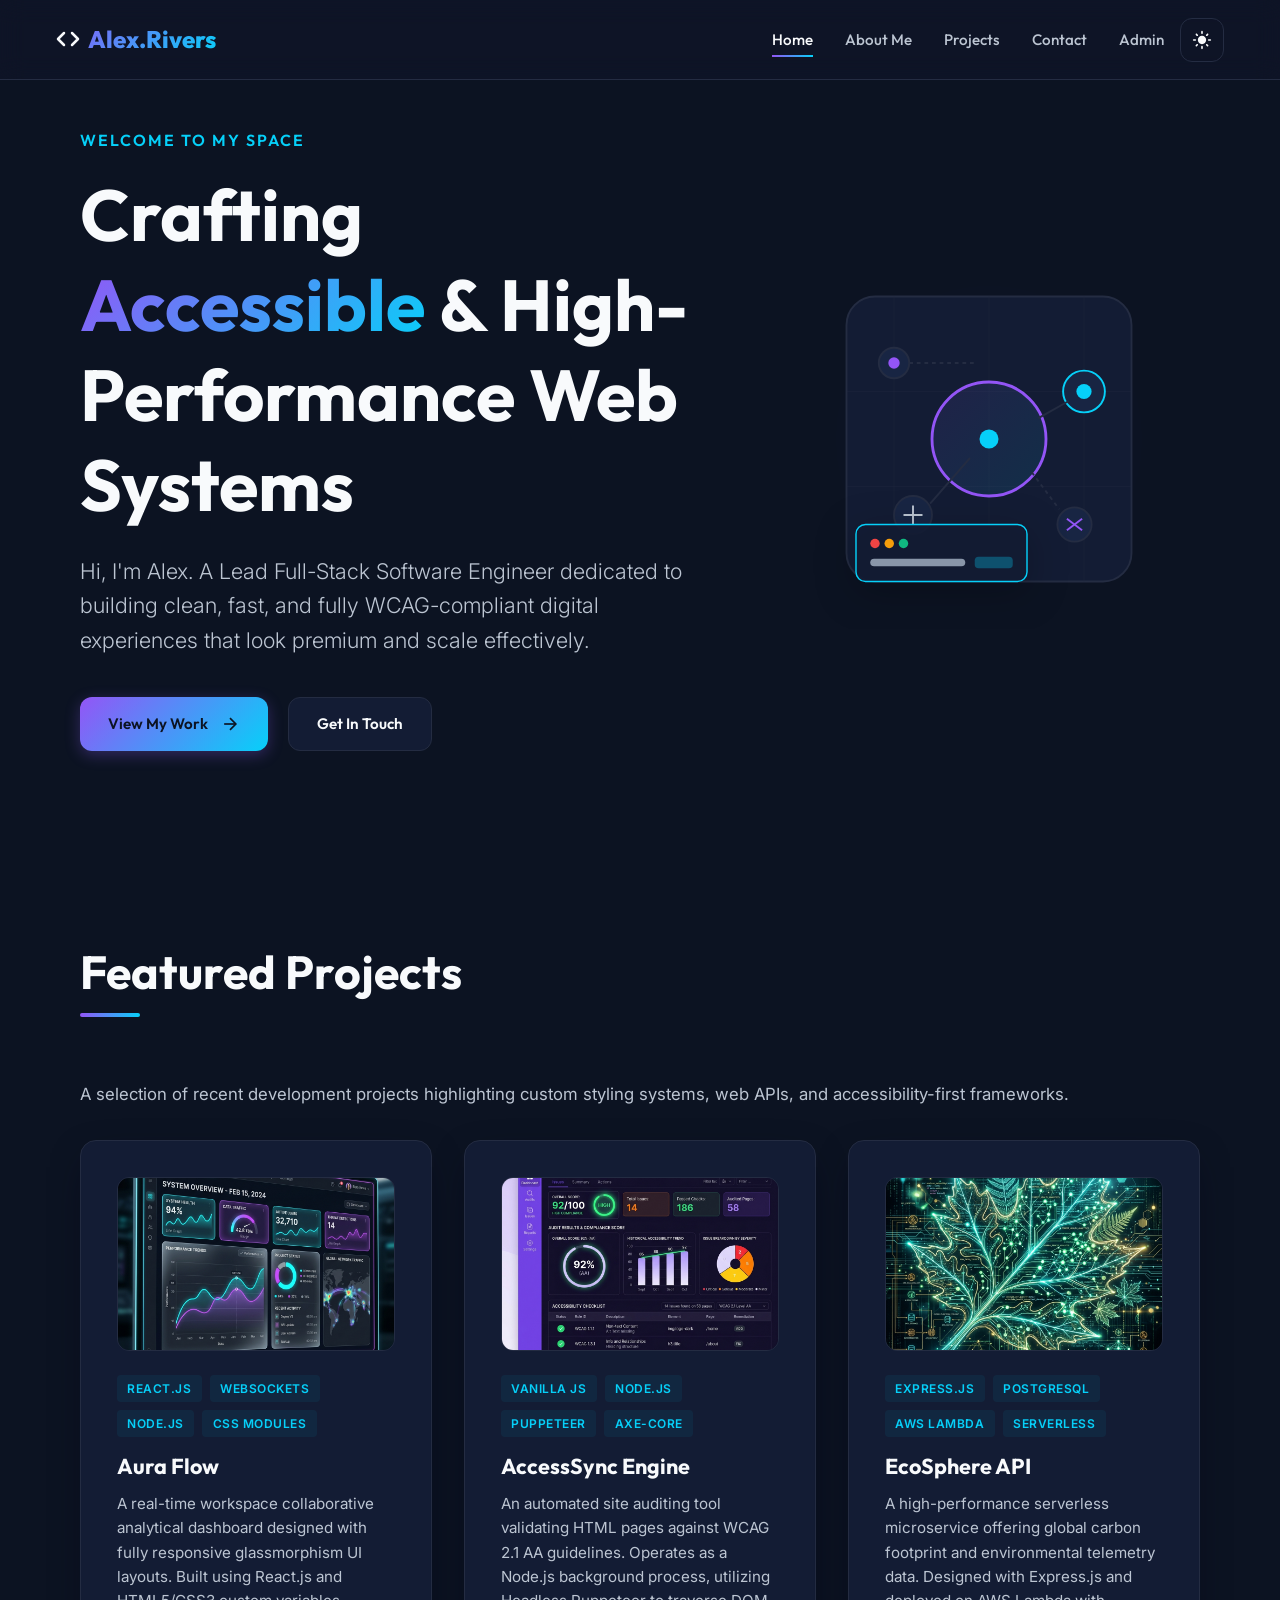
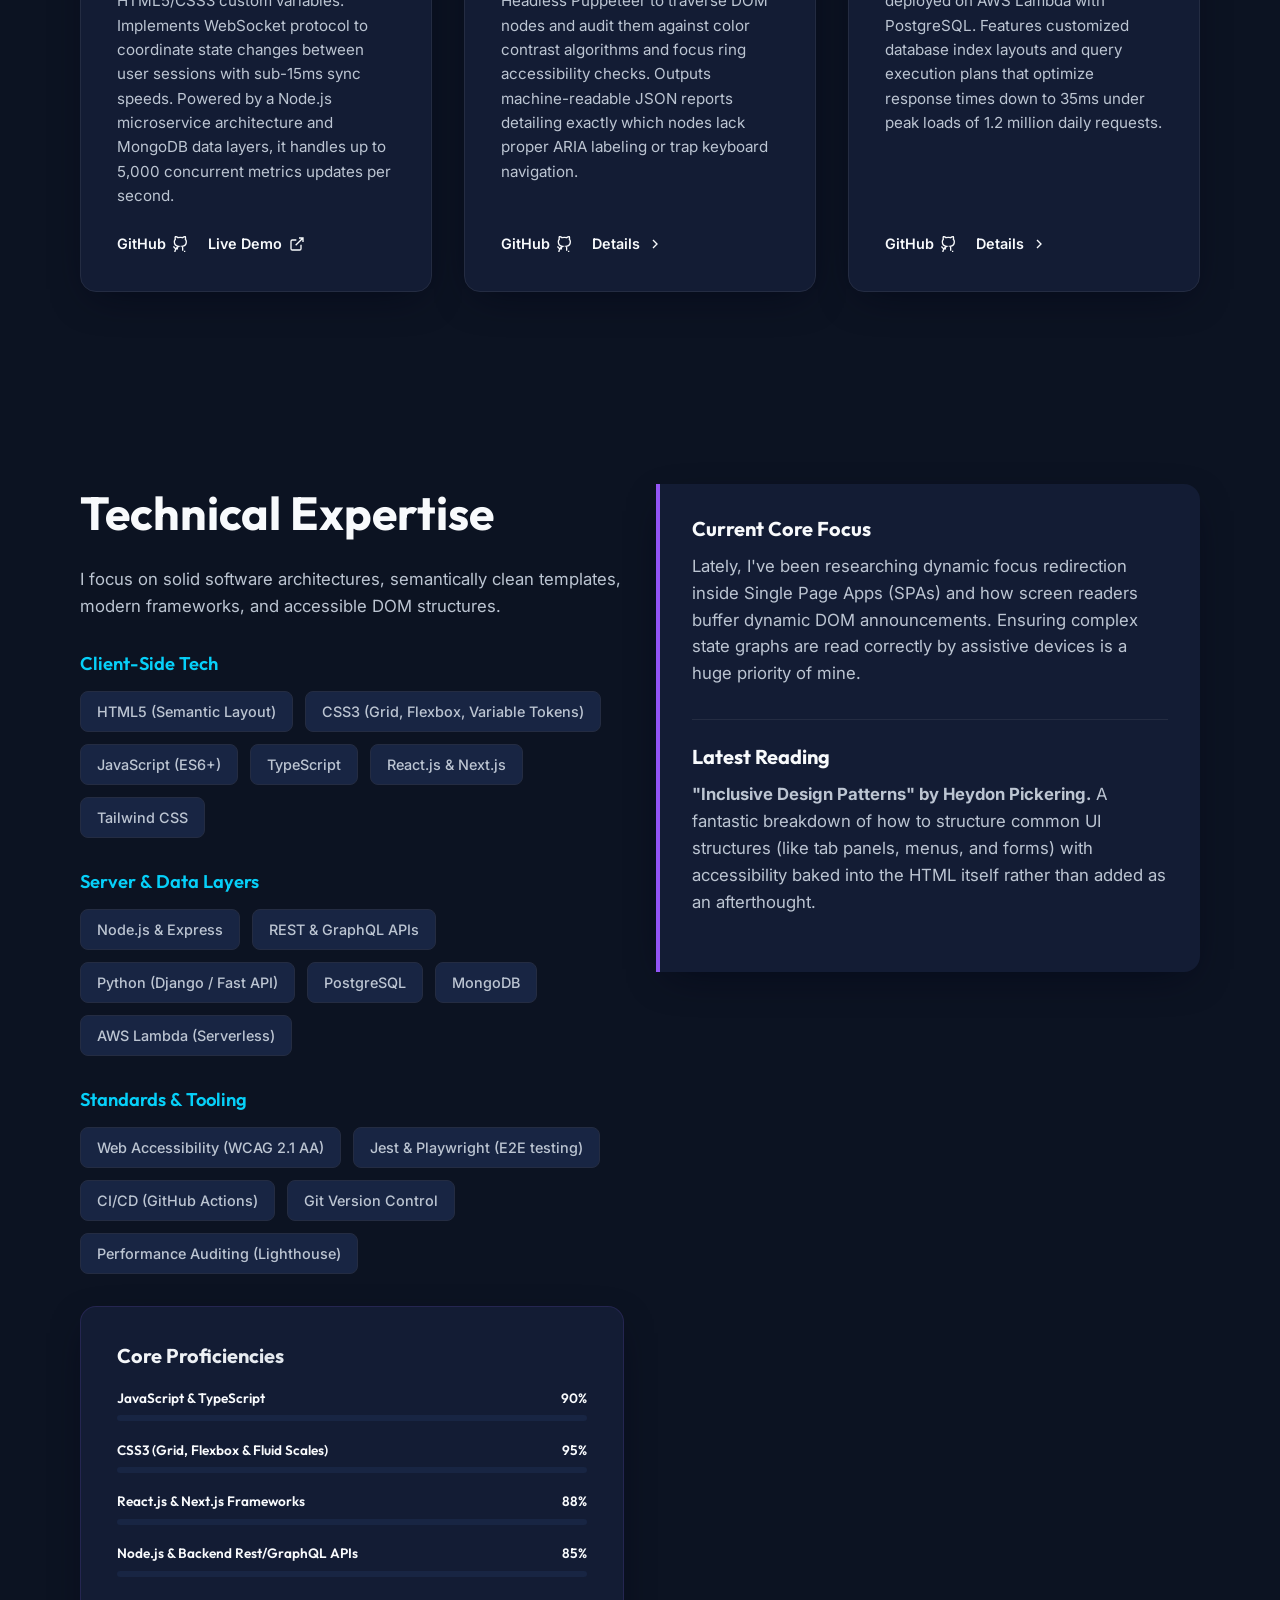
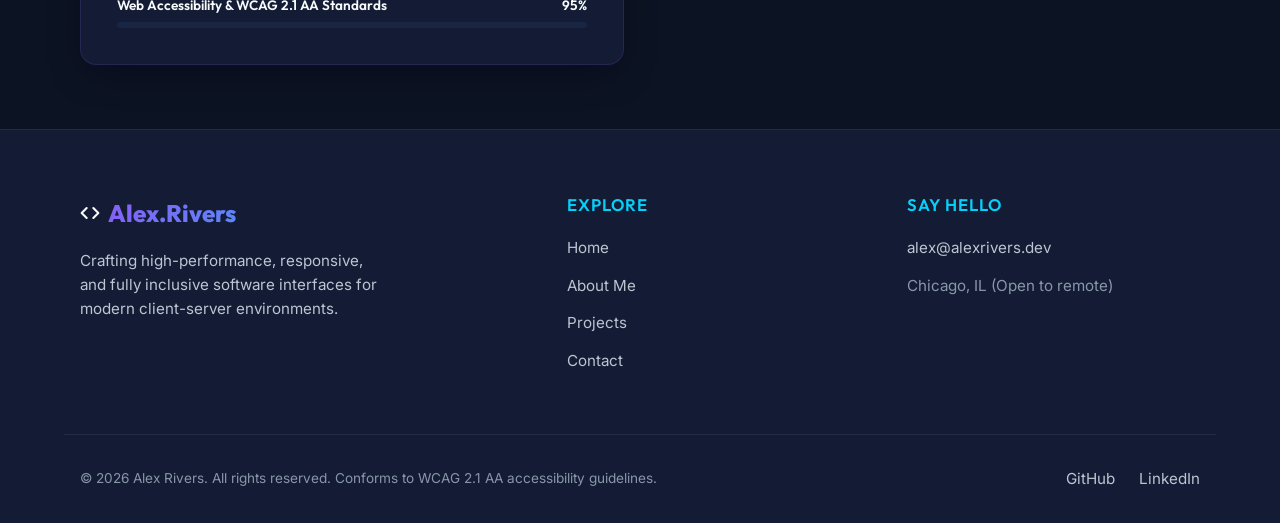
<file: index.html>
<!DOCTYPE html>
<html lang="en">
<head>
  <meta charset="UTF-8">
  <meta name="viewport" content="width=device-width, initial-scale=1.0">
  
  <!-- SEO Meta Tags -->
  <title>Alex Rivers | Lead Full-Stack Engineer & Accessibility Advocate</title>
  <meta name="description" content="Portfolio of Alex Rivers, a Lead Full-Stack Software Engineer specializing in modern JavaScript/TypeScript, React, Node.js, and semantic web accessibility.">
  <meta name="keywords" content="Alex Rivers, Full Stack Developer, Software Engineer, React Developer, Accessibility Specialist, WCAG Compliance, Web Developer Portfolio">
  <meta name="author" content="Alex Rivers">
  <meta name="robots" content="index, follow">
  
  <!-- Open Graph / Facebook Meta Tags -->
  <meta property="og:type" content="website">
  <meta property="og:url" content="https://alexrivers.dev/">
  <meta property="og:title" content="Alex Rivers | Lead Full-Stack Engineer & Accessibility Advocate">
  <meta property="og:description" content="Portfolio of Alex Rivers, a Lead Full-Stack Software Engineer specializing in modern JavaScript/TypeScript, React, Node.js, and semantic web accessibility.">
  <meta property="og:image" content="assets/images/profile.png">
  
  <!-- Twitter Card Meta Tags -->
  <meta name="twitter:card" content="summary_large_image">
  <meta name="twitter:title" content="Alex Rivers | Lead Full-Stack Engineer & Accessibility Advocate">
  <meta name="twitter:description" content="Portfolio of Alex Rivers, a Lead Full-Stack Software Engineer specializing in modern JavaScript/TypeScript, React, Node.js, and semantic web accessibility.">
  <meta name="twitter:image" content="assets/images/profile.png">
  
  <!-- Stylesheets -->
  <link rel="stylesheet" href="assets/css/styles.css">
</head>
<body>

  <!-- Keyboard Accessibility: Skip to Main Content Link -->
  <a href="#main-content" class="skip-link">Skip to main content</a>

  <!-- Header Navigation Landmark -->
  <header class="header">
    <div class="container nav-container">
      <!-- Logo Branding -->
      <a href="index.html" class="logo" aria-label="Alex Rivers Home">
        <svg width="24" height="24" viewBox="0 0 24 24" fill="none" stroke="currentColor" stroke-width="2.5" stroke-linecap="round" stroke-linejoin="round" aria-hidden="true">
          <polyline points="16 18 22 12 16 6"></polyline>
          <polyline points="8 6 2 12 8 18"></polyline>
        </svg>
        <span>Alex.Rivers</span>
      </a>

      <!-- Navigation & Action Controls -->
      <div class="nav-actions">
        <nav aria-label="Primary site navigation">
          <ul id="nav-links" class="nav-links">
            <li><a href="index.html" class="nav-link">Home</a></li>
            <li><a href="about.html" class="nav-link">About Me</a></li>
            <li><a href="projects.html" class="nav-link">Projects</a></li>
            <li><a href="contact.html" class="nav-link">Contact</a></li>
            <li><a href="admin.html" class="nav-link">Admin</a></li>
          </ul>
        </nav>

        <!-- Theme Toggle Switch -->
        <button id="theme-toggle" class="theme-toggle" aria-label="Switch to light theme" title="Switch to light theme">
          <svg class="sun-icon" viewBox="0 0 24 24" aria-hidden="true">
            <path d="M12 7c-2.76 0-5 2.24-5 5s2.24 5 5 5 5-2.24 5-5-2.24-5-5-5zM2 13h2c.55 0 1-.45 1-1s-.45-1-1-1H2c-.55 0-1 .45-1 1s.45 1 1 1zm18 0h2c.55 0 1-.45 1-1s-.45-1-1-1h-2c-.55 0-1 .45-1 1s.45 1 1 1zM11 2v2c0 .55.45 1 1 1s1-.45 1-1V2c0-.55-.45-1-1-1s-1 .45-1 1zm0 18v2c0 .55.45 1 1 1s1-.45 1-1v-2c0-.55-.45-1-1-1s-1 .45-1 1zM5.99 4.58c-.39-.39-1.03-.39-1.41 0s-.39 1.03 0 1.41l1.06 1.06c.39.39 1.03.39 1.41 0s.39-1.03 0-1.41L5.99 4.58zm12.37 12.37c-.39-.39-1.03-.39-1.41 0s-.39 1.03 0 1.41l1.06 1.06c.39.39 1.03.39 1.41 0s.39-1.03 0-1.41l-1.06-1.06zm1.06-12.37c-.39-.39-1.02-.39-1.41 0l-1.06 1.06c-.39.39-.39 1.03 0 1.41s1.03.39 1.41 0l1.06-1.06c.38-.38.38-1.02 0-1.41zM6.99 17.01c-.39-.39-1.03-.39-1.41 0l-1.06 1.06c-.39.39-.39 1.03 0 1.41s1.03.39 1.41 0l1.06-1.06c.39-.38.39-1.02 0-1.41z"/>
          </svg>
          <svg class="moon-icon" viewBox="0 0 24 24" aria-hidden="true">
            <path d="M12.3 22c4.4 0 8.3-2.7 9.8-6.7-1.1.5-2.4.7-3.7.7-5.5 0-10-4.5-10-10 0-1.3.2-2.6.7-3.7C5.1 3.7 2.4 7.6 2.4 12c0 5.5 4.5 10 9.9 10z"/>
          </svg>
        </button>

        <!-- Mobile Hamburg Menu Toggle -->
        <button id="menu-toggle" class="menu-toggle" aria-expanded="false" aria-controls="nav-links" aria-label="Open mobile navigation menu" title="Open navigation menu">
          <svg width="24" height="24" viewBox="0 0 24 24" fill="none" stroke="currentColor" stroke-width="2" stroke-linecap="round" stroke-linejoin="round" aria-hidden="true">
            <path d="M4 6h16"></path>
            <path d="M4 12h16"></path>
            <path d="M4 18h16"></path>
          </svg>
        </button>
      </div>
    </div>
  </header>

  <!-- Main Content Area Landmark -->
  <main id="main-content" class="container">
    
    <!-- Hero Section -->
    <section class="section hero-grid" aria-label="Welcome and introduction">
      <div class="hero-content reveal">
        <span class="hero-tagline">Welcome to my space</span>
        <h1 class="hero-title">Crafting <span>Accessible</span> & High-Performance Web Systems</h1>
        <p class="lead">Hi, I'm Alex. A Lead Full-Stack Software Engineer dedicated to building clean, fast, and fully WCAG-compliant digital experiences that look premium and scale effectively.</p>
        <div class="hero-actions">
          <a href="projects.html" class="btn btn-primary" aria-label="Browse all engineering projects">
            <span>View My Work</span>
            <svg class="btn-icon" viewBox="0 0 24 24" aria-hidden="true">
              <line x1="5" y1="12" x2="19" y2="12"></line>
              <polyline points="12 5 19 12 12 19"></polyline>
            </svg>
          </a>
          <a href="contact.html" class="btn btn-secondary" aria-label="Contact Alex Rivers">
            <span>Get In Touch</span>
          </a>
        </div>
      </div>

      <div class="hero-visual reveal reveal-delay-2">
        <div class="hero-glow-bg" aria-hidden="true"></div>
        <!-- Stylized abstract SVG illustration reflecting frontend accessibility and clean backend nodes -->
        <svg class="hero-illustration" viewBox="0 0 400 400" fill="none" xmlns="http://www.w3.org/2000/svg" role="img" aria-label="Abstract software architecture illustration representing serverless nodes and user interface overlays">
          <rect x="50" y="50" width="300" height="300" rx="30" fill="var(--bg-secondary)" stroke="var(--border-color)" stroke-width="2"/>
          <!-- Grid backdrop -->
          <path d="M100 50v300M200 50v300M300 50v300M50 150h300M50 250h300" stroke="var(--border-color)" stroke-opacity="0.3" stroke-width="1"/>
          <!-- Code structures -->
          <circle cx="200" cy="200" r="60" fill="url(#violetGradient)" fill-opacity="0.1" stroke="var(--accent-primary)" stroke-width="3"/>
          <circle cx="200" cy="200" r="10" fill="var(--accent-secondary)"/>
          
          <!-- Outer floating nodes -->
          <circle cx="100" cy="120" r="16" fill="var(--bg-tertiary)" stroke="var(--border-color)" stroke-width="2"/>
          <circle cx="100" cy="120" r="6" fill="var(--accent-primary)"/>
          <path d="M116 120h68" stroke="var(--border-color)" stroke-width="2" stroke-dasharray="4 4"/>
          
          <circle cx="300" cy="150" r="22" fill="var(--bg-tertiary)" stroke="var(--accent-secondary)" stroke-width="2"/>
          <circle cx="300" cy="150" r="8" fill="var(--accent-secondary)"/>
          <path d="M252 178l32-18" stroke="var(--border-color)" stroke-width="2"/>

          <circle cx="120" cy="280" r="20" fill="var(--bg-tertiary)" stroke="var(--border-color)" stroke-width="2"/>
          <path d="M110 280h20M120 270v20" stroke="var(--text-secondary)" stroke-width="2"/>
          <path d="M138 268l42-48" stroke="var(--border-color)" stroke-width="2"/>

          <circle cx="290" cy="290" r="18" fill="var(--bg-tertiary)" stroke="var(--border-color)" stroke-width="2"/>
          <path d="M282 284l16 12M298 284l-16 12" stroke="var(--accent-primary)" stroke-width="2"/>
          <path d="M245 235l29 39" stroke="var(--border-color)" stroke-width="2" stroke-dasharray="4 4"/>

          <!-- UI Window Overlay -->
          <g transform="translate(60, 290)" filter="drop-shadow(0 10px 20px rgba(0,0,0,0.25))">
            <rect width="180" height="60" rx="10" fill="var(--bg-secondary)" fill-opacity="0.9" stroke="var(--accent-secondary)" stroke-width="1.5"/>
            <circle cx="20" cy="20" r="5" fill="#ef4444"/>
            <circle cx="35" cy="20" r="5" fill="#f59e0b"/>
            <circle cx="50" cy="20" r="5" fill="#10b981"/>
            <rect x="15" y="36" width="100" height="8" rx="4" fill="var(--text-muted)"/>
            <rect x="125" y="34" width="40" height="12" rx="4" fill="var(--accent-secondary)" fill-opacity="0.3"/>
          </g>
          
          <!-- Definitions -->
          <defs>
            <linearGradient id="violetGradient" x1="140" y1="140" x2="260" y2="260" gradientUnits="userSpaceOnUse">
              <stop stop-color="var(--accent-primary)"/>
              <stop offset="1" stop-color="var(--accent-secondary)"/>
            </linearGradient>
          </defs>
        </svg>
      </div>
    </section>

    <!-- Featured Projects Grid section -->
    <section class="section" aria-labelledby="featured-projects-title">
      <div class="reveal">
        <h2 id="featured-projects-title" class="section-title">Featured Projects</h2>
        <p>A selection of recent development projects highlighting custom styling systems, web APIs, and accessibility-first frameworks.</p>
      </div>

      <div id="featured-projects-grid" class="grid-3 reveal reveal-delay-2" style="margin-top: 2rem;">
        
        <!-- Project 1 -->
        <article class="card project-card">
          <div class="project-image-wrapper">
            <img src="assets/images/aura-flow.png" alt="Visual mockup of Aura Flow workspace analytics dashboard" class="project-image" loading="lazy">
          </div>
          <div class="project-tags">
            <span class="project-tag">HTML5 / CSS3</span>
            <span class="project-tag">WebSockets</span>
            <span class="project-tag">React</span>
          </div>
          <h3 class="project-title">Aura Flow</h3>
          <p class="project-description">A real-time workspace collaborative analytical dashboard designed with fully responsive glassmorphism UI layouts.</p>
          <div class="project-links">
            <a href="https://github.com" class="project-link" target="_blank" rel="noopener" aria-label="View Aura Flow source code on GitHub">
              <span>GitHub</span>
              <svg width="16" height="16" viewBox="0 0 24 24" fill="none" stroke="currentColor" stroke-width="2" stroke-linecap="round" stroke-linejoin="round" aria-hidden="true"><path d="M9 19c-5 1.5-5-2.5-7-3m14 6v-3.87a3.37 3.37 0 0 0-.94-2.61c3.14-.35 6.44-1.54 6.44-7A5.44 5.44 0 0 0 20 4.77 5.07 5.07 0 0 0 19.91 1S18.73.65 16 2.48a13.38 13.38 0 0 0-7 0C6.27.65 5.09 1 5.09 1A5.07 5.07 0 0 0 5 4.77a5.44 5.44 0 0 0-1.5 3.78c0 5.42 3.3 6.61 6.44 7A3.37 3.37 0 0 0 9 18.13V22"></path></svg>
            </a>
            <a href="projects.html" class="project-link" aria-label="Read details about Aura Flow project">
              <span>Details</span>
              <svg width="16" height="16" viewBox="0 0 24 24" fill="none" stroke="currentColor" stroke-width="2" stroke-linecap="round" stroke-linejoin="round" aria-hidden="true"><polyline points="9 18 15 12 9 6"></polyline></svg>
            </a>
          </div>
        </article>

        <!-- Project 2 -->
        <article class="card project-card">
          <div class="project-image-wrapper">
            <img src="assets/images/access-sync.png" alt="User interface details of AccessSync compliance auditor reporting tool" class="project-image" loading="lazy">
          </div>
          <div class="project-tags">
            <span class="project-tag">Vanilla JS</span>
            <span class="project-tag">Node.js</span>
            <span class="project-tag">Puppeteer</span>
          </div>
          <h3 class="project-title">AccessSync Engine</h3>
          <p class="project-description">An automated site auditor tool validating DOM nodes against WCAG 2.1 contrast rules and accessibility criteria.</p>
          <div class="project-links">
            <a href="https://github.com" class="project-link" target="_blank" rel="noopener" aria-label="View AccessSync source code on GitHub">
              <span>GitHub</span>
              <svg width="16" height="16" viewBox="0 0 24 24" fill="none" stroke="currentColor" stroke-width="2" stroke-linecap="round" stroke-linejoin="round" aria-hidden="true"><path d="M9 19c-5 1.5-5-2.5-7-3m14 6v-3.87a3.37 3.37 0 0 0-.94-2.61c3.14-.35 6.44-1.54 6.44-7A5.44 5.44 0 0 0 20 4.77 5.07 5.07 0 0 0 19.91 1S18.73.65 16 2.48a13.38 13.38 0 0 0-7 0C6.27.65 5.09 1 5.09 1A5.07 5.07 0 0 0 5 4.77a5.44 5.44 0 0 0-1.5 3.78c0 5.42 3.3 6.61 6.44 7A3.37 3.37 0 0 0 9 18.13V22"></path></svg>
            </a>
            <a href="projects.html" class="project-link" aria-label="Read details about AccessSync project">
              <span>Details</span>
              <svg width="16" height="16" viewBox="0 0 24 24" fill="none" stroke="currentColor" stroke-width="2" stroke-linecap="round" stroke-linejoin="round" aria-hidden="true"><polyline points="9 18 15 12 9 6"></polyline></svg>
            </a>
          </div>
        </article>

        <!-- Project 3 -->
        <article class="card project-card">
          <div class="project-image-wrapper">
            <img src="assets/images/ecosphere.png" alt="Diagram visualization of carbon-neutral EcoSphere microservice nodes" class="project-image" loading="lazy">
          </div>
          <div class="project-tags">
            <span class="project-tag">Express.js</span>
            <span class="project-tag">AWS Lambda</span>
            <span class="project-tag">PostgreSQL</span>
          </div>
          <h3 class="project-title">EcoSphere API</h3>
          <p class="project-description">A high-performance serverless microservice offering environmental data analytics with optimized query execution.</p>
          <div class="project-links">
            <a href="https://github.com" class="project-link" target="_blank" rel="noopener" aria-label="View EcoSphere source code on GitHub">
              <span>GitHub</span>
              <svg width="16" height="16" viewBox="0 0 24 24" fill="none" stroke="currentColor" stroke-width="2" stroke-linecap="round" stroke-linejoin="round" aria-hidden="true"><path d="M9 19c-5 1.5-5-2.5-7-3m14 6v-3.87a3.37 3.37 0 0 0-.94-2.61c3.14-.35 6.44-1.54 6.44-7A5.44 5.44 0 0 0 20 4.77 5.07 5.07 0 0 0 19.91 1S18.73.65 16 2.48a13.38 13.38 0 0 0-7 0C6.27.65 5.09 1 5.09 1A5.07 5.07 0 0 0 5 4.77a5.44 5.44 0 0 0-1.5 3.78c0 5.42 3.3 6.61 6.44 7A3.37 3.37 0 0 0 9 18.13V22"></path></svg>
            </a>
            <a href="projects.html" class="project-link" aria-label="Read details about EcoSphere project">
              <span>Details</span>
              <svg width="16" height="16" viewBox="0 0 24 24" fill="none" stroke="currentColor" stroke-width="2" stroke-linecap="round" stroke-linejoin="round" aria-hidden="true"><polyline points="9 18 15 12 9 6"></polyline></svg>
            </a>
          </div>
        </article>

      </div>
    </section>

    <!-- Skills and Sidebar Section -->
    <section class="section grid-2" aria-label="Skills overview and focus highlights">
      
      <!-- Skills Section -->
      <div class="reveal">
        <h2 id="skills-title">Technical Expertise</h2>
        <p>I focus on solid software architectures, semantically clean templates, modern frameworks, and accessible DOM structures.</p>
        
        <div style="margin-top: 2rem;">
          <!-- Frontend List -->
          <div class="skills-category">
            <h3 class="skills-category-title">Client-Side Tech</h3>
            <ul class="skills-list" aria-label="Client side languages and libraries">
              <li class="skill-tag">HTML5 (Semantic Layout)</li>
              <li class="skill-tag">CSS3 (Grid, Flexbox, Variable Tokens)</li>
              <li class="skill-tag">JavaScript (ES6+)</li>
              <li class="skill-tag">TypeScript</li>
              <li class="skill-tag">React.js & Next.js</li>
              <li class="skill-tag">Tailwind CSS</li>
            </ul>
          </div>

          <!-- Backend List -->
          <div class="skills-category">
            <h3 class="skills-category-title">Server & Data Layers</h3>
            <ul class="skills-list" aria-label="Server and database technologies">
              <li class="skill-tag">Node.js & Express</li>
              <li class="skill-tag">REST & GraphQL APIs</li>
              <li class="skill-tag">Python (Django / Fast API)</li>
              <li class="skill-tag">PostgreSQL</li>
              <li class="skill-tag">MongoDB</li>
              <li class="skill-tag">AWS Lambda (Serverless)</li>
            </ul>
          </div>

          <!-- Quality List -->
          <div class="skills-category">
            <h3 class="skills-category-title">Standards & Tooling</h3>
            <ul class="skills-list" aria-label="Testing and quality tooling">
              <li class="skill-tag">Web Accessibility (WCAG 2.1 AA)</li>
              <li class="skill-tag">Jest & Playwright (E2E testing)</li>
              <li class="skill-tag">CI/CD (GitHub Actions)</li>
              <li class="skill-tag">Git Version Control</li>
              <li class="skill-tag">Performance Auditing (Lighthouse)</li>
            </ul>
          </div>
        </div>

        <!-- Animated Skill Progress Indicators (Core Proficiencies) -->
        <div class="proficiency-container card glass-panel" style="margin-top: 2rem; border-color: rgba(var(--accent-primary-rgb), 0.15);">
          <h3 style="font-size: 1.25rem; margin-bottom: 1.25rem; background: linear-gradient(135deg, var(--text-primary), var(--text-secondary)); -webkit-background-clip: text; -webkit-text-fill-color: transparent;">Core Proficiencies</h3>
          <div class="skill-progress-wrapper" style="display: flex; flex-direction: column; gap: 1.15rem;">
            
            <!-- JavaScript & TypeScript -->
            <div class="skill-progress-item">
              <div class="skill-progress-info" style="display: flex; justify-content: space-between; font-size: 0.85rem; font-weight: 600; margin-bottom: 0.35rem; font-family: var(--font-heading);">
                <span>JavaScript & TypeScript</span>
                <span class="skill-percent-label">90%</span>
              </div>
              <div class="skill-progress-bar-bg" style="background-color: var(--bg-tertiary); height: 6px; border-radius: 3px; overflow: hidden;" aria-hidden="true">
                <div class="skill-progress-bar-fill" data-progress="90%" style="width: 0%; background: linear-gradient(90deg, var(--accent-primary), var(--accent-secondary)); height: 100%; border-radius: 3px; transition: width 1.2s cubic-bezier(0.16, 1, 0.3, 1);"></div>
              </div>
            </div>

            <!-- CSS Grid / Flexbox / Responsive Architecture -->
            <div class="skill-progress-item">
              <div class="skill-progress-info" style="display: flex; justify-content: space-between; font-size: 0.85rem; font-weight: 600; margin-bottom: 0.35rem; font-family: var(--font-heading);">
                <span>CSS3 (Grid, Flexbox & Fluid Scales)</span>
                <span class="skill-percent-label">95%</span>
              </div>
              <div class="skill-progress-bar-bg" style="background-color: var(--bg-tertiary); height: 6px; border-radius: 3px; overflow: hidden;" aria-hidden="true">
                <div class="skill-progress-bar-fill" data-progress="95%" style="width: 0%; background: linear-gradient(90deg, var(--accent-primary), var(--accent-secondary)); height: 100%; border-radius: 3px; transition: width 1.2s cubic-bezier(0.16, 1, 0.3, 1);"></div>
              </div>
            </div>

            <!-- React & Next.js Frameworks -->
            <div class="skill-progress-item">
              <div class="skill-progress-info" style="display: flex; justify-content: space-between; font-size: 0.85rem; font-weight: 600; margin-bottom: 0.35rem; font-family: var(--font-heading);">
                <span>React.js & Next.js Frameworks</span>
                <span class="skill-percent-label">88%</span>
              </div>
              <div class="skill-progress-bar-bg" style="background-color: var(--bg-tertiary); height: 6px; border-radius: 3px; overflow: hidden;" aria-hidden="true">
                <div class="skill-progress-bar-fill" data-progress="88%" style="width: 0%; background: linear-gradient(90deg, var(--accent-primary), var(--accent-secondary)); height: 100%; border-radius: 3px; transition: width 1.2s cubic-bezier(0.16, 1, 0.3, 1);"></div>
              </div>
            </div>

            <!-- Node.js & Server-Side APIs -->
            <div class="skill-progress-item">
              <div class="skill-progress-info" style="display: flex; justify-content: space-between; font-size: 0.85rem; font-weight: 600; margin-bottom: 0.35rem; font-family: var(--font-heading);">
                <span>Node.js & Backend Rest/GraphQL APIs</span>
                <span class="skill-percent-label">85%</span>
              </div>
              <div class="skill-progress-bar-bg" style="background-color: var(--bg-tertiary); height: 6px; border-radius: 3px; overflow: hidden;" aria-hidden="true">
                <div class="skill-progress-bar-fill" data-progress="85%" style="width: 0%; background: linear-gradient(90deg, var(--accent-primary), var(--accent-secondary)); height: 100%; border-radius: 3px; transition: width 1.2s cubic-bezier(0.16, 1, 0.3, 1);"></div>
              </div>
            </div>

            <!-- Web Accessibility & WCAG Compliance -->
            <div class="skill-progress-item">
              <div class="skill-progress-info" style="display: flex; justify-content: space-between; font-size: 0.85rem; font-weight: 600; margin-bottom: 0.35rem; font-family: var(--font-heading);">
                <span>Web Accessibility & WCAG 2.1 AA Standards</span>
                <span class="skill-percent-label">95%</span>
              </div>
              <div class="skill-progress-bar-bg" style="background-color: var(--bg-tertiary); height: 6px; border-radius: 3px; overflow: hidden;" aria-hidden="true">
                <div class="skill-progress-bar-fill" data-progress="95%" style="width: 0%; background: linear-gradient(90deg, var(--accent-primary), var(--accent-secondary)); height: 100%; border-radius: 3px; transition: width 1.2s cubic-bezier(0.16, 1, 0.3, 1);"></div>
              </div>
            </div>

          </div>
        </div>
      </div>

      <!-- Semantic Sidebar (Aside element) -->
      <aside class="sidebar-aside reveal reveal-delay-2" aria-labelledby="aside-heading">
        <h2 id="aside-heading" class="sr-only">Focus and Updates</h2>
        <div class="aside-block">
          <h3>Current Core Focus</h3>
          <p>Lately, I've been researching dynamic focus redirection inside Single Page Apps (SPAs) and how screen readers buffer dynamic DOM announcements. Ensuring complex state graphs are read correctly by assistive devices is a huge priority of mine.</p>
        </div>
        <div class="aside-block" style="margin-top: 2rem; border-top: 1px solid var(--border-color); padding-top: 1.5rem;">
          <h3>Latest Reading</h3>
          <p><strong>"Inclusive Design Patterns" by Heydon Pickering.</strong> A fantastic breakdown of how to structure common UI structures (like tab panels, menus, and forms) with accessibility baked into the HTML itself rather than added as an afterthought.</p>
        </div>
      </aside>

    </section>

  </main>

  <!-- Footer Landmark -->
  <footer class="footer">
    <div class="container footer-grid">
      <!-- Brand column -->
      <div class="footer-brand">
        <a href="index.html" class="logo" aria-label="Alex Rivers Home">
          <svg width="20" height="20" viewBox="0 0 24 24" fill="none" stroke="currentColor" stroke-width="2.5" stroke-linecap="round" stroke-linejoin="round" aria-hidden="true">
            <polyline points="16 18 22 12 16 6"></polyline>
            <polyline points="8 6 2 12 8 18"></polyline>
          </svg>
          <span>Alex.Rivers</span>
        </a>
        <p>Crafting high-performance, responsive, and fully inclusive software interfaces for modern client-server environments.</p>
      </div>

      <!-- Links Column 1 -->
      <div class="footer-nav">
        <h3 class="footer-nav-title">Explore</h3>
        <ul class="footer-nav-list" aria-label="Footer site navigation links">
          <li><a href="index.html" class="footer-nav-link">Home</a></li>
          <li><a href="about.html" class="footer-nav-link">About Me</a></li>
          <li><a href="projects.html" class="footer-nav-link">Projects</a></li>
          <li><a href="contact.html" class="footer-nav-link">Contact</a></li>
        </ul>
      </div>

      <!-- Contact Info / Brief -->
      <div class="footer-nav">
        <h3 class="footer-nav-title">Say Hello</h3>
        <ul class="footer-nav-list" aria-label="Contact quick links">
          <li><a href="mailto:alex@alexrivers.dev" class="footer-nav-link">alex@alexrivers.dev</a></li>
          <li><span class="footer-nav-link" style="color: var(--text-muted); cursor: default;">Chicago, IL (Open to remote)</span></li>
        </ul>
      </div>
    </div>

    <!-- Copyright & Legal -->
    <div class="container footer-bottom">
      <div class="footer-copyright">
        &copy; 2026 Alex Rivers. All rights reserved. Conforms to WCAG 2.1 AA accessibility guidelines.
      </div>
      <div class="footer-bottom-links">
        <a href="https://github.com" target="_blank" rel="noopener" class="footer-nav-link" aria-label="Visit Alex Rivers GitHub profile">GitHub</a>
        <a href="https://linkedin.com" target="_blank" rel="noopener" class="footer-nav-link" aria-label="Visit Alex Rivers LinkedIn profile">LinkedIn</a>
      </div>
    </div>
  </footer>

  <!-- Scripts -->
  <script src="assets/js/portfolio-data.js"></script>
  <script src="assets/js/main.js"></script>
</body>
</html>
</file>
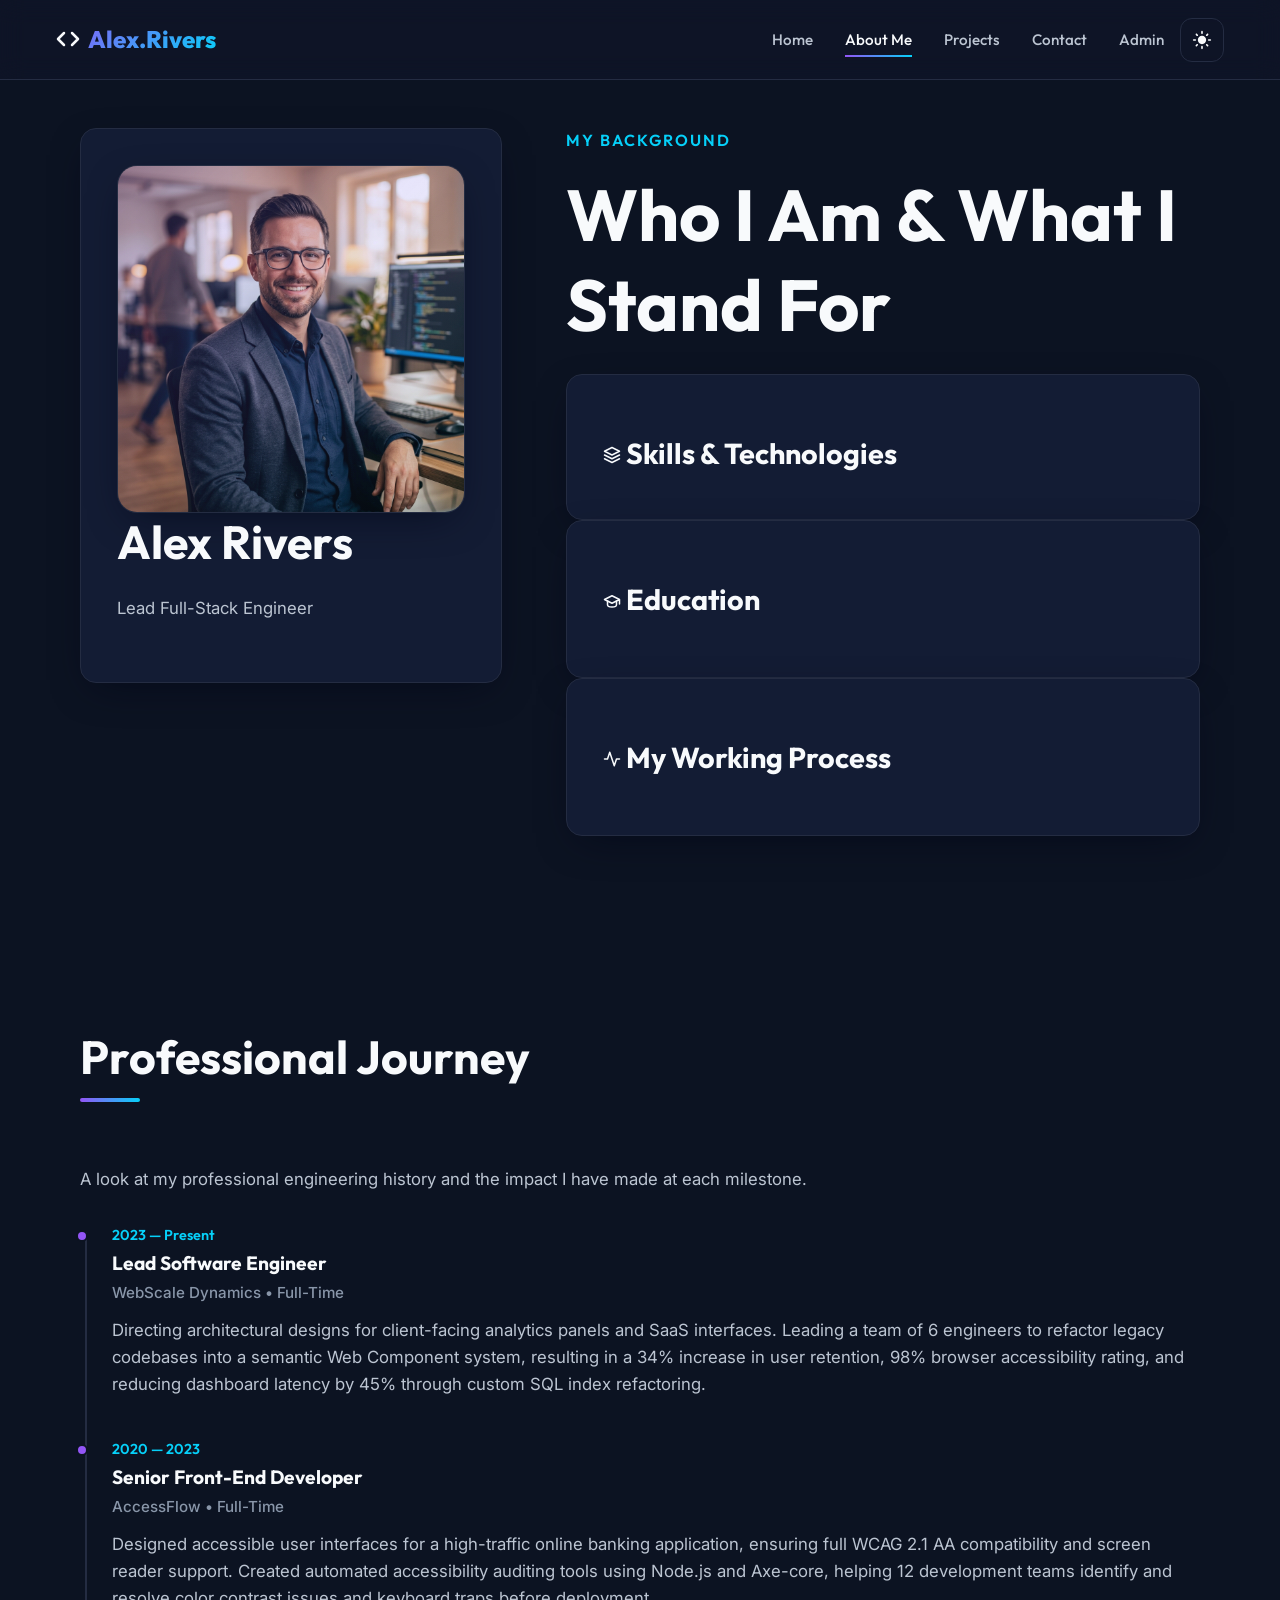
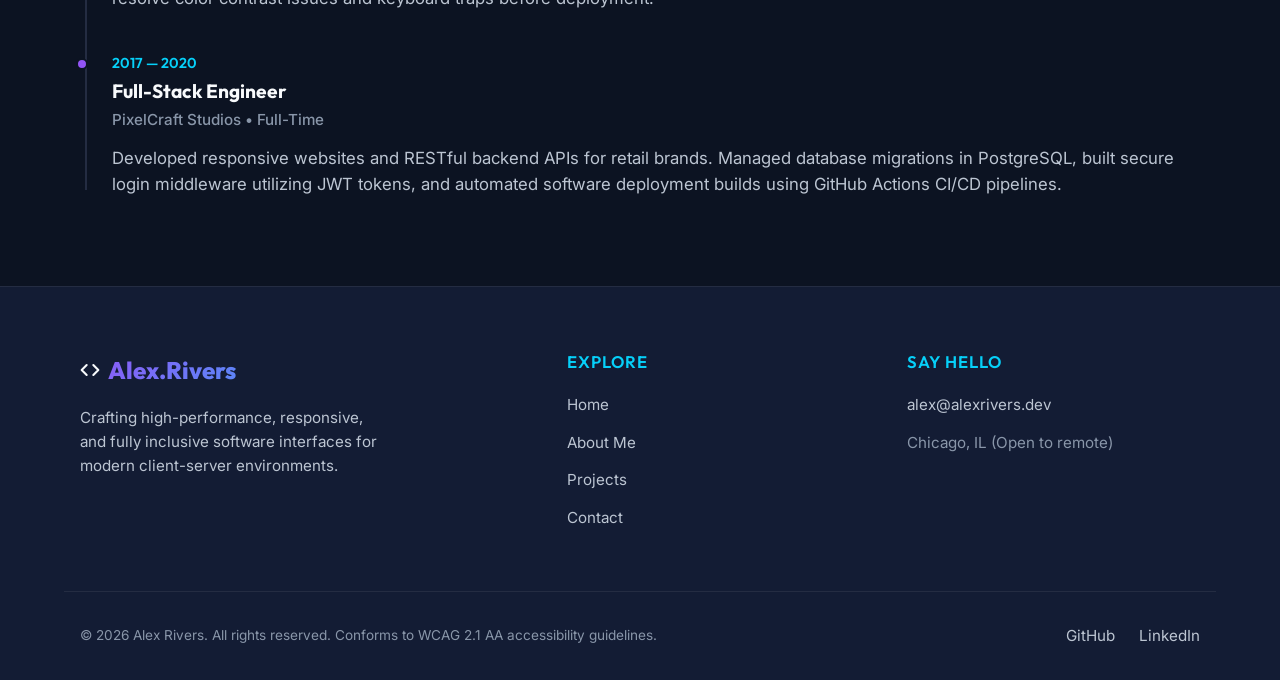
<file: about.html>
<!DOCTYPE html>
<html lang="en">
<head>
  <meta charset="UTF-8">
  <meta name="viewport" content="width=device-width, initial-scale=1.0">
  
  <!-- SEO Meta Tags -->
  <title>About Me | Alex Rivers - Lead Full-Stack Engineer</title>
  <meta name="description" content="Discover the career path, technical philosophy, and experience timeline of Alex Rivers, a Lead Software Engineer specializing in accessible design systems.">
  <meta name="keywords" content="Alex Rivers, Software Engineer Biography, Web Developer Experience, Technical Lead Resume, Accessibility advocate, WCAG developer">
  <meta name="author" content="Alex Rivers">
  <meta name="robots" content="index, follow">
  
  <!-- Open Graph / Facebook Meta Tags -->
  <meta property="og:type" content="website">
  <meta property="og:url" content="https://alexrivers.dev/about.html">
  <meta property="og:title" content="About Me | Alex Rivers - Lead Full-Stack Engineer">
  <meta property="og:description" content="Discover the career path, technical philosophy, and experience timeline of Alex Rivers, a Lead Software Engineer specializing in accessible design systems.">
  <meta property="og:image" content="assets/images/profile.png">
  
  <!-- Stylesheets -->
  <link rel="stylesheet" href="assets/css/styles.css">
</head>
<body>

  <!-- Keyboard Accessibility: Skip to Main Content Link -->
  <a href="#main-content" class="skip-link">Skip to main content</a>

  <!-- Header Navigation Landmark -->
  <header class="header">
    <div class="container nav-container">
      <!-- Logo Branding -->
      <a href="index.html" class="logo" aria-label="Alex Rivers Home">
        <svg width="24" height="24" viewBox="0 0 24 24" fill="none" stroke="currentColor" stroke-width="2.5" stroke-linecap="round" stroke-linejoin="round" aria-hidden="true">
          <polyline points="16 18 22 12 16 6"></polyline>
          <polyline points="8 6 2 12 8 18"></polyline>
        </svg>
        <span>Alex.Rivers</span>
      </a>

      <!-- Navigation & Action Controls -->
      <div class="nav-actions">
        <nav aria-label="Primary site navigation">
          <ul id="nav-links" class="nav-links">
            <li><a href="index.html" class="nav-link">Home</a></li>
            <li><a href="about.html" class="nav-link">About Me</a></li>
            <li><a href="projects.html" class="nav-link">Projects</a></li>
            <li><a href="contact.html" class="nav-link">Contact</a></li>
            <li><a href="admin.html" class="nav-link">Admin</a></li>
          </ul>
        </nav>

        <!-- Theme Toggle Switch -->
        <button id="theme-toggle" class="theme-toggle" aria-label="Switch to light theme" title="Switch to light theme">
          <svg class="sun-icon" viewBox="0 0 24 24" aria-hidden="true">
            <path d="M12 7c-2.76 0-5 2.24-5 5s2.24 5 5 5 5-2.24 5-5-2.24-5-5-5zM2 13h2c.55 0 1-.45 1-1s-.45-1-1-1H2c-.55 0-1 .45-1 1s.45 1 1 1zm18 0h2c.55 0 1-.45 1-1s-.45-1-1-1h-2c-.55 0-1 .45-1 1s.45 1 1 1zM11 2v2c0 .55.45 1 1 1s1-.45 1-1V2c0-.55-.45-1-1-1s-1 .45-1 1zm0 18v2c0 .55.45 1 1 1s1-.45 1-1v-2c0-.55-.45-1-1-1s-1 .45-1 1zM5.99 4.58c-.39-.39-1.03-.39-1.41 0s-.39 1.03 0 1.41l1.06 1.06c.39.39 1.03.39 1.41 0s.39-1.03 0-1.41L5.99 4.58zm12.37 12.37c-.39-.39-1.03-.39-1.41 0s-.39 1.03 0 1.41l1.06 1.06c.39.39 1.03.39 1.41 0s.39-1.03 0-1.41l-1.06-1.06zm1.06-12.37c-.39-.39-1.02-.39-1.41 0l-1.06 1.06c-.39.39-.39 1.03 0 1.41s1.03.39 1.41 0l1.06-1.06c.38-.38.38-1.02 0-1.41zM6.99 17.01c-.39-.39-1.03-.39-1.41 0l-1.06 1.06c-.39.39-.39 1.03 0 1.41s1.03.39 1.41 0l1.06-1.06c.39-.38.39-1.02 0-1.41z"/>
          </svg>
          <svg class="moon-icon" viewBox="0 0 24 24" aria-hidden="true">
            <path d="M12.3 22c4.4 0 8.3-2.7 9.8-6.7-1.1.5-2.4.7-3.7.7-5.5 0-10-4.5-10-10 0-1.3.2-2.6.7-3.7C5.1 3.7 2.4 7.6 2.4 12c0 5.5 4.5 10 9.9 10z"/>
          </svg>
        </button>

        <!-- Mobile Hamburg Menu Toggle -->
        <button id="menu-toggle" class="menu-toggle" aria-expanded="false" aria-controls="nav-links" aria-label="Open mobile navigation menu" title="Open navigation menu">
          <svg width="24" height="24" viewBox="0 0 24 24" fill="none" stroke="currentColor" stroke-width="2" stroke-linecap="round" stroke-linejoin="round" aria-hidden="true">
            <path d="M4 6h16"></path>
            <path d="M4 12h16"></path>
            <path d="M4 18h16"></path>
          </svg>
        </button>
      </div>
    </div>
  </header>

  <!-- Main Content Area Landmark -->
  <main id="main-content" class="container">
    
    <!-- About / Biography Section (Editable In-Place) -->
    <!-- About / Biography Section (Read-Only) -->
    <section id="about-profile-view" class="section about-grid" aria-label="Biography and technical approach">
      
      <!-- Left Profile Sidebar Card -->
      <div class="card about-profile-card reveal">
        <!-- Compact Profile Photo Wrapper -->
        <div class="about-photo-wrapper">
          <div class="about-photo-inner">
            <img src="assets/images/profile.png" alt="Alex Rivers, Lead Full-Stack Engineer" class="about-photo" id="display-profile-img">
          </div>
        </div>
        
        <!-- Profile Card Details -->
        <div class="profile-card-details">
          <!-- Name View -->
          <h2 class="profile-card-name" id="card-profile-name">Alex Rivers</h2>

          <!-- Title View -->
          <p class="profile-card-title" id="card-profile-title">Lead Full-Stack Engineer</p>
          
          <!-- Contact View -->
          <ul class="profile-card-contact" id="card-profile-contact" aria-label="Contact information">
            <!-- Dynamically populated -->
          </ul>
        </div>
      </div>

      <div class="bio-content reveal reveal-delay-1" id="display-bio-content">
        <!-- Biography Tagline View -->
        <span class="hero-tagline" id="display-bio-tagline">My Background</span>

        <!-- Biography Headline View -->
        <h1 class="hero-title" id="display-bio-title">Who I Am & What I Stand For</h1>
        
        <!-- Biography Paragraphs View -->
        <div id="display-bio-paragraphs">
          <!-- Dynamically populated paragraphs -->
        </div>
        
        <!-- Separate Cards Grid on the Right -->
        <div class="about-cards-grid">
          <!-- Column 1: Skills -->
          <div class="about-cards-column">
            <!-- Skills Card -->
            <div class="card profile-card-skills" id="card-profile-skills" aria-label="Technical skills tags">
              <h3>
                <svg width="18" height="18" viewBox="0 0 24 24" fill="none" stroke="currentColor" stroke-width="2" stroke-linecap="round" stroke-linejoin="round" aria-hidden="true"><polygon points="12 2 2 7 12 12 22 7 12 2"></polygon><polyline points="2 17 12 22 22 17"></polyline><polyline points="2 12 12 17 22 12"></polyline></svg>
                <span>Skills & Technologies</span>
              </h3>
              <div id="display-skills-tags-container">
                <!-- Dynamically populated tags -->
              </div>
            </div>
          </div>

          <!-- Column 2: Education & Process -->
          <div class="about-cards-column">
            <!-- Education Card -->
            <div class="card profile-card-education" id="card-profile-education" aria-label="Education background">
              <h3>
                <svg width="18" height="18" viewBox="0 0 24 24" fill="none" stroke="currentColor" stroke-width="2" stroke-linecap="round" stroke-linejoin="round" aria-hidden="true"><path d="M22 10v6M2 10l10-5 10 5-10 5z"></path><path d="M6 12v5c0 2 2 3 6 3s6-1 6-3v-5"></path></svg>
                <span>Education</span>
              </h3>
              <p id="display-education-text"></p>
            </div>
            
            <!-- Working Process Card -->
            <div class="card profile-card-process" id="card-profile-process" aria-label="Working process">
              <h3 id="display-process-title">
                <svg width="18" height="18" viewBox="0 0 24 24" fill="none" stroke="currentColor" stroke-width="2" stroke-linecap="round" stroke-linejoin="round" aria-hidden="true"><polyline points="22 12 18 12 15 21 9 3 6 12 2 12"></polyline></svg>
                <span>My Working Process</span>
              </h3>
              <p id="display-process-text"></p>
            </div>
          </div>
        </div>
      </div>
    </section>

    <!-- Professional Timeline (Experience) Section -->
    <section class="section" aria-labelledby="experience-timeline-title">
      <div class="reveal">
        <h2 id="experience-timeline-title" class="section-title">Professional Journey</h2>
        <p>A look at my professional engineering history and the impact I have made at each milestone.</p>
      </div>

      <!-- Experience Timeline Grid -->
      <div id="experience-timeline-container" class="timeline reveal reveal-delay-2">
        
        <!-- Job 1 -->
        <article class="timeline-item">
          <div class="timeline-marker" aria-hidden="true"></div>
          <div class="timeline-date">2023 — Present</div>
          <h3 class="timeline-title">Lead Software Engineer</h3>
          <div class="timeline-company">WebScale Dynamics • Full-Time</div>
          <p>Orchestrating architectural designs for client-facing analytical panels. Directing a team of 6 engineers in migrating legacy layouts to an accessibility-first component library, resulting in a 34% increase in user retention and a 100% WCAG 2.1 AA compliance rating. Refactored back-end SQL query indexing to reduce dashboard latency by 450ms.</p>
        </article>

        <!-- Job 2 -->
        <article class="timeline-item">
          <div class="timeline-marker" aria-hidden="true"></div>
          <div class="timeline-date">2020 — 2023</div>
          <h3 class="timeline-title">Senior Front-End Developer</h3>
          <div class="timeline-company">AccessFlow • Full-Time</div>
          <p>Created automated accessibility testing engines (utilizing Node.js and Headless Puppeteer) to audit enterprise websites. Designed accessible components for a high-traffic banking platform, ensuring perfect keyboard navigation and screen reader support. Optimized Core Web Vitals across 14 high-traffic templates, pushing Lighthouse performance scores from the 70s to 95+.</p>
        </article>

        <!-- Job 3 -->
        <article class="timeline-item">
          <div class="timeline-marker" aria-hidden="true"></div>
          <div class="timeline-date">2017 — 2020</div>
          <h3 class="timeline-title">Full-Stack Engineer</h3>
          <div class="timeline-company">PixelCraft Studios • Full-Time</div>
          <p>Developed responsive web applications for global e-commerce and retail brands. Programmed secure RESTful endpoints in Express.js and integrated them with PostgreSQL data structures. Standardized Git workflow protocols across developer groups and automated deployment builds with custom CI/CD pipelines.</p>
        </article>

      </div>
    </section>


  </main>

  <!-- Footer Landmark -->
  <footer class="footer">
    <div class="container footer-grid">
      <!-- Brand column -->
      <div class="footer-brand">
        <a href="index.html" class="logo" aria-label="Alex Rivers Home">
          <svg width="20" height="20" viewBox="0 0 24 24" fill="none" stroke="currentColor" stroke-width="2.5" stroke-linecap="round" stroke-linejoin="round" aria-hidden="true">
            <polyline points="16 18 22 12 16 6"></polyline>
            <polyline points="8 6 2 12 8 18"></polyline>
          </svg>
          <span>Alex.Rivers</span>
        </a>
        <p>Crafting high-performance, responsive, and fully inclusive software interfaces for modern client-server environments.</p>
      </div>

      <!-- Links Column 1 -->
      <div class="footer-nav">
        <h3 class="footer-nav-title">Explore</h3>
        <ul class="footer-nav-list" aria-label="Footer site navigation links">
          <li><a href="index.html" class="footer-nav-link">Home</a></li>
          <li><a href="about.html" class="footer-nav-link">About Me</a></li>
          <li><a href="projects.html" class="footer-nav-link">Projects</a></li>
          <li><a href="contact.html" class="footer-nav-link">Contact</a></li>
        </ul>
      </div>

      <!-- Contact Info / Brief -->
      <div class="footer-nav">
        <h3 class="footer-nav-title">Say Hello</h3>
        <ul class="footer-nav-list" aria-label="Contact quick links">
          <li><a href="mailto:alex@alexrivers.dev" class="footer-nav-link">alex@alexrivers.dev</a></li>
          <li><span class="footer-nav-link" style="color: var(--text-muted); cursor: default;">Chicago, IL (Open to remote)</span></li>
        </ul>
      </div>
    </div>

    <!-- Copyright & Legal -->
    <div class="container footer-bottom">
      <div class="footer-copyright">
        &copy; 2026 Alex Rivers. All rights reserved. Conforms to WCAG 2.1 AA accessibility guidelines.
      </div>
      <div class="footer-bottom-links">
        <a href="https://github.com" target="_blank" rel="noopener" class="footer-nav-link" aria-label="Visit Alex Rivers GitHub profile">GitHub</a>
        <a href="https://linkedin.com" target="_blank" rel="noopener" class="footer-nav-link" aria-label="Visit Alex Rivers LinkedIn profile">LinkedIn</a>
      </div>
    </div>
  </footer>

  <!-- Scripts -->
  <script src="assets/js/portfolio-data.js"></script>
  <script src="assets/js/main.js"></script>
</body>
</html>
</file>
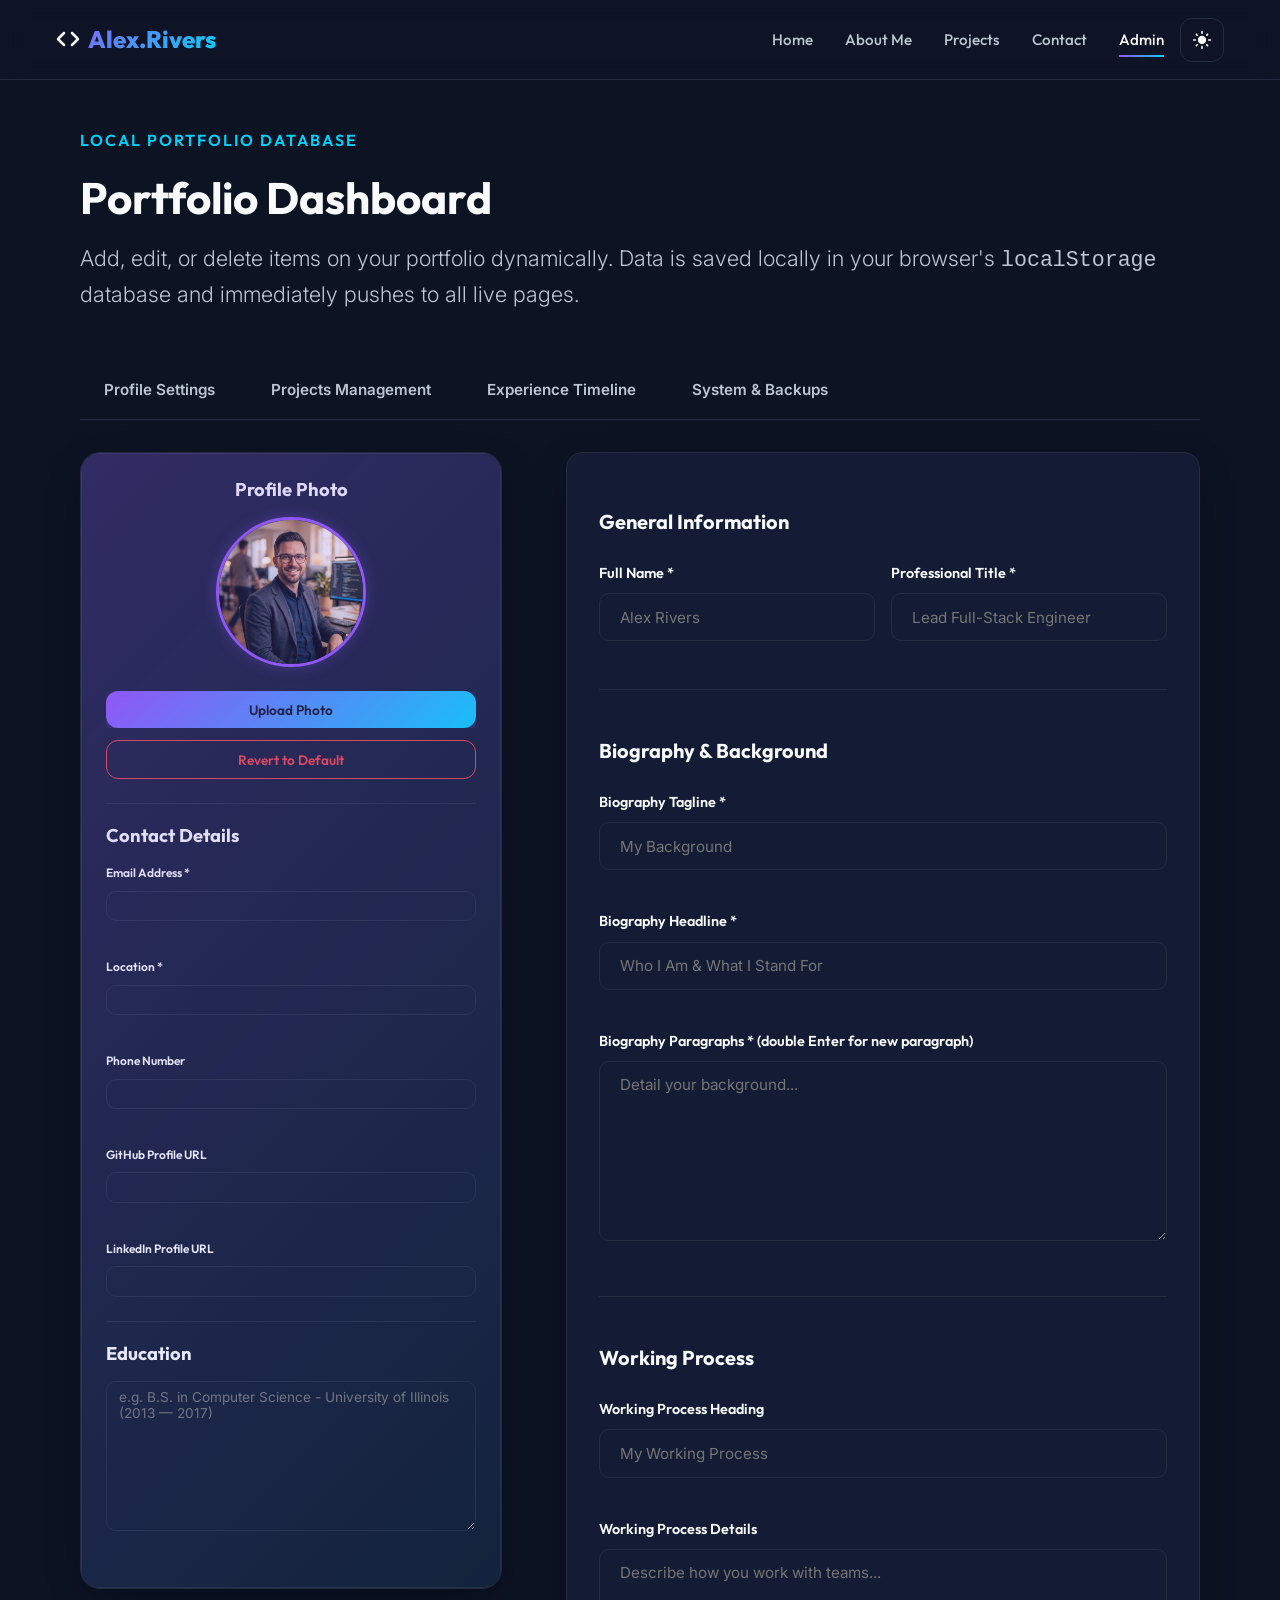
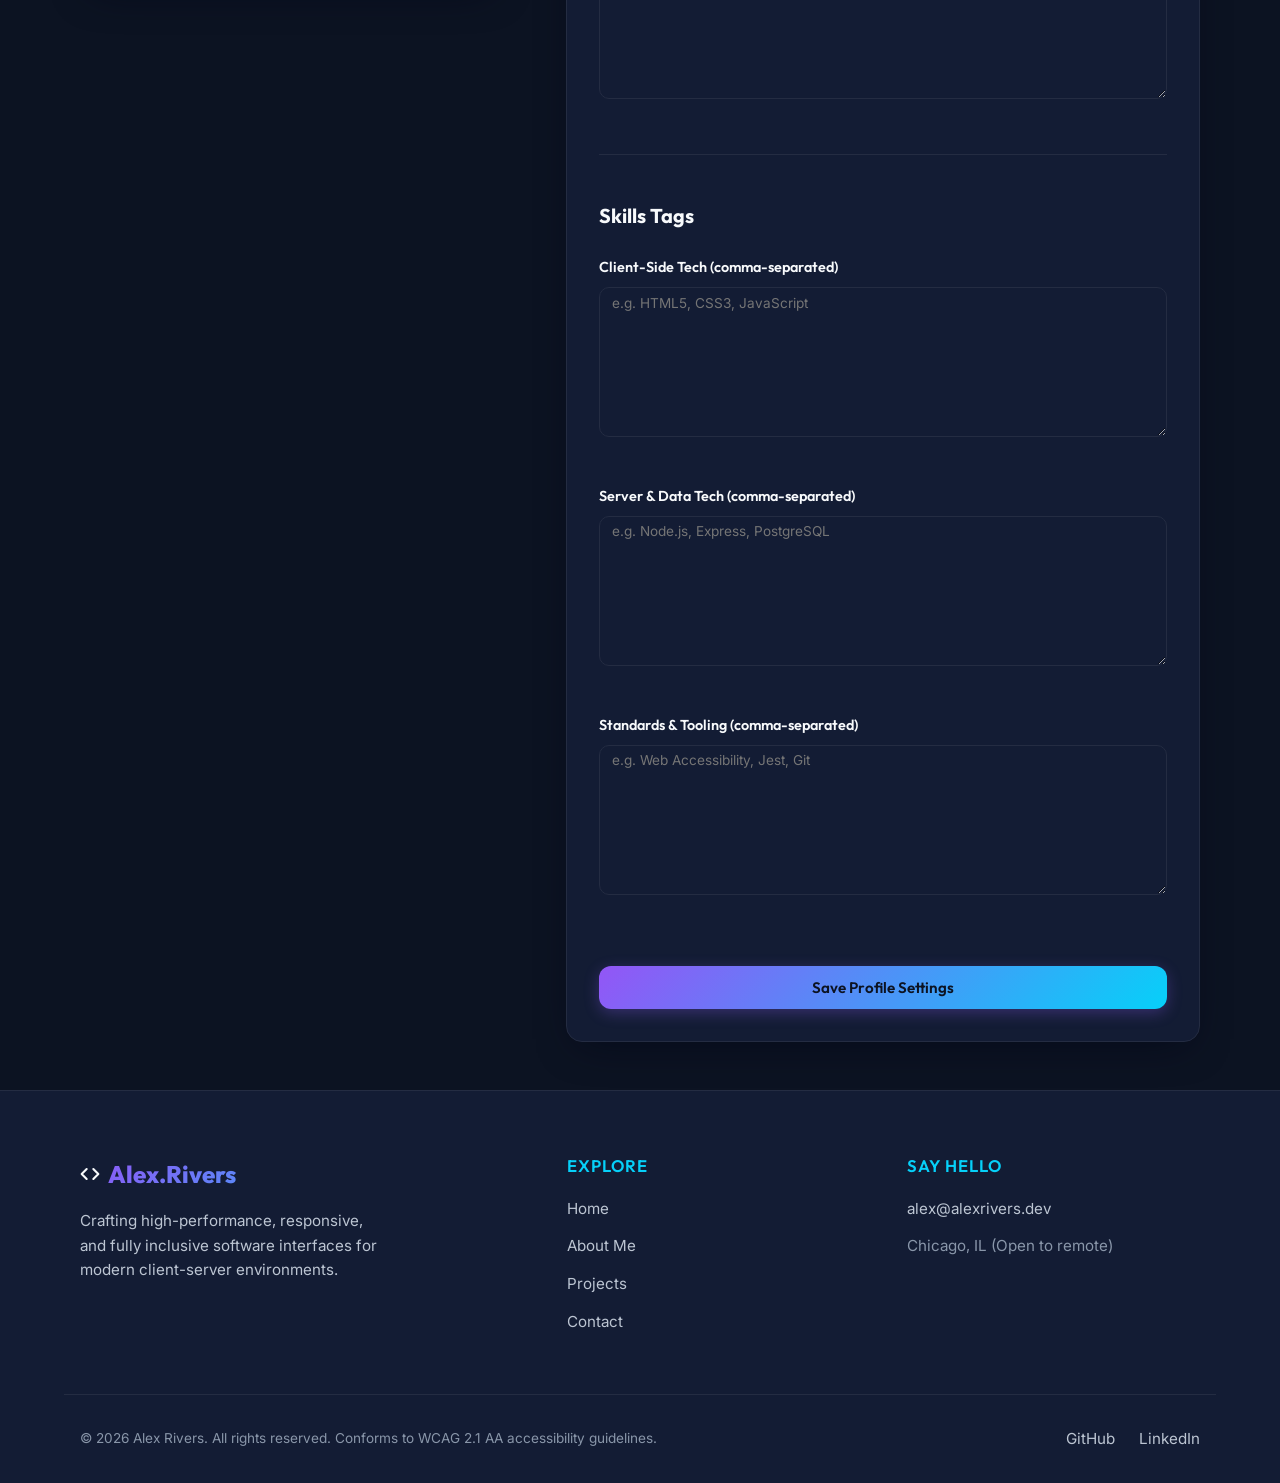
<file: admin.html>
<!DOCTYPE html>
<html lang="en">
<head>
  <meta charset="UTF-8">
  <meta name="viewport" content="width=device-width, initial-scale=1.0">
  
  <!-- SEO & Tab Config -->
  <title>Admin Dashboard | Alex Rivers Portfolio Manager</title>
  <meta name="description" content="Portfolio Manager Admin Dashboard. Upload, edit, and delete projects and career timelines without editing source files.">
  <meta name="robots" content="noindex, nofollow">
  
  <!-- Stylesheets -->
  <link rel="stylesheet" href="assets/css/styles.css">
</head>
<body>

  <!-- Keyboard Accessibility: Skip to Content -->
  <a href="#main-content" class="skip-link">Skip to main content</a>

  <!-- Header Navigation Landmark -->
  <header class="header">
    <div class="container nav-container">
      <!-- Logo Branding -->
      <a href="index.html" class="logo" aria-label="Alex Rivers Home">
        <svg width="24" height="24" viewBox="0 0 24 24" fill="none" stroke="currentColor" stroke-width="2.5" stroke-linecap="round" stroke-linejoin="round" aria-hidden="true">
          <polyline points="16 18 22 12 16 6"></polyline>
          <polyline points="8 6 2 12 8 18"></polyline>
        </svg>
        <span>Alex.Rivers</span>
      </a>

      <!-- Navigation Links -->
      <div class="nav-actions">
        <nav aria-label="Primary site navigation">
          <ul id="nav-links" class="nav-links">
            <li><a href="index.html" class="nav-link">Home</a></li>
            <li><a href="about.html" class="nav-link">About Me</a></li>
            <li><a href="projects.html" class="nav-link">Projects</a></li>
            <li><a href="contact.html" class="nav-link">Contact</a></li>
            <li><a href="admin.html" class="nav-link active" aria-current="page">Admin</a></li>
          </ul>
        </nav>

        <!-- Theme Toggle Switch -->
        <button id="theme-toggle" class="theme-toggle" aria-label="Switch to light theme" title="Switch to light theme">
          <svg class="sun-icon" viewBox="0 0 24 24" aria-hidden="true">
            <path d="M12 7c-2.76 0-5 2.24-5 5s2.24 5 5 5 5-2.24 5-5-2.24-5-5-5zM2 13h2c.55 0 1-.45 1-1s-.45-1-1-1H2c-.55 0-1 .45-1 1s.45 1 1 1zm18 0h2c.55 0 1-.45 1-1s-.45-1-1-1h-2c-.55 0-1 .45-1 1s.45 1 1 1zM11 2v2c0 .55.45 1 1 1s1-.45 1-1V2c0-.55-.45-1-1-1s-1 .45-1 1zm0 18v2c0 .55.45 1 1 1s1-.45 1-1v-2c0-.55-.45-1-1-1s-1 .45-1 1zM5.99 4.58c-.39-.39-1.03-.39-1.41 0s-.39 1.03 0 1.41l1.06 1.06c.39.39 1.03.39 1.41 0s.39-1.03 0-1.41L5.99 4.58zm12.37 12.37c-.39-.39-1.03-.39-1.41 0s-.39 1.03 0 1.41l1.06 1.06c.39.39 1.03.39 1.41 0s.39-1.03 0-1.41l-1.06-1.06zm1.06-12.37c-.39-.39-1.02-.39-1.41 0l-1.06 1.06c-.39.39-.39 1.03 0 1.41s1.03.39 1.41 0l1.06-1.06c.38-.38.38-1.02 0-1.41zM6.99 17.01c-.39-.39-1.03-.39-1.41 0l-1.06 1.06c-.39.39-.39 1.03 0 1.41s1.03.39 1.41 0l1.06-1.06c.39-.38.39-1.02 0-1.41z"/>
          </svg>
          <svg class="moon-icon" viewBox="0 0 24 24" aria-hidden="true">
            <path d="M12.3 22c4.4 0 8.3-2.7 9.8-6.7-1.1.5-2.4.7-3.7.7-5.5 0-10-4.5-10-10 0-1.3.2-2.6.7-3.7C5.1 3.7 2.4 7.6 2.4 12c0 5.5 4.5 10 9.9 10z"/>
          </svg>
        </button>

        <!-- Mobile Drawer Toggle -->
        <button id="menu-toggle" class="menu-toggle" aria-expanded="false" aria-controls="nav-links" aria-label="Open mobile navigation menu" title="Open navigation menu">
          <svg width="24" height="24" viewBox="0 0 24 24" fill="none" stroke="currentColor" stroke-width="2" stroke-linecap="round" stroke-linejoin="round" aria-hidden="true">
            <path d="M4 6h16"></path>
            <path d="M4 12h16"></path>
            <path d="M4 18h16"></path>
          </svg>
        </button>
      </div>
    </div>
  </header>

  <!-- Main Content Area Landmark -->
  <main id="main-content" class="container">
    
    <!-- Admin Header -->
    <section class="section" style="padding-bottom: 2rem;" aria-label="Admin settings intro">
      <div class="reveal revealed">
        <span class="hero-tagline">Local Portfolio Database</span>
        <h1 class="hero-title" style="font-size: 2.75rem; margin-bottom: 1rem;">Portfolio Dashboard</h1>
        <p class="lead">Add, edit, or delete items on your portfolio dynamically. Data is saved locally in your browser's <code>localStorage</code> database and immediately pushes to all live pages.</p>
      </div>
    </section>

    <!-- Global Alerts (assertive screen reader target) -->
    <div id="admin-success-alert" class="alert alert-success" tabindex="-1" role="alert">
      <svg viewBox="0 0 24 24" fill="none" stroke="currentColor" stroke-width="2.5" stroke-linecap="round" stroke-linejoin="round" aria-hidden="true">
        <path d="M22 11.08V12a10 10 0 1 1-5.93-9.14"></path>
        <polyline points="22 4 12 14.01 9 11.01"></polyline>
      </svg>
      <div></div>
    </div>

    <div id="admin-error-alert" class="alert alert-error" tabindex="-1" role="alert">
      <svg viewBox="0 0 24 24" fill="none" stroke="currentColor" stroke-width="2.5" stroke-linecap="round" stroke-linejoin="round" aria-hidden="true">
        <circle cx="12" cy="12" r="10"></circle>
        <line x1="12" y1="8" x2="12" y2="12"></line>
        <line x1="12" y1="16" x2="12.01" y2="16"></line>
      </svg>
      <div></div>
    </div>

    <!-- Tabs Navigation -->
    <div class="profile-edit-tabs-wrapper reveal" style="margin-bottom: 2rem; border-bottom: 1px solid var(--border-color);">
      <div class="profile-edit-tabs" role="tablist" aria-label="Admin settings sections" style="display: flex; gap: 0.5rem; overflow-x: auto; padding-bottom: 0.5rem; border: none; background: none;">
        <button type="button" class="tab-btn active" role="tab" aria-selected="true" aria-controls="admin-tab-profile" id="btn-tab-profile" style="position: relative; padding: 0.75rem 1.5rem; font-family: inherit; font-size: 0.95rem; font-weight: 600; color: var(--text-secondary); background: none; border: none; border-radius: 8px; cursor: pointer; white-space: nowrap;">
          Profile Settings
        </button>
        <button type="button" class="tab-btn" role="tab" aria-selected="false" aria-controls="admin-tab-projects" id="btn-tab-projects" style="position: relative; padding: 0.75rem 1.5rem; font-family: inherit; font-size: 0.95rem; font-weight: 600; color: var(--text-secondary); background: none; border: none; border-radius: 8px; cursor: pointer; white-space: nowrap;">
          Projects Management
        </button>
        <button type="button" class="tab-btn" role="tab" aria-selected="false" aria-controls="admin-tab-experience" id="btn-tab-experience" style="position: relative; padding: 0.75rem 1.5rem; font-family: inherit; font-size: 0.95rem; font-weight: 600; color: var(--text-secondary); background: none; border: none; border-radius: 8px; cursor: pointer; white-space: nowrap;">
          Experience Timeline
        </button>
        <button type="button" class="tab-btn" role="tab" aria-selected="false" aria-controls="admin-tab-system" id="btn-tab-system" style="position: relative; padding: 0.75rem 1.5rem; font-family: inherit; font-size: 0.95rem; font-weight: 600; color: var(--text-secondary); background: none; border: none; border-radius: 8px; cursor: pointer; white-space: nowrap;">
          System & Backups
        </button>
      </div>
    </div>

    <!-- TAB 1: Profile Settings -->
    <div id="admin-tab-profile" class="tab-content" role="tabpanel" aria-labelledby="btn-tab-profile">
      <!-- Biography & Photo Admin Form -->
      <section class="section about-grid" style="padding-top: 0; padding-bottom: 3rem;" aria-label="Profile Settings Form">
        <!-- Left Column: Photo & Contact Fields -->
        <div class="about-photo-wrapper reveal">
          <div class="card" style="padding: 1.5rem; text-align: center;">
            <h3 style="font-size: 1.15rem; margin-bottom: 1rem; font-family: var(--font-heading);">Profile Photo</h3>
            
            <div style="position: relative; width: 150px; height: 150px; margin: 0 auto 1.5rem; border-radius: 50%; overflow: hidden; border: 3px solid var(--accent-primary); box-shadow: 0 0 15px rgba(var(--accent-primary-rgb), 0.3);">
              <img id="admin-photo-preview" src="assets/images/profile.png" alt="Profile preview" style="width: 100%; height: 100%; object-fit: cover;">
            </div>
            
            <div style="display: flex; flex-direction: column; gap: 0.75rem; margin-bottom: 1.5rem;">
              <div style="position: relative; overflow: hidden; display: inline-block; width: 100%;">
                <button type="button" class="btn btn-primary" style="width: 100%; padding: 0.6rem 1rem; font-size: 0.85rem; pointer-events: none;">
                  Upload Photo
                </button>
                <input type="file" id="admin-photo-file-input" accept="image/*" style="position: absolute; font-size: 100px; left: 0; top: 0; opacity: 0; cursor: pointer; height: 100%; width: 100%;">
              </div>
              <button type="button" id="btn-admin-photo-delete" class="btn btn-secondary" style="border-color: hsl(0, 84%, 60%); color: hsl(0, 84%, 60%); padding: 0.6rem 1rem; font-size: 0.85rem; width: 100%;">
                Revert to Default
              </button>
            </div>

            <h3 style="font-size: 1.15rem; margin-bottom: 1rem; border-top: 1px solid var(--border-color); padding-top: 1.25rem; text-align: left; font-family: var(--font-heading);">Contact Details</h3>
            <div style="text-align: left; display: flex; flex-direction: column; gap: 0.75rem;">
              <div class="form-group">
                <label for="admin-email" class="form-label" style="font-size: 0.75rem;">Email Address *</label>
                <input type="email" id="admin-email" class="form-input" style="font-size: 0.85rem; padding: 0.4rem 0.75rem;" required>
              </div>
              <div class="form-group">
                <label for="admin-location" class="form-label" style="font-size: 0.75rem;">Location *</label>
                <input type="text" id="admin-location" class="form-input" style="font-size: 0.85rem; padding: 0.4rem 0.75rem;" required>
              </div>
              <div class="form-group">
                <label for="admin-phone" class="form-label" style="font-size: 0.75rem;">Phone Number</label>
                <input type="text" id="admin-phone" class="form-input" style="font-size: 0.85rem; padding: 0.4rem 0.75rem;">
              </div>
              <div class="form-group">
                <label for="admin-github" class="form-label" style="font-size: 0.75rem;">GitHub Profile URL</label>
                <input type="url" id="admin-github" class="form-input" style="font-size: 0.85rem; padding: 0.4rem 0.75rem;">
              </div>
              <div class="form-group">
                <label for="admin-linkedin" class="form-label" style="font-size: 0.75rem;">LinkedIn Profile URL</label>
                <input type="url" id="admin-linkedin" class="form-input" style="font-size: 0.85rem; padding: 0.4rem 0.75rem;">
              </div>
            </div>

            <h3 style="font-size: 1.15rem; margin-bottom: 1rem; border-top: 1px solid var(--border-color); padding-top: 1.25rem; text-align: left; font-family: var(--font-heading);">Education</h3>
            <div class="form-group" style="text-align: left;">
              <textarea id="admin-education" class="form-textarea" style="height: 60px; font-size: 0.85rem; padding: 0.4rem 0.75rem;" placeholder="e.g. B.S. in Computer Science - University of Illinois (2013 — 2017)" required></textarea>
            </div>
          </div>
        </div>

        <!-- Right Column: Personal & Biography & Skills -->
        <div class="bio-content reveal">
          <div class="card" style="padding: 2rem; display: flex; flex-direction: column; gap: 1.5rem;">
            
            <div style="display: flex; flex-direction: column; gap: 1rem;">
              <h3 style="font-size: 1.25rem; font-family: var(--font-heading);">General Information</h3>
              <div class="grid-2" style="gap: 1rem;">
                <div class="form-group">
                  <label for="admin-full-name" class="form-label">Full Name *</label>
                  <input type="text" id="admin-full-name" class="form-input" required placeholder="Alex Rivers">
                </div>
                <div class="form-group">
                  <label for="admin-pro-title" class="form-label">Professional Title *</label>
                  <input type="text" id="admin-pro-title" class="form-input" required placeholder="Lead Full-Stack Engineer">
                </div>
              </div>
            </div>

            <div style="display: flex; flex-direction: column; gap: 1rem; border-top: 1px solid var(--border-color); padding-top: 1.5rem;">
              <h3 style="font-size: 1.25rem; font-family: var(--font-heading);">Biography & Background</h3>
              <div class="form-group">
                <label for="admin-bio-tagline" class="form-label">Biography Tagline *</label>
                <input type="text" id="admin-bio-tagline" class="form-input" required placeholder="My Background">
              </div>
              <div class="form-group">
                <label for="admin-bio-title" class="form-label">Biography Headline *</label>
                <input type="text" id="admin-bio-title" class="form-input" required placeholder="Who I Am & What I Stand For">
              </div>
              <div class="form-group">
                <label for="admin-bio-paragraphs" class="form-label">Biography Paragraphs * (double Enter for new paragraph)</label>
                <textarea id="admin-bio-paragraphs" class="form-textarea" style="height: 180px;" required placeholder="Detail your background..."></textarea>
              </div>
            </div>

            <div style="display: flex; flex-direction: column; gap: 1rem; border-top: 1px solid var(--border-color); padding-top: 1.5rem;">
              <h3 style="font-size: 1.25rem; font-family: var(--font-heading);">Working Process</h3>
              <div class="form-group">
                <label for="admin-process-title" class="form-label">Working Process Heading</label>
                <input type="text" id="admin-process-title" class="form-input" placeholder="My Working Process">
              </div>
              <div class="form-group">
                <label for="admin-process-text" class="form-label">Working Process Details</label>
                <textarea id="admin-process-text" class="form-textarea" style="height: 90px;" placeholder="Describe how you work with teams..."></textarea>
              </div>
            </div>

            <div style="display: flex; flex-direction: column; gap: 1rem; border-top: 1px solid var(--border-color); padding-top: 1.5rem;">
              <h3 style="font-size: 1.25rem; font-family: var(--font-heading);">Skills Tags</h3>
              <div class="form-group">
                <label for="admin-skills-client" class="form-label">Client-Side Tech (comma-separated)</label>
                <textarea id="admin-skills-client" class="form-textarea" style="height: 50px; font-size: 0.85rem; padding: 0.4rem 0.75rem;" placeholder="e.g. HTML5, CSS3, JavaScript"></textarea>
              </div>
              <div class="form-group">
                <label for="admin-skills-server" class="form-label">Server & Data Tech (comma-separated)</label>
                <textarea id="admin-skills-server" class="form-textarea" style="height: 50px; font-size: 0.85rem; padding: 0.4rem 0.75rem;" placeholder="e.g. Node.js, Express, PostgreSQL"></textarea>
              </div>
              <div class="form-group">
                <label for="admin-skills-standards" class="form-label">Standards & Tooling (comma-separated)</label>
                <textarea id="admin-skills-standards" class="form-textarea" style="height: 50px; font-size: 0.85rem; padding: 0.4rem 0.75rem;" placeholder="e.g. Web Accessibility, Jest, Git"></textarea>
              </div>
            </div>

            <div style="margin-top: 1rem;">
              <button type="button" id="btn-admin-save-profile" class="btn btn-primary" style="width: 100%; padding: 0.75rem;">
                Save Profile Settings
              </button>
            </div>

          </div>
        </div>
      </section>
    </div>

    <!-- TAB 2: Projects Management -->
    <div id="admin-tab-projects" class="tab-content" role="tabpanel" aria-labelledby="btn-tab-projects" style="display: none;">
      <!-- Management Forms Grid -->
      <section class="section grid-2" style="padding-top: 0; padding-bottom: 3rem;" aria-label="Projects management">
        <!-- Project Creation Form -->
        <div class="card reveal">
          <h3>Create New Project</h3>
          <form id="admin-project-form" novalidate aria-label="Project details upload">
            
            <div class="form-group">
              <label for="proj-title" class="form-label">Project Title <span style="color: var(--accent-primary);">*</span></label>
              <input type="text" id="proj-title" class="form-input" required placeholder="e.g. Aura Flow">
            </div>

            <div class="form-group">
              <label for="proj-desc" class="form-label">Project Description <span style="color: var(--accent-primary);">*</span></label>
              <textarea id="proj-desc" class="form-textarea" required placeholder="Describe the application features, tech stacks, and backend details..."></textarea>
            </div>

            <div class="form-group">
              <label for="proj-tags" class="form-label">Tags (comma-separated)</label>
              <input type="text" id="proj-tags" class="form-input" placeholder="e.g. React.js, WebSockets, Node.js">
            </div>

            <div class="form-group">
              <label for="proj-github" class="form-label">GitHub Repository URL</label>
              <input type="url" id="proj-github" class="form-input" placeholder="https://github.com/...">
            </div>

            <div class="form-group">
              <label for="proj-demo" class="form-label">Live Demo URL</label>
              <input type="url" id="proj-demo" class="form-input" placeholder="https://...">
            </div>

            <div class="form-group">
              <label for="proj-image" class="form-label">Project Thumbnail Image</label>
              <input type="file" id="proj-image" class="form-input" accept="image/*" style="border: 1px dashed var(--border-color); background: none; cursor: pointer;">
              <span class="form-helper">Image will be automatically resized and compressed.</span>
            </div>

            <button type="submit" class="btn btn-primary" style="width: 100%; margin-top: 1rem;">
              Add Project
            </button>
          </form>
        </div>

        <!-- Current Projects list -->
        <div class="reveal">
          <h3 style="margin-bottom: 1.5rem; font-family: var(--font-heading);">Current Projects</h3>
          <div id="admin-projects-list">
            <!-- Dynamically populated -->
          </div>
        </div>
      </section>
    </div>

    <!-- TAB 3: Experience Timeline -->
    <div id="admin-tab-experience" class="tab-content" role="tabpanel" aria-labelledby="btn-tab-experience" style="display: none;">
      <section class="section grid-2" style="padding-top: 0; padding-bottom: 3rem;" aria-label="Experience management">
        <!-- Experience Creation Form -->
        <div class="card reveal">
          <h3>Create Experience Milestone</h3>
          <form id="admin-experience-form" novalidate aria-label="Experience details upload">
            
            <div class="form-group">
              <label for="exp-title" class="form-label">Job Title <span style="color: var(--accent-primary);">*</span></label>
              <input type="text" id="exp-title" class="form-input" required placeholder="e.g. Lead Software Engineer">
            </div>

            <div class="form-group">
              <label for="exp-company" class="form-label">Company Name <span style="color: var(--accent-primary);">*</span></label>
              <input type="text" id="exp-company" class="form-input" required placeholder="e.g. WebScale Dynamics">
            </div>

            <div class="form-group">
              <label for="exp-type" class="form-label">Job Type</label>
              <select id="exp-type" class="form-input" style="padding-right: 2rem;">
                <option value="Full-Time">Full-Time</option>
                <option value="Part-Time">Part-Time</option>
                <option value="Contract">Contract</option>
                <option value="Freelance">Freelance</option>
              </select>
            </div>

            <div class="form-group">
              <label for="exp-date" class="form-label">Date Range / Duration <span style="color: var(--accent-primary);">*</span></label>
              <input type="text" id="exp-date" class="form-input" required placeholder="e.g. 2023 — Present">
            </div>

            <div class="form-group">
              <label for="exp-desc" class="form-label">Job Description <span style="color: var(--accent-primary);">*</span></label>
              <textarea id="exp-desc" class="form-textarea" required placeholder="Summarize your achievements, stack usage, and technical optimization numbers..."></textarea>
            </div>

            <button type="submit" class="btn btn-primary" style="width: 100%; margin-top: 1rem;">
              Add Experience Milestone
            </button>
          </form>
        </div>

        <!-- Current Experience list -->
        <div class="reveal">
          <h3 style="margin-bottom: 1.5rem; font-family: var(--font-heading);">Current Experience Timelines</h3>
          <div id="admin-experiences-list">
            <!-- Dynamically populated -->
          </div>
        </div>
      </section>
    </div>

    <!-- TAB 4: System & Backups -->
    <div id="admin-tab-system" class="tab-content" role="tabpanel" aria-labelledby="btn-tab-system" style="display: none;">
      <section class="section" style="padding-top: 0; padding-bottom: 5rem;" aria-labelledby="maintenance-heading">
        <div class="card reveal" style="border-color: var(--accent-secondary); background-color: rgba(var(--accent-secondary-rgb), 0.02); padding: 2rem;">
          <h3 id="maintenance-heading" style="font-family: var(--font-heading);">Backup & Database Maintenance</h3>
          <p>Since your portfolio data is stored locally in your browser, clearing your browser history or cache could erase your custom uploads. Use these utility tools to export backups or restore configs.</p>
          
          <div style="display: flex; gap: 1.5rem; flex-wrap: wrap; margin-top: 2rem;">
            <button id="btn-export-config" class="btn btn-secondary" style="border-color: var(--accent-secondary); color: var(--accent-secondary);">
              <span>Export Configuration (.json)</span>
              <svg class="btn-icon" viewBox="0 0 24 24" fill="none" stroke="currentColor" stroke-width="2" stroke-linecap="round" stroke-linejoin="round" aria-hidden="true">
                <path d="M21 15v4a2 2 0 0 1-2 2H5a2 2 0 0 1-2-2v-4"></path>
                <polyline points="7 10 12 15 17 10"></polyline>
                <line x1="12" y1="15" x2="12" y2="3"></line>
              </svg>
            </button>

            <div style="position: relative; overflow: hidden; display: inline-block;">
              <button class="btn btn-secondary" style="pointer-events: none;">
                <span>Import Configuration (.json)</span>
              </button>
              <input type="file" id="import-config-file" accept="application/json" style="position: absolute; font-size: 100px; left: 0; top: 0; opacity: 0; cursor: pointer; height: 100%; width: 100%;">
            </div>

            <button id="btn-reset-defaults" class="btn btn-secondary" style="border-color: hsl(0, 84%, 60%); color: hsl(0, 84%, 60%);">
              <span>Reset Database to Baseline</span>
            </button>
          </div>
        </div>
      </section>
    </div>

  </main>

  <!-- Footer Landmark -->
  <footer class="footer">
    <div class="container footer-grid">
      <!-- Brand column -->
      <div class="footer-brand">
        <a href="index.html" class="logo" aria-label="Alex Rivers Home">
          <svg width="20" height="20" viewBox="0 0 24 24" fill="none" stroke="currentColor" stroke-width="2.5" stroke-linecap="round" stroke-linejoin="round" aria-hidden="true">
            <polyline points="16 18 22 12 16 6"></polyline>
            <polyline points="8 6 2 12 8 18"></polyline>
          </svg>
          <span>Alex.Rivers</span>
        </a>
        <p>Crafting high-performance, responsive, and fully inclusive software interfaces for modern client-server environments.</p>
      </div>

      <!-- Links Column 1 -->
      <div class="footer-nav">
        <h3 class="footer-nav-title">Explore</h3>
        <ul class="footer-nav-list" aria-label="Footer site navigation links">
          <li><a href="index.html" class="footer-nav-link">Home</a></li>
          <li><a href="about.html" class="footer-nav-link">About Me</a></li>
          <li><a href="projects.html" class="footer-nav-link">Projects</a></li>
          <li><a href="contact.html" class="footer-nav-link">Contact</a></li>
        </ul>
      </div>

      <!-- Contact Info / Brief -->
      <div class="footer-nav">
        <h3 class="footer-nav-title">Say Hello</h3>
        <ul class="footer-nav-list" aria-label="Contact quick links">
          <li><a href="mailto:alex@alexrivers.dev" class="footer-nav-link">alex@alexrivers.dev</a></li>
          <li><span class="footer-nav-link" style="color: var(--text-muted); cursor: default;">Chicago, IL (Open to remote)</span></li>
        </ul>
      </div>
    </div>

    <!-- Copyright & Legal -->
    <div class="container footer-bottom">
      <div class="footer-copyright">
        &copy; 2026 Alex Rivers. All rights reserved. Conforms to WCAG 2.1 AA accessibility guidelines.
      </div>
      <div class="footer-bottom-links">
        <a href="https://github.com" target="_blank" rel="noopener" class="footer-nav-link" aria-label="Visit Alex Rivers GitHub profile">GitHub</a>
        <a href="https://linkedin.com" target="_blank" rel="noopener" class="footer-nav-link" aria-label="Visit Alex Rivers LinkedIn profile">LinkedIn</a>
      </div>
    </div>
  </footer>

  <!-- Scripts -->
  <script src="assets/js/portfolio-data.js"></script>
  <script src="assets/js/main.js"></script>
  <script src="assets/js/admin.js"></script>
</body>
</html>
</file>
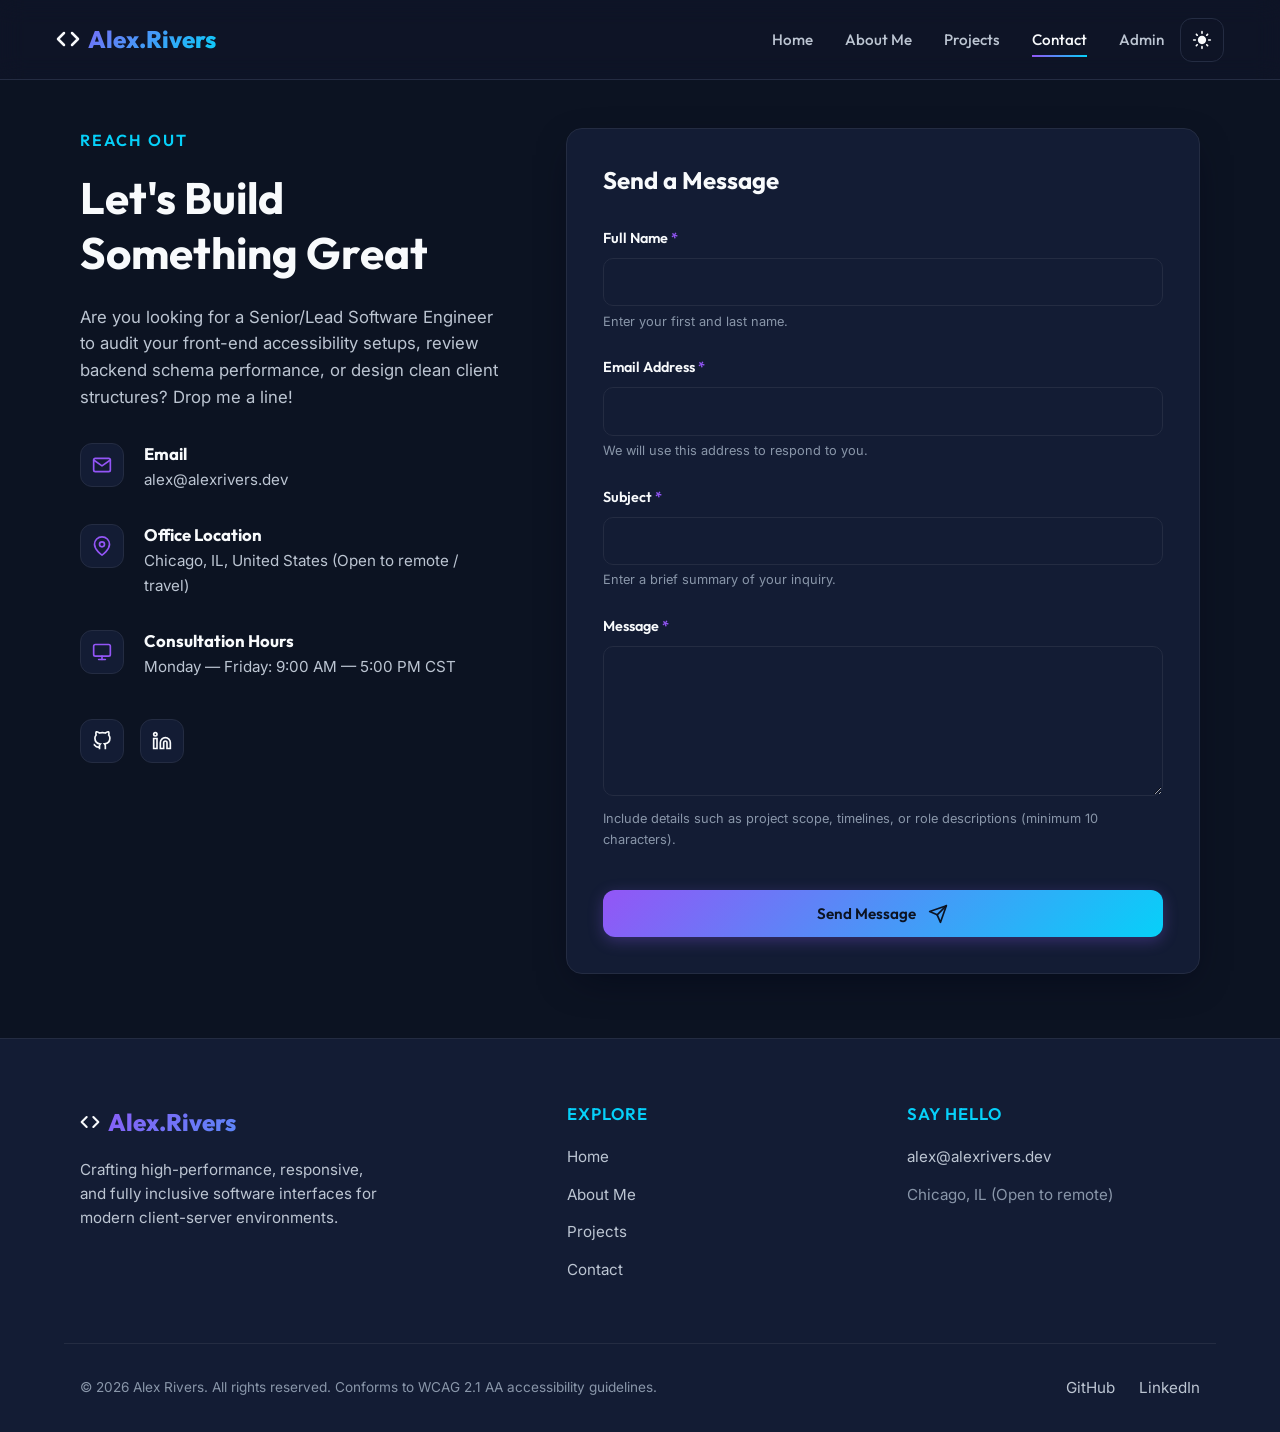
<file: contact.html>
<!DOCTYPE html>
<html lang="en">
<head>
  <meta charset="UTF-8">
  <meta name="viewport" content="width=device-width, initial-scale=1.0">
  
  <!-- SEO Meta Tags -->
  <title>Contact Me | Alex Rivers - Lead Full-Stack Engineer</title>
  <meta name="description" content="Get in touch with Alex Rivers, Lead Full-Stack Engineer, for software architecture consults, web projects, and accessibility auditing requests.">
  <meta name="keywords" content="Contact Alex Rivers, Hire Full Stack Developer, Software Engineer Chicago, Accessibility Auditor Contact, Hire React Developer">
  <meta name="author" content="Alex Rivers">
  <meta name="robots" content="index, follow">
  
  <!-- Open Graph / Facebook Meta Tags -->
  <meta property="og:type" content="website">
  <meta property="og:url" content="https://alexrivers.dev/contact.html">
  <meta property="og:title" content="Contact Me | Alex Rivers - Lead Full-Stack Engineer">
  <meta property="og:description" content="Get in touch with Alex Rivers, Lead Full-Stack Engineer, for software architecture consults, web projects, and accessibility auditing requests.">
  <meta property="og:image" content="assets/images/profile.png">
  
  <!-- Stylesheets -->
  <link rel="stylesheet" href="assets/css/styles.css">
</head>
<body>

  <!-- Keyboard Accessibility: Skip to Main Content Link -->
  <a href="#main-content" class="skip-link">Skip to main content</a>

  <!-- Header Navigation Landmark -->
  <header class="header">
    <div class="container nav-container">
      <!-- Logo Branding -->
      <a href="index.html" class="logo" aria-label="Alex Rivers Home">
        <svg width="24" height="24" viewBox="0 0 24 24" fill="none" stroke="currentColor" stroke-width="2.5" stroke-linecap="round" stroke-linejoin="round" aria-hidden="true">
          <polyline points="16 18 22 12 16 6"></polyline>
          <polyline points="8 6 2 12 8 18"></polyline>
        </svg>
        <span>Alex.Rivers</span>
      </a>

      <!-- Navigation & Action Controls -->
      <div class="nav-actions">
        <nav aria-label="Primary site navigation">
          <ul id="nav-links" class="nav-links">
            <li><a href="index.html" class="nav-link">Home</a></li>
            <li><a href="about.html" class="nav-link">About Me</a></li>
            <li><a href="projects.html" class="nav-link">Projects</a></li>
            <li><a href="contact.html" class="nav-link">Contact</a></li>
            <li><a href="admin.html" class="nav-link">Admin</a></li>
          </ul>
        </nav>

        <!-- Theme Toggle Switch -->
        <button id="theme-toggle" class="theme-toggle" aria-label="Switch to light theme" title="Switch to light theme">
          <svg class="sun-icon" viewBox="0 0 24 24" aria-hidden="true">
            <path d="M12 7c-2.76 0-5 2.24-5 5s2.24 5 5 5 5-2.24 5-5-2.24-5-5-5zM2 13h2c.55 0 1-.45 1-1s-.45-1-1-1H2c-.55 0-1 .45-1 1s.45 1 1 1zm18 0h2c.55 0 1-.45 1-1s-.45-1-1-1h-2c-.55 0-1 .45-1 1s.45 1 1 1zM11 2v2c0 .55.45 1 1 1s1-.45 1-1V2c0-.55-.45-1-1-1s-1 .45-1 1zm0 18v2c0 .55.45 1 1 1s1-.45 1-1v-2c0-.55-.45-1-1-1s-1 .45-1 1zM5.99 4.58c-.39-.39-1.03-.39-1.41 0s-.39 1.03 0 1.41l1.06 1.06c.39.39 1.03.39 1.41 0s.39-1.03 0-1.41L5.99 4.58zm12.37 12.37c-.39-.39-1.03-.39-1.41 0s-.39 1.03 0 1.41l1.06 1.06c.39.39 1.03.39 1.41 0s.39-1.03 0-1.41l-1.06-1.06zm1.06-12.37c-.39-.39-1.02-.39-1.41 0l-1.06 1.06c-.39.39-.39 1.03 0 1.41s1.03.39 1.41 0l1.06-1.06c.38-.38.38-1.02 0-1.41zM6.99 17.01c-.39-.39-1.03-.39-1.41 0l-1.06 1.06c-.39.39-.39 1.03 0 1.41s1.03.39 1.41 0l1.06-1.06c.39-.38.39-1.02 0-1.41z"/>
          </svg>
          <svg class="moon-icon" viewBox="0 0 24 24" aria-hidden="true">
            <path d="M12.3 22c4.4 0 8.3-2.7 9.8-6.7-1.1.5-2.4.7-3.7.7-5.5 0-10-4.5-10-10 0-1.3.2-2.6.7-3.7C5.1 3.7 2.4 7.6 2.4 12c0 5.5 4.5 10 9.9 10z"/>
          </svg>
        </button>

        <!-- Mobile Hamburg Menu Toggle -->
        <button id="menu-toggle" class="menu-toggle" aria-expanded="false" aria-controls="nav-links" aria-label="Open mobile navigation menu" title="Open navigation menu">
          <svg width="24" height="24" viewBox="0 0 24 24" fill="none" stroke="currentColor" stroke-width="2" stroke-linecap="round" stroke-linejoin="round" aria-hidden="true">
            <path d="M4 6h16"></path>
            <path d="M4 12h16"></path>
            <path d="M4 18h16"></path>
          </svg>
        </button>
      </div>
    </div>
  </header>

  <!-- Main Content Area Landmark -->
  <main id="main-content" class="container">
    
    <!-- Contact Grid Section -->
    <section class="section contact-grid" aria-labelledby="contact-heading">
      
      <!-- Left Column: Info & Details -->
      <div class="contact-info reveal">
        <span class="hero-tagline">Reach Out</span>
        <h1 id="contact-heading" class="hero-title" style="font-size: 2.75rem;">Let's Build Something Great</h1>
        <p>Are you looking for a Senior/Lead Software Engineer to audit your front-end accessibility setups, review backend schema performance, or design clean client structures? Drop me a line!</p>
        
        <!-- Contact cards -->
        <div class="contact-info-list" aria-label="Direct contact channels">
          
          <div class="contact-info-item">
            <div class="contact-info-icon-wrapper" aria-hidden="true">
              <svg viewBox="0 0 24 24" fill="none" stroke="currentColor" stroke-width="2" stroke-linecap="round" stroke-linejoin="round">
                <path d="M4 4h16c1.1 0 2 .9 2 2v12c0 1.1-.9 2-2 2H4c-1.1 0-2-.9-2-2V6c0-1.1.9-2 2-2z"></path>
                <polyline points="22,6 12,13 2,6"></polyline>
              </svg>
            </div>
            <div class="contact-info-details">
              <h4>Email</h4>
              <p><a href="mailto:alex@alexrivers.dev" aria-label="Send email to alex@alexrivers.dev">alex@alexrivers.dev</a></p>
            </div>
          </div>

          <div class="contact-info-item">
            <div class="contact-info-icon-wrapper" aria-hidden="true">
              <svg viewBox="0 0 24 24" fill="none" stroke="currentColor" stroke-width="2" stroke-linecap="round" stroke-linejoin="round">
                <path d="M21 10c0 7-9 13-9 13s-9-6-9-13a9 9 0 0 1 18 0z"></path>
                <circle cx="12" cy="10" r="3"></circle>
              </svg>
            </div>
            <div class="contact-info-details">
              <h4>Office Location</h4>
              <p>Chicago, IL, United States (Open to remote / travel)</p>
            </div>
          </div>

          <div class="contact-info-item">
            <div class="contact-info-icon-wrapper" aria-hidden="true">
              <svg viewBox="0 0 24 24" fill="none" stroke="currentColor" stroke-width="2" stroke-linecap="round" stroke-linejoin="round">
                <rect x="2" y="3" width="20" height="14" rx="2" ry="2"></rect>
                <line x1="8" y1="21" x2="16" y2="21"></line>
                <line x1="12" y1="17" x2="12" y2="21"></line>
              </svg>
            </div>
            <div class="contact-info-details">
              <h4>Consultation Hours</h4>
              <p>Monday — Friday: 9:00 AM — 5:00 PM CST</p>
            </div>
          </div>

        </div>

        <!-- Social Buttons -->
        <div class="contact-social-links">
          <a href="https://github.com" target="_blank" rel="noopener" class="contact-social-btn" aria-label="Visit Alex Rivers GitHub profile" title="GitHub">
            <svg viewBox="0 0 24 24" aria-hidden="true"><path d="M9 19c-5 1.5-5-2.5-7-3m14 6v-3.87a3.37 3.37 0 0 0-.94-2.61c3.14-.35 6.44-1.54 6.44-7A5.44 5.44 0 0 0 20 4.77 5.07 5.07 0 0 0 19.91 1S18.73.65 16 2.48a13.38 13.38 0 0 0-7 0C6.27.65 5.09 1 5.09 1A5.07 5.07 0 0 0 5 4.77a5.44 5.44 0 0 0-1.5 3.78c0 5.42 3.3 6.61 6.44 7A3.37 3.37 0 0 0 9 18.13V22"></path></svg>
          </a>
          <a href="https://linkedin.com" target="_blank" rel="noopener" class="contact-social-btn" aria-label="Visit Alex Rivers LinkedIn profile" title="LinkedIn">
            <svg viewBox="0 0 24 24" aria-hidden="true"><path d="M16 8a6 6 0 0 1 6 6v7h-4v-7a2 2 0 0 0-2-2 2 2 0 0 0-2 2v7h-4v-7a6 6 0 0 1 6-6zM2 9h4v12H2z"></path><circle cx="4" cy="4" r="2"></circle></svg>
          </a>
        </div>
      </div>

      <!-- Right Column: Accessible Contact Form -->
      <div class="card reveal reveal-delay-2">
        <h2 style="font-size: 1.5rem; margin-bottom: 1.5rem;">Send a Message</h2>
        
        <!-- Status Notification Alert Banners (Assertive for Screen Readers) -->
        <div id="form-success-alert" class="alert alert-success" tabindex="-1" role="alert">
          <svg viewBox="0 0 24 24" fill="none" stroke="currentColor" stroke-width="2.5" stroke-linecap="round" stroke-linejoin="round" aria-hidden="true">
            <path d="M22 11.08V12a10 10 0 1 1-5.93-9.14"></path>
            <polyline points="22 4 12 14.01 9 11.01"></polyline>
          </svg>
          <div>
            <strong>Message Sent Successfully!</strong> Thank you for reaching out. I will review your inquiry and get back to you within 24 hours.
          </div>
        </div>

        <div id="form-error-alert" class="alert alert-error" tabindex="-1" role="alert">
          <svg viewBox="0 0 24 24" fill="none" stroke="currentColor" stroke-width="2.5" stroke-linecap="round" stroke-linejoin="round" aria-hidden="true">
            <circle cx="12" cy="12" r="10"></circle>
            <line x1="12" y1="8" x2="12" y2="12"></line>
            <line x1="12" y1="16" x2="12.01" y2="16"></line>
          </svg>
          <div>
            <strong>Submission Failed.</strong> Some fields contain validation errors. Please review and correct the errors indicated below.
          </div>
        </div>

        <!-- Form Element -->
        <form id="contact-form" novalidate aria-label="Contact inquiry form">
          
          <!-- Name Field Group -->
          <div class="form-group">
            <label for="name" class="form-label">Full Name <span style="color: var(--accent-primary);" aria-hidden="true">*</span></label>
            <input type="text" id="name" name="name" class="form-input" required autocomplete="name">
            <span class="form-helper" id="name-helper">Enter your first and last name.</span>
            <!-- Error node target for aria-describedby -->
            <span class="form-error" id="name-error" aria-live="polite"></span>
          </div>

          <!-- Email Field Group -->
          <div class="form-group">
            <label for="email" class="form-label">Email Address <span style="color: var(--accent-primary);" aria-hidden="true">*</span></label>
            <input type="email" id="email" name="email" class="form-input" required autocomplete="email">
            <span class="form-helper" id="email-helper">We will use this address to respond to you.</span>
            <span class="form-error" id="email-error" aria-live="polite"></span>
          </div>

          <!-- Subject Field Group -->
          <div class="form-group">
            <label for="subject" class="form-label">Subject <span style="color: var(--accent-primary);" aria-hidden="true">*</span></label>
            <input type="text" id="subject" name="subject" class="form-input" required>
            <span class="form-helper" id="subject-helper">Enter a brief summary of your inquiry.</span>
            <span class="form-error" id="subject-error" aria-live="polite"></span>
          </div>

          <!-- Message Field Group -->
          <div class="form-group">
            <label for="message" class="form-label">Message <span style="color: var(--accent-primary);" aria-hidden="true">*</span></label>
            <textarea id="message" name="message" class="form-textarea" required></textarea>
            <span class="form-helper" id="message-helper">Include details such as project scope, timelines, or role descriptions (minimum 10 characters).</span>
            <span class="form-error" id="message-error" aria-live="polite"></span>
          </div>

          <!-- Submit Button -->
          <button type="submit" class="btn btn-primary" style="margin-top: 1rem; width: 100%;">
            <span class="btn-text">Send Message</span>
            <svg class="btn-icon" viewBox="0 0 24 24" fill="none" stroke="currentColor" stroke-width="2" stroke-linecap="round" stroke-linejoin="round" aria-hidden="true">
              <line x1="22" y1="2" x2="11" y2="13"></line>
              <polygon points="22 2 15 22 11 13 2 9 22 2"></polygon>
            </svg>
          </button>

        </form>
      </div>

    </section>

  </main>

  <!-- Footer Landmark -->
  <footer class="footer">
    <div class="container footer-grid">
      <!-- Brand column -->
      <div class="footer-brand">
        <a href="index.html" class="logo" aria-label="Alex Rivers Home">
          <svg width="20" height="20" viewBox="0 0 24 24" fill="none" stroke="currentColor" stroke-width="2.5" stroke-linecap="round" stroke-linejoin="round" aria-hidden="true">
            <polyline points="16 18 22 12 16 6"></polyline>
            <polyline points="8 6 2 12 8 18"></polyline>
          </svg>
          <span>Alex.Rivers</span>
        </a>
        <p>Crafting high-performance, responsive, and fully inclusive software interfaces for modern client-server environments.</p>
      </div>

      <!-- Links Column 1 -->
      <div class="footer-nav">
        <h3 class="footer-nav-title">Explore</h3>
        <ul class="footer-nav-list" aria-label="Footer site navigation links">
          <li><a href="index.html" class="footer-nav-link">Home</a></li>
          <li><a href="about.html" class="footer-nav-link">About Me</a></li>
          <li><a href="projects.html" class="footer-nav-link">Projects</a></li>
          <li><a href="contact.html" class="footer-nav-link">Contact</a></li>
        </ul>
      </div>

      <!-- Contact Info / Brief -->
      <div class="footer-nav">
        <h3 class="footer-nav-title">Say Hello</h3>
        <ul class="footer-nav-list" aria-label="Contact quick links">
          <li><a href="mailto:alex@alexrivers.dev" class="footer-nav-link">alex@alexrivers.dev</a></li>
          <li><span class="footer-nav-link" style="color: var(--text-muted); cursor: default;">Chicago, IL (Open to remote)</span></li>
        </ul>
      </div>
    </div>

    <!-- Copyright & Legal -->
    <div class="container footer-bottom">
      <div class="footer-copyright">
        &copy; 2026 Alex Rivers. All rights reserved. Conforms to WCAG 2.1 AA accessibility guidelines.
      </div>
      <div class="footer-bottom-links">
        <a href="https://github.com" target="_blank" rel="noopener" class="footer-nav-link" aria-label="Visit Alex Rivers GitHub profile">GitHub</a>
        <a href="https://linkedin.com" target="_blank" rel="noopener" class="footer-nav-link" aria-label="Visit Alex Rivers LinkedIn profile">LinkedIn</a>
      </div>
    </div>
  </footer>

  <!-- Scripts -->
  <script src="assets/js/portfolio-data.js"></script>
  <script src="assets/js/main.js"></script>
  <!-- Dedicated form validator for contact.html -->
  <script src="assets/js/contact.js"></script>
</body>
</html>
</file>
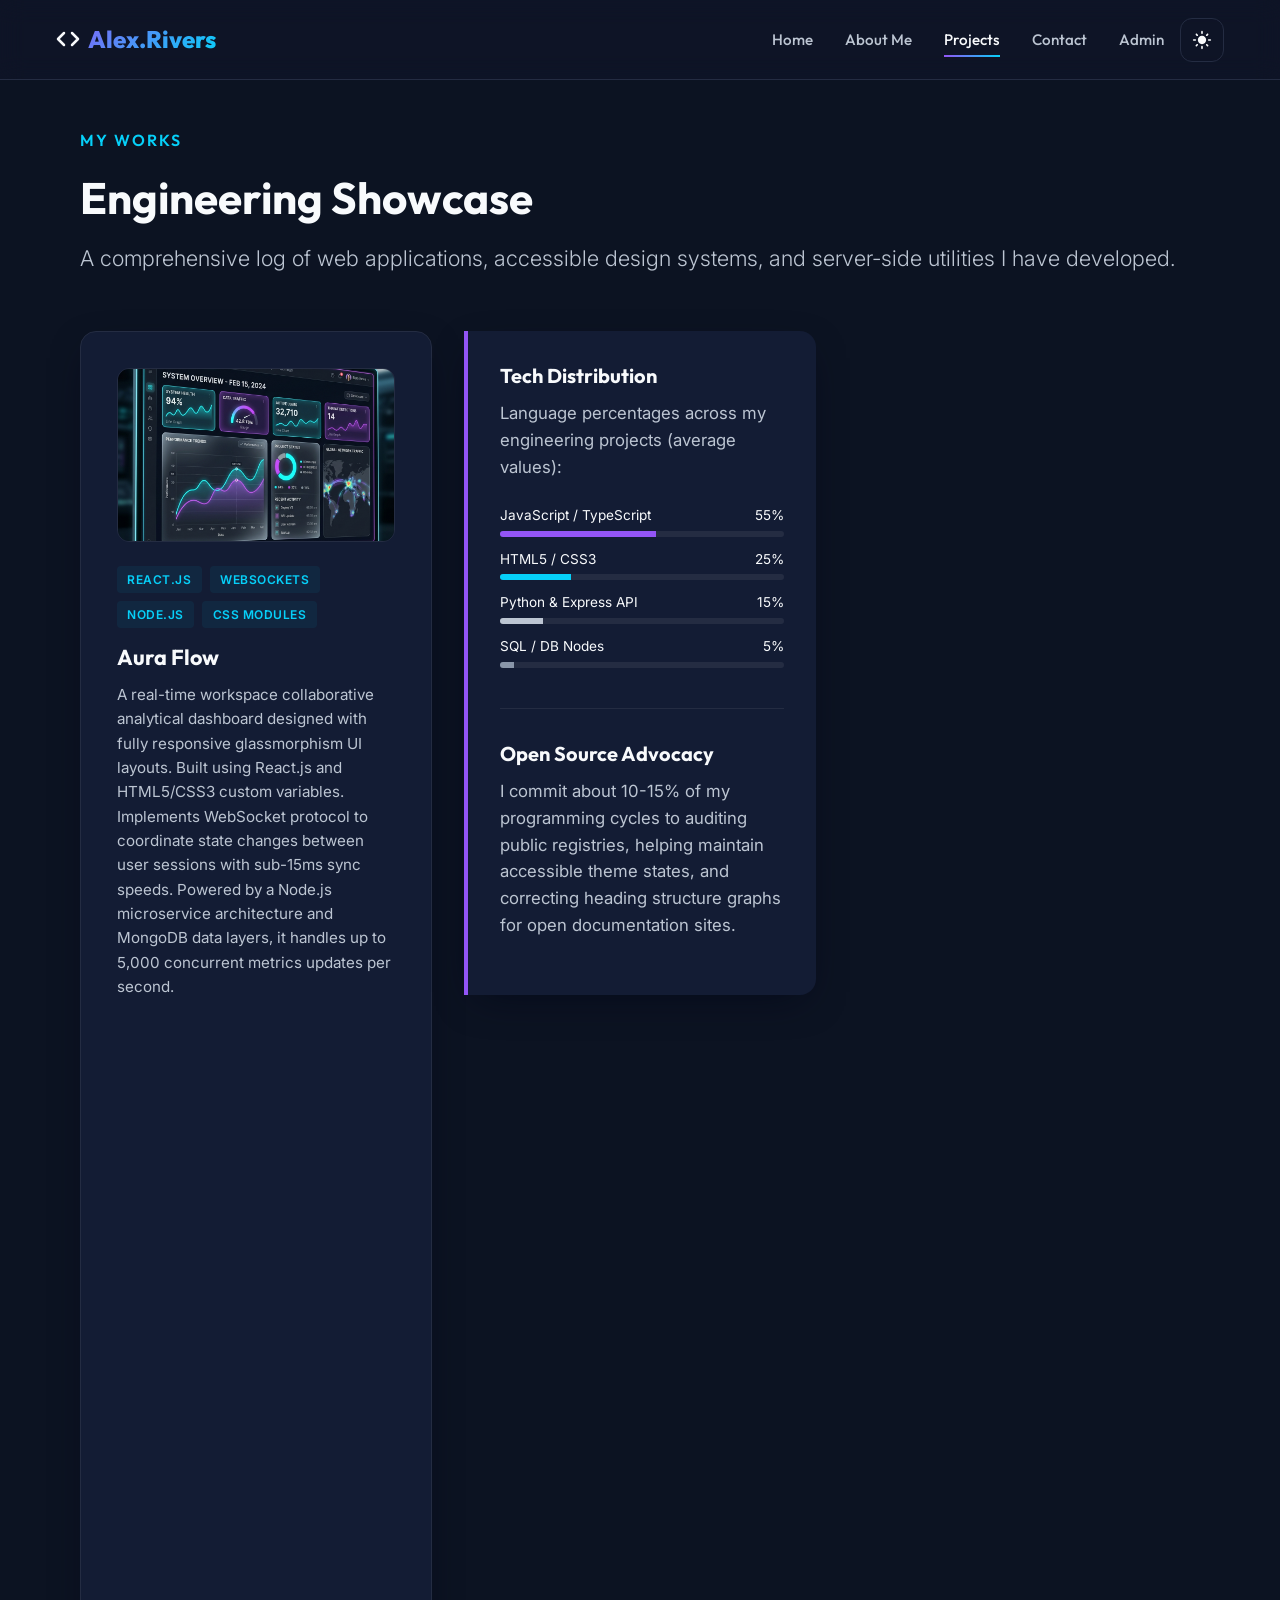
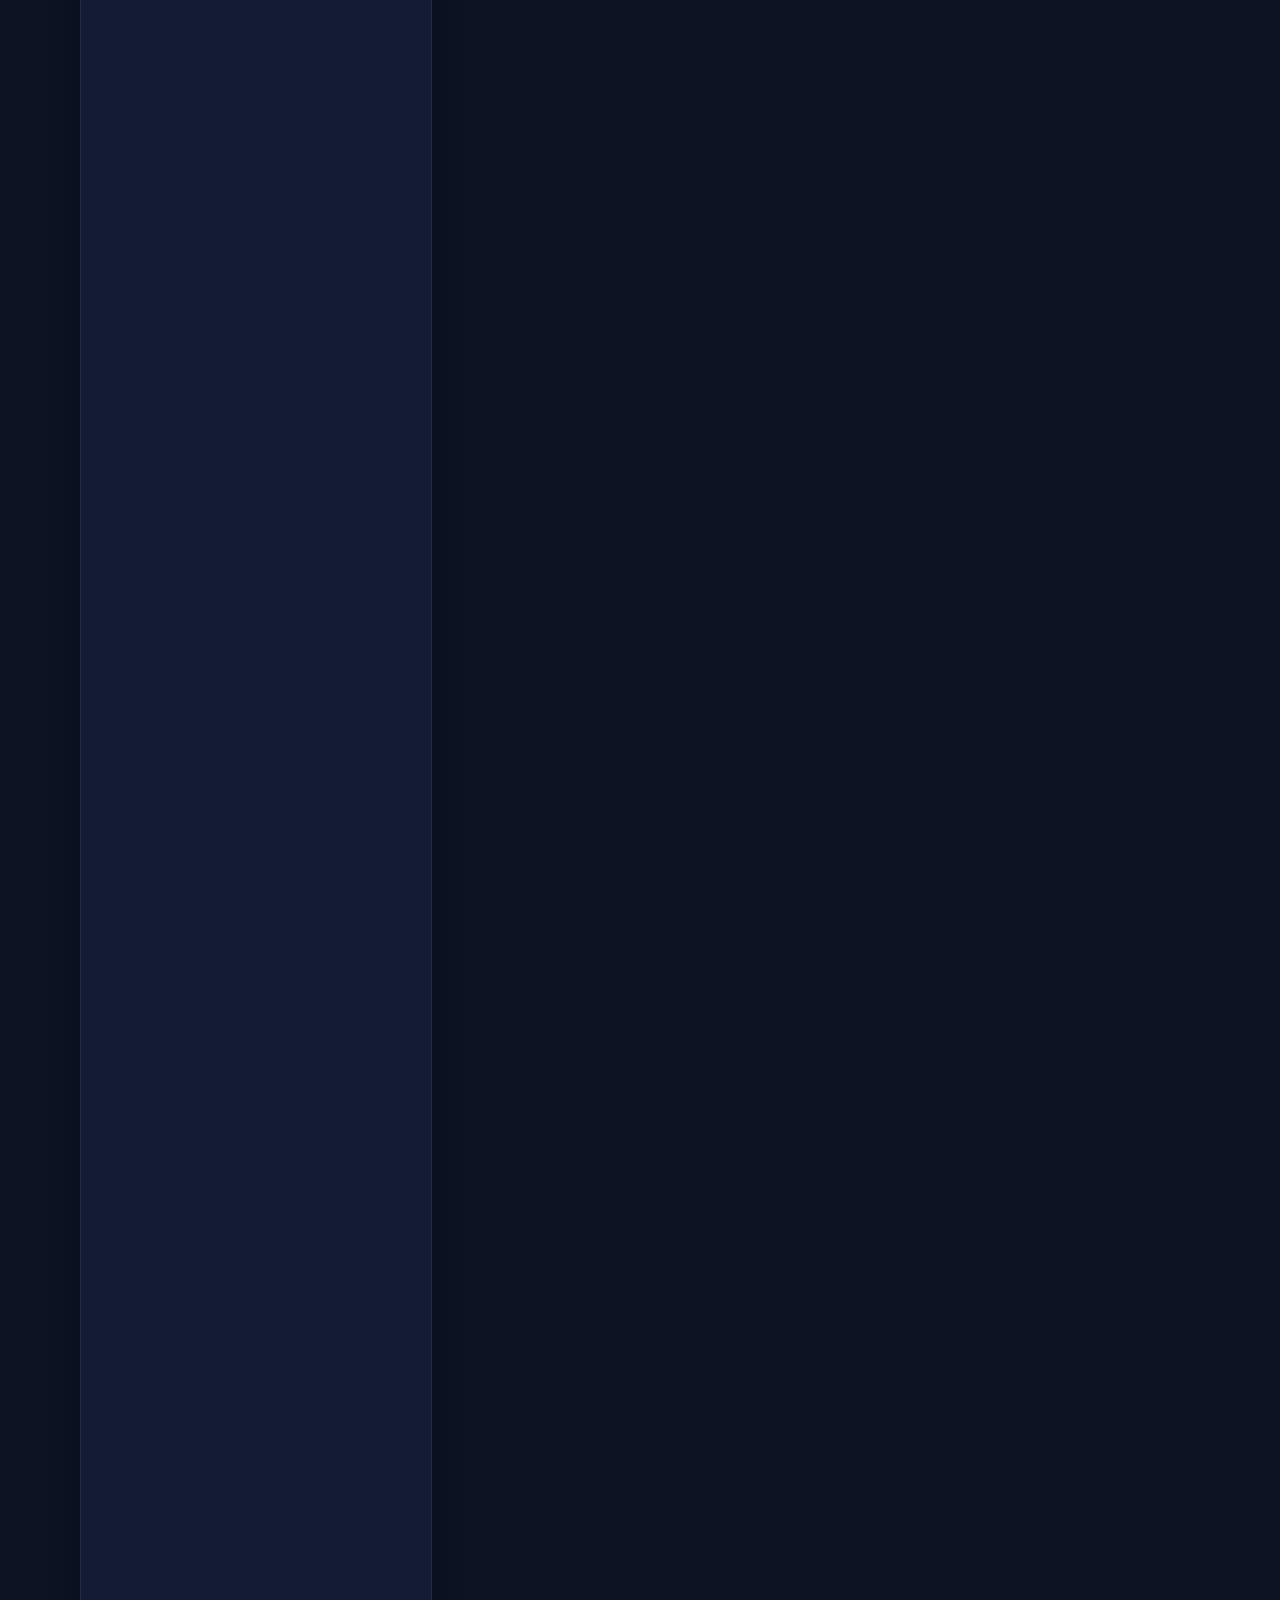
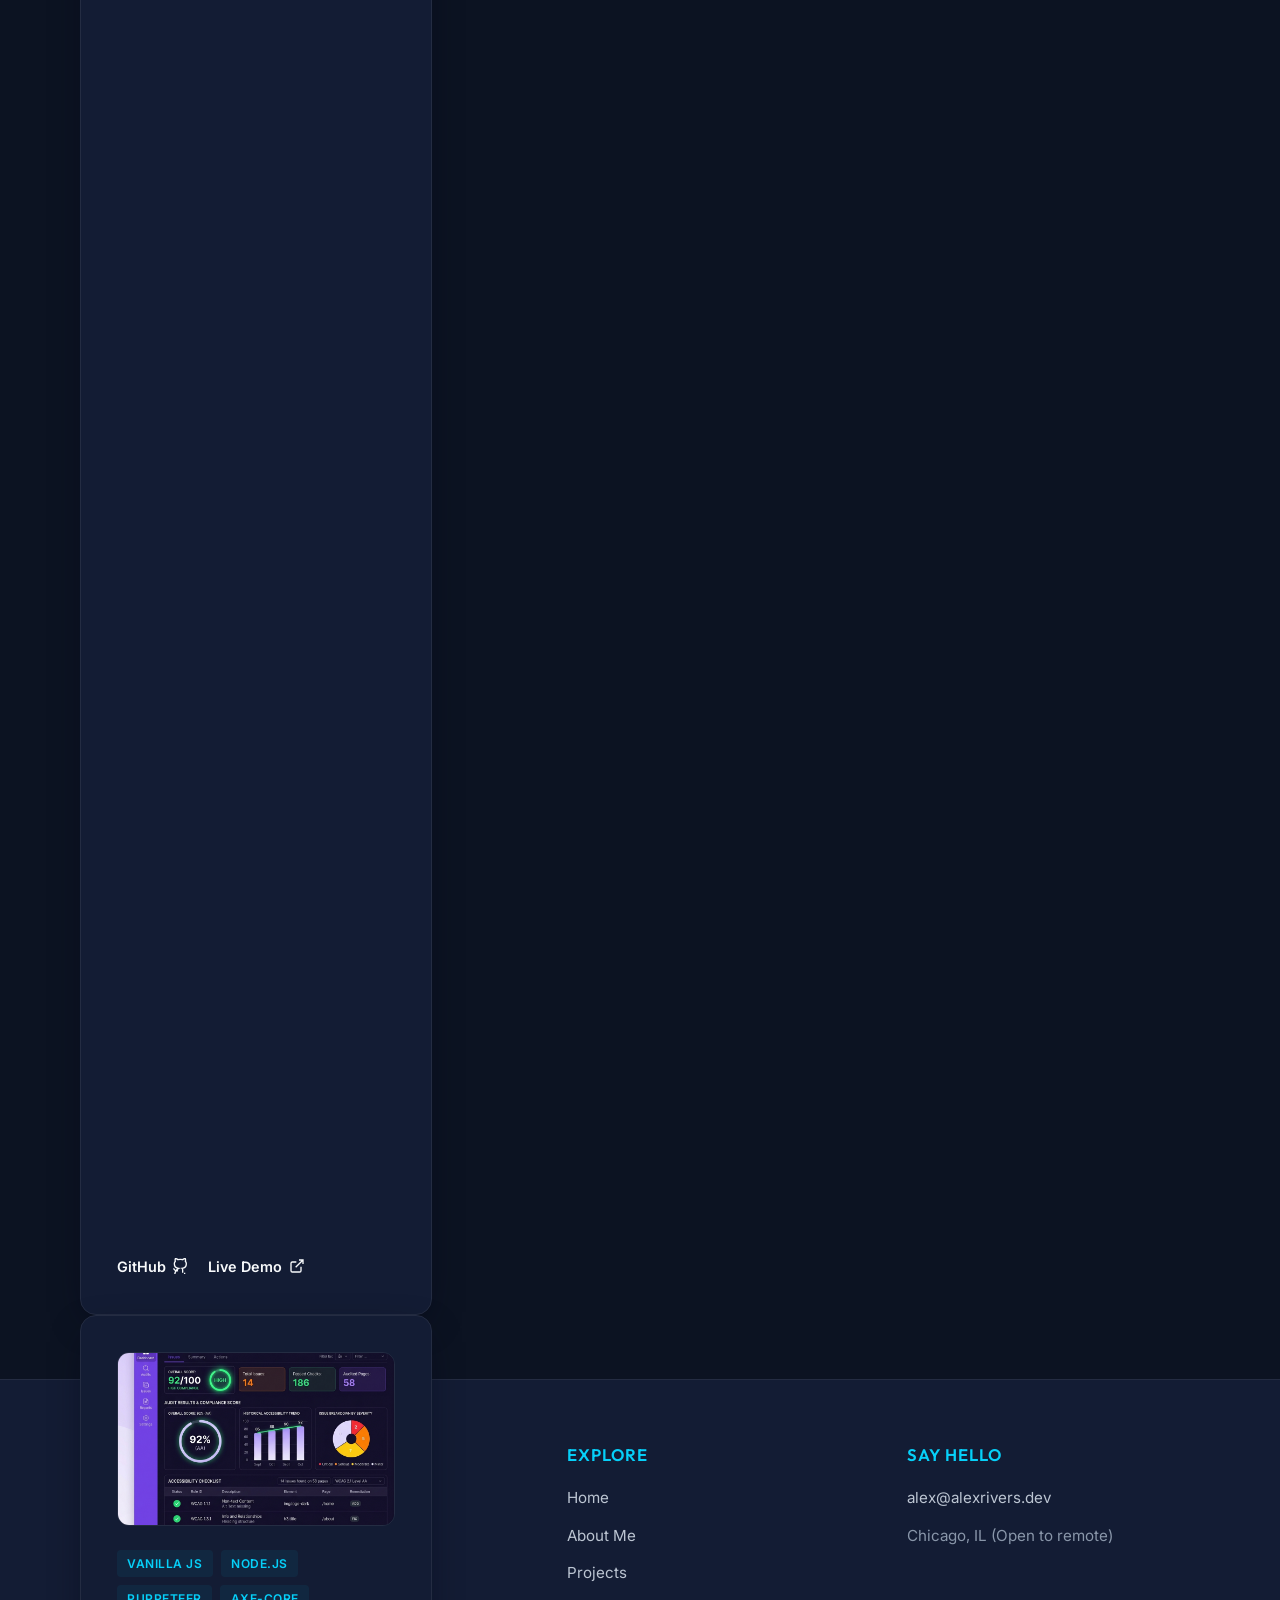
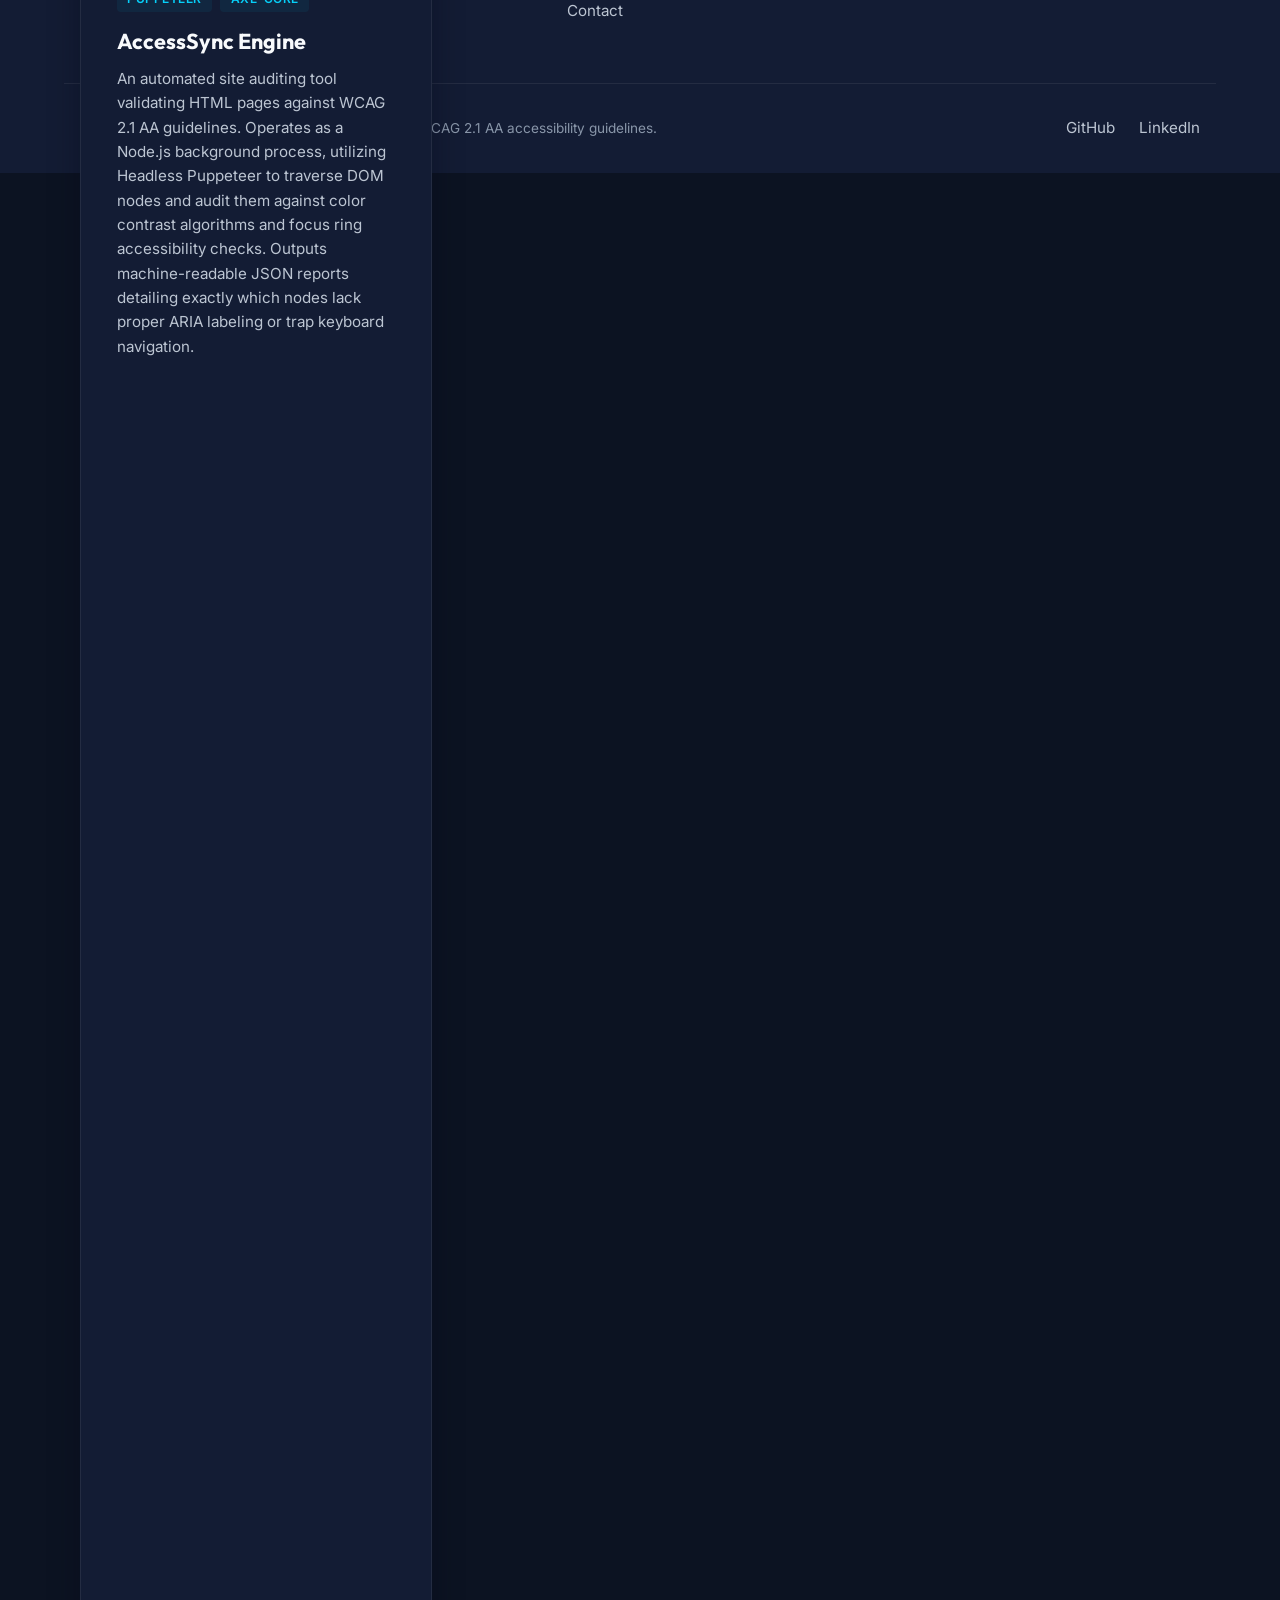
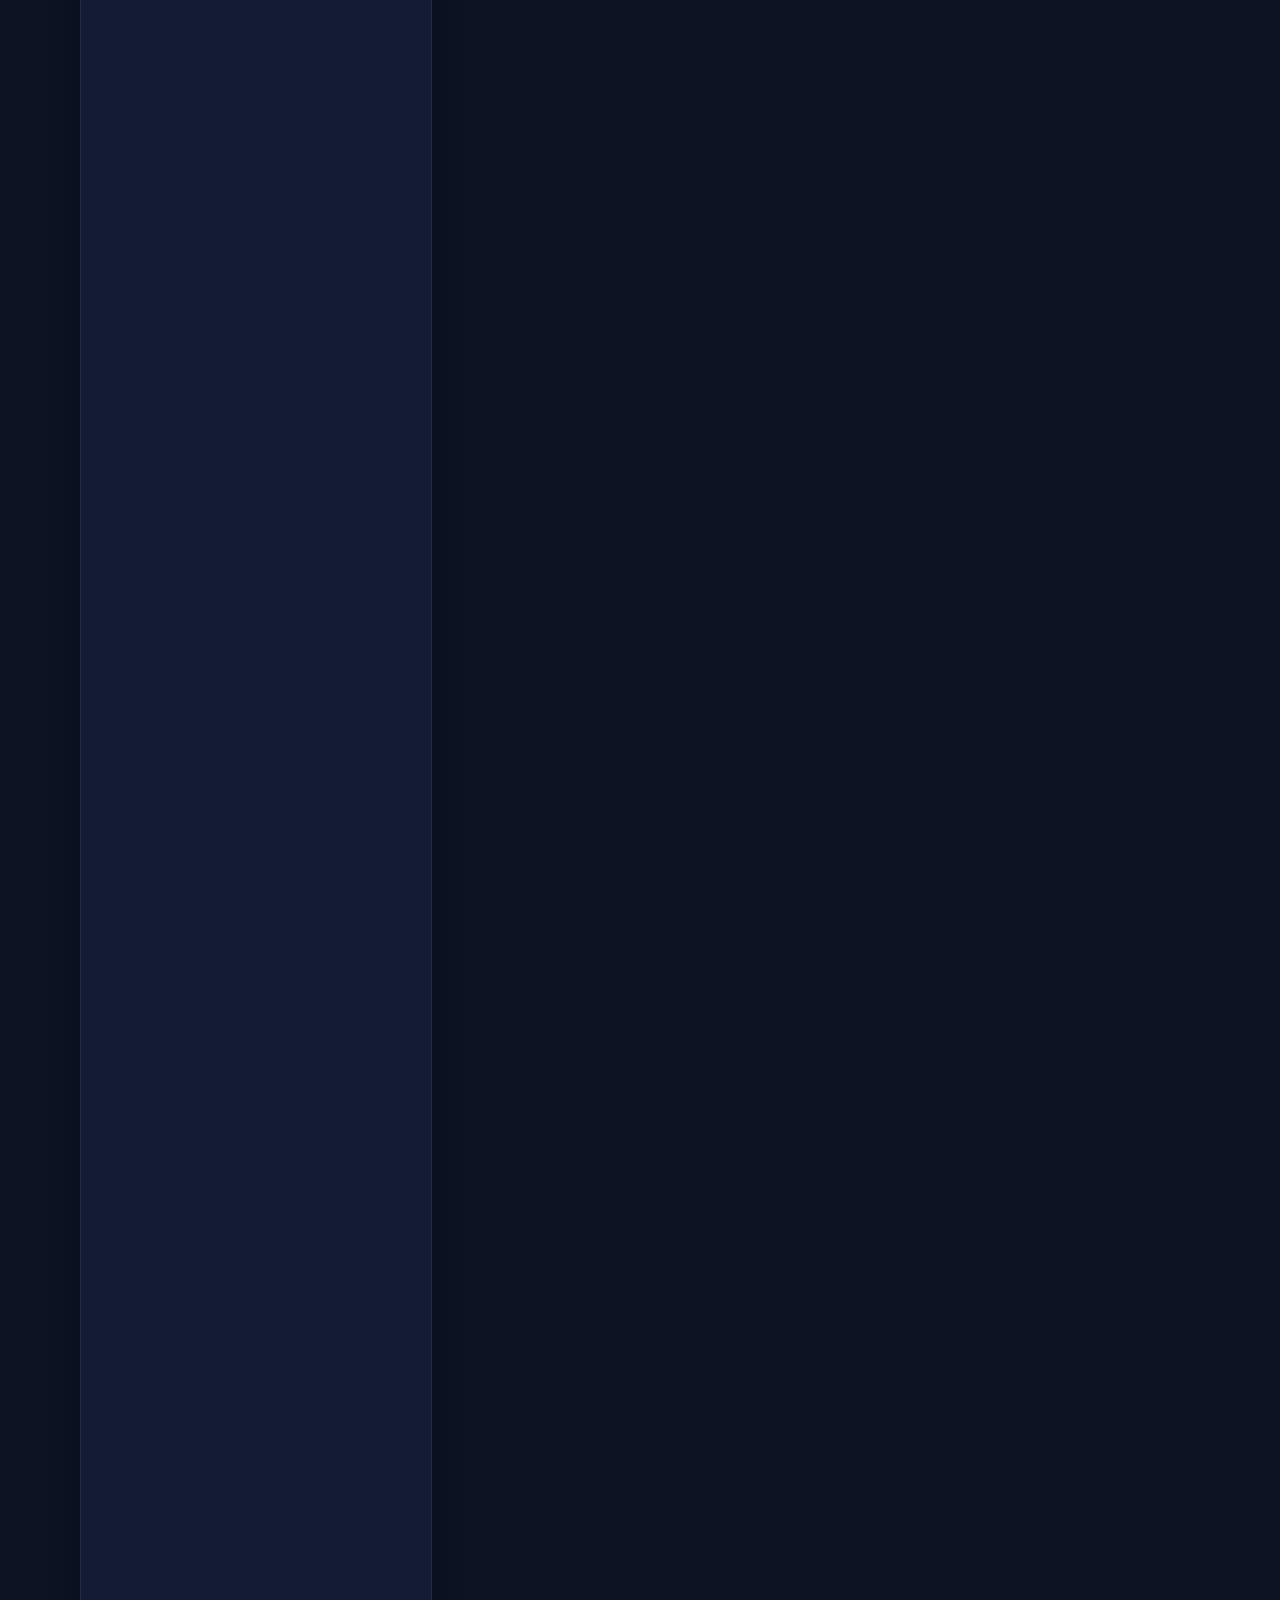
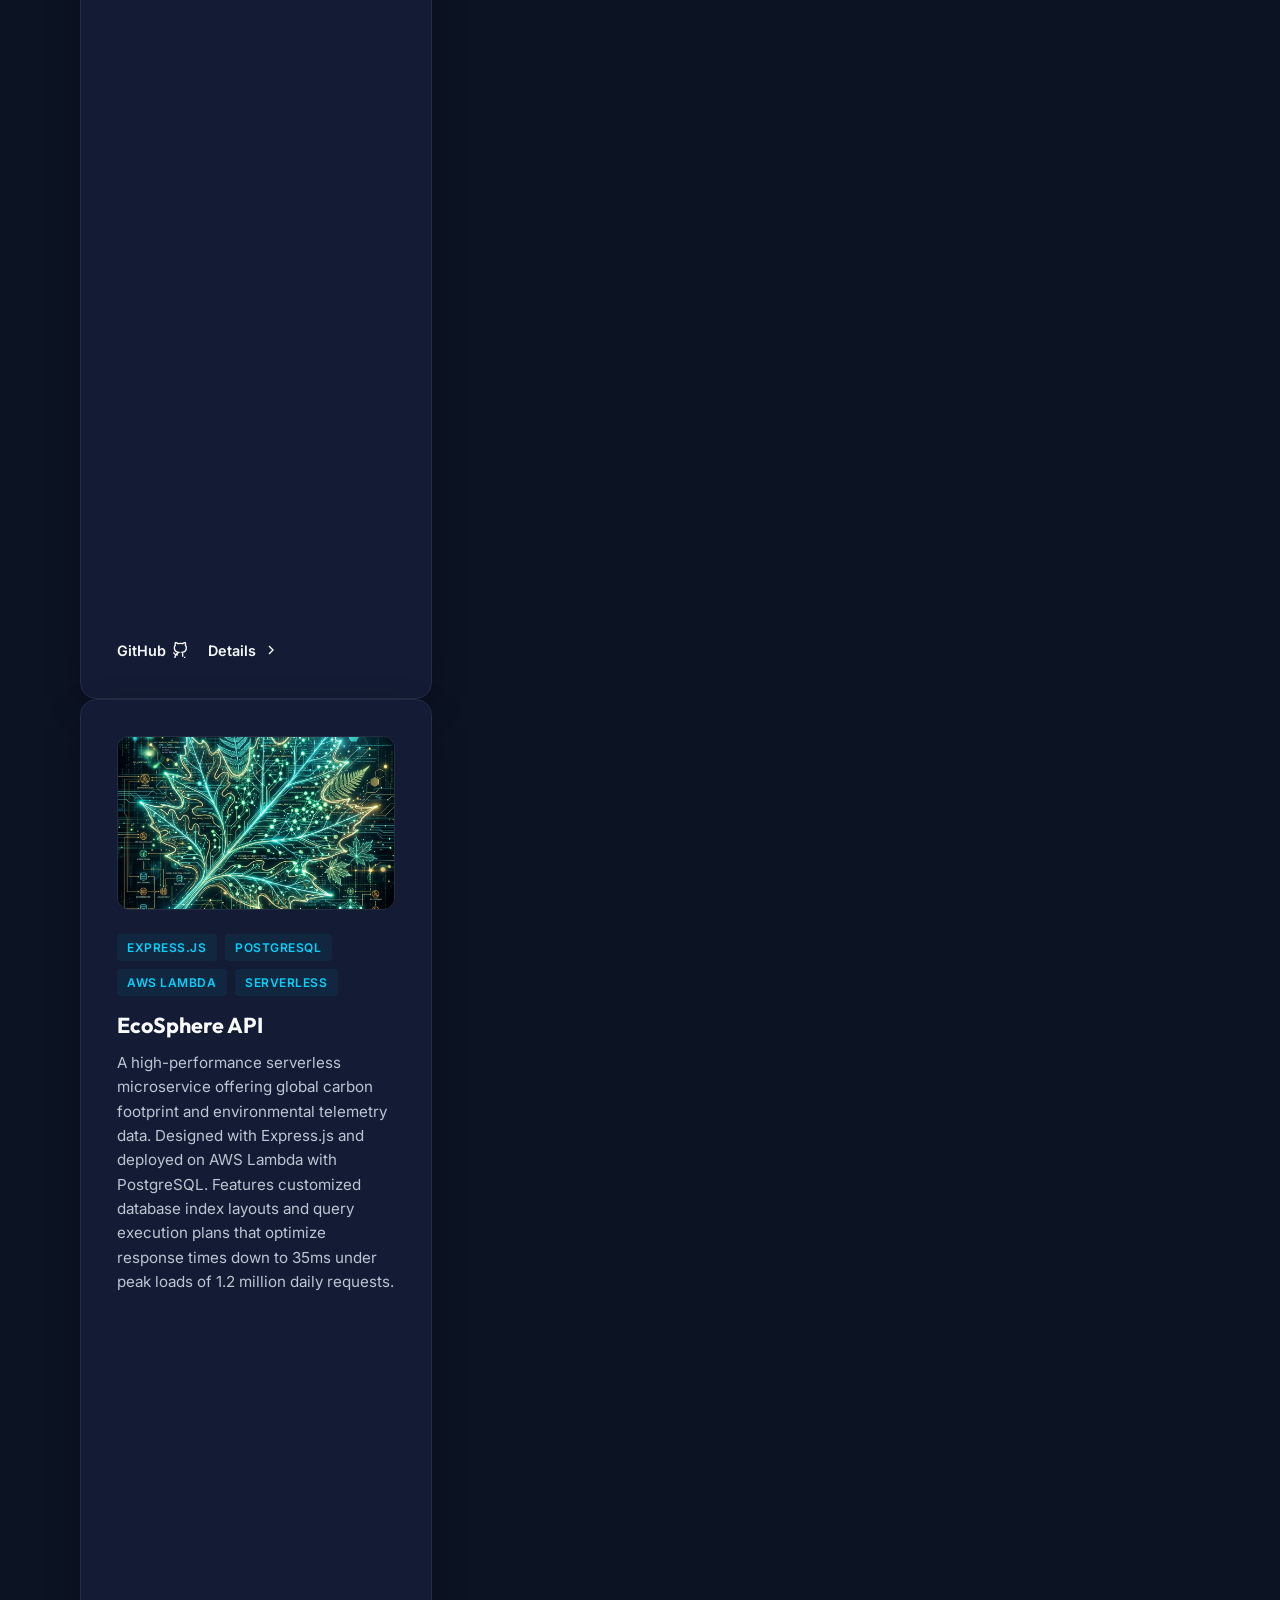
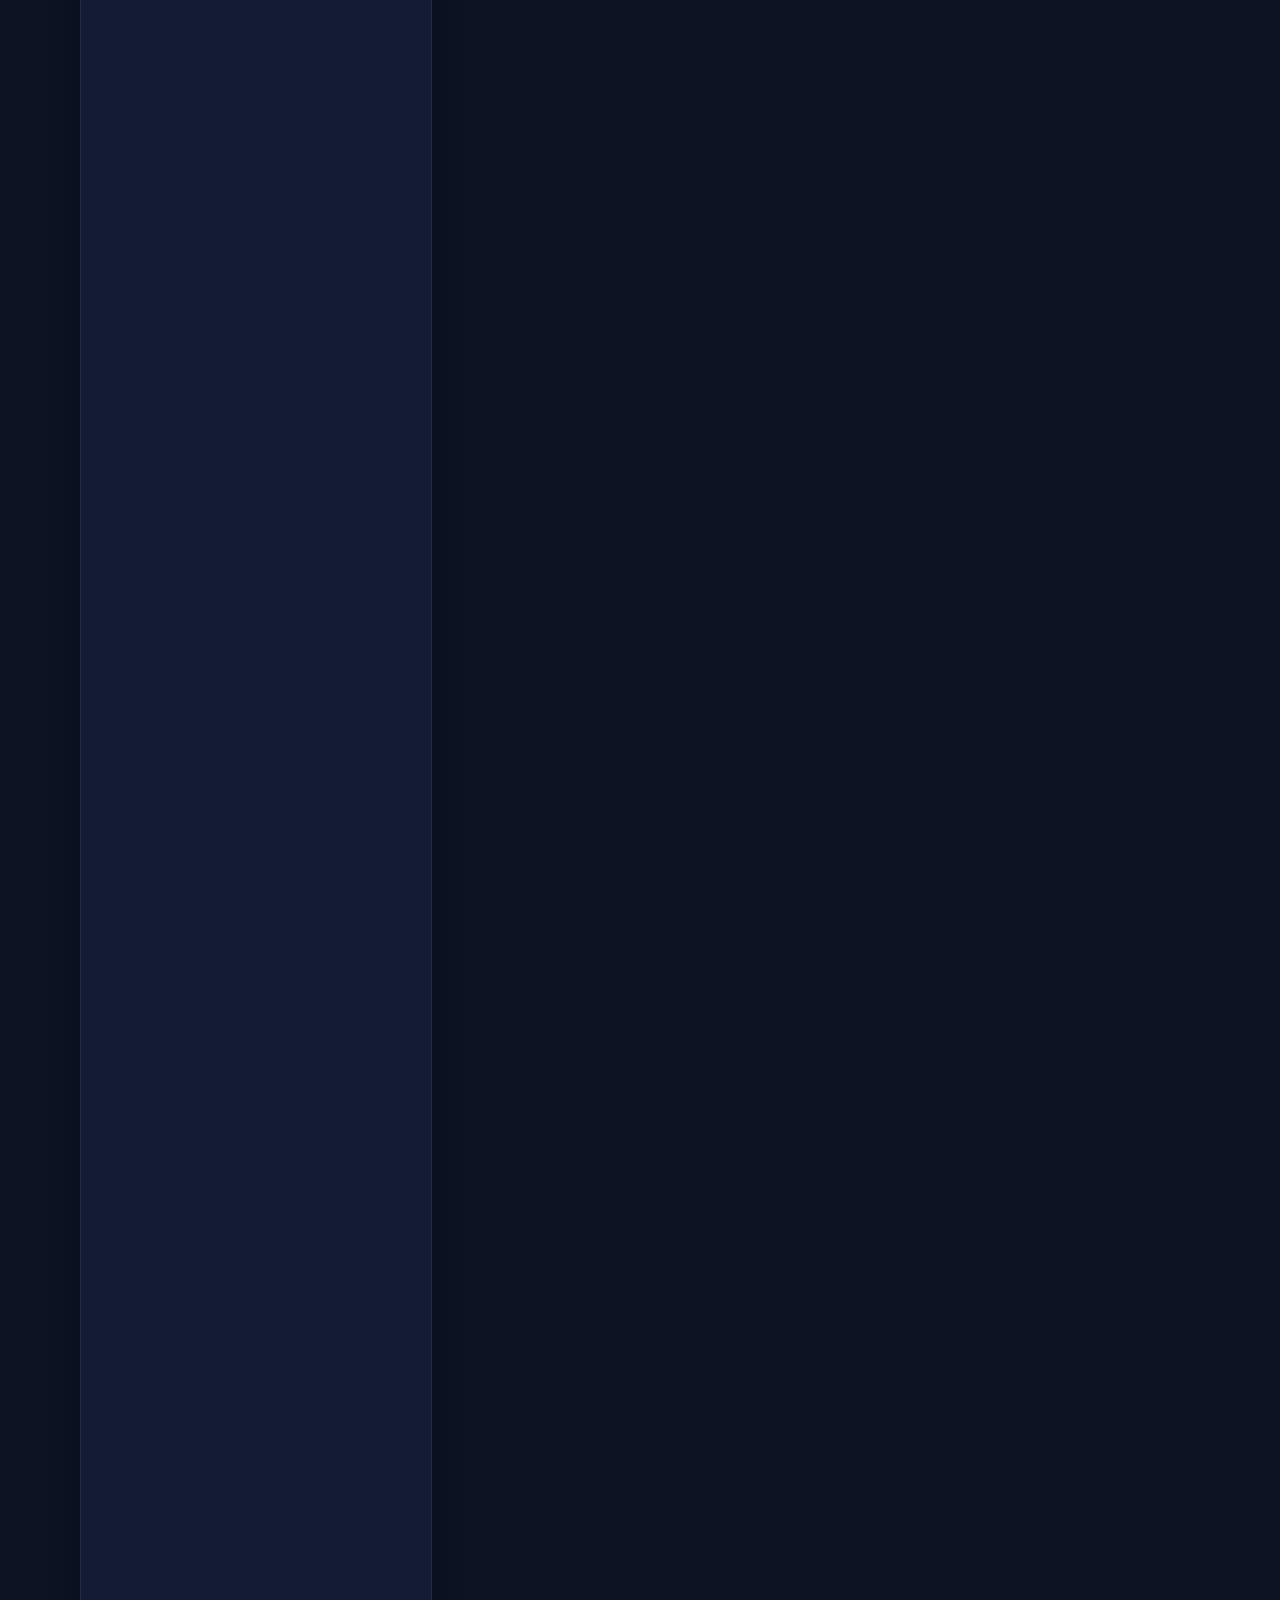
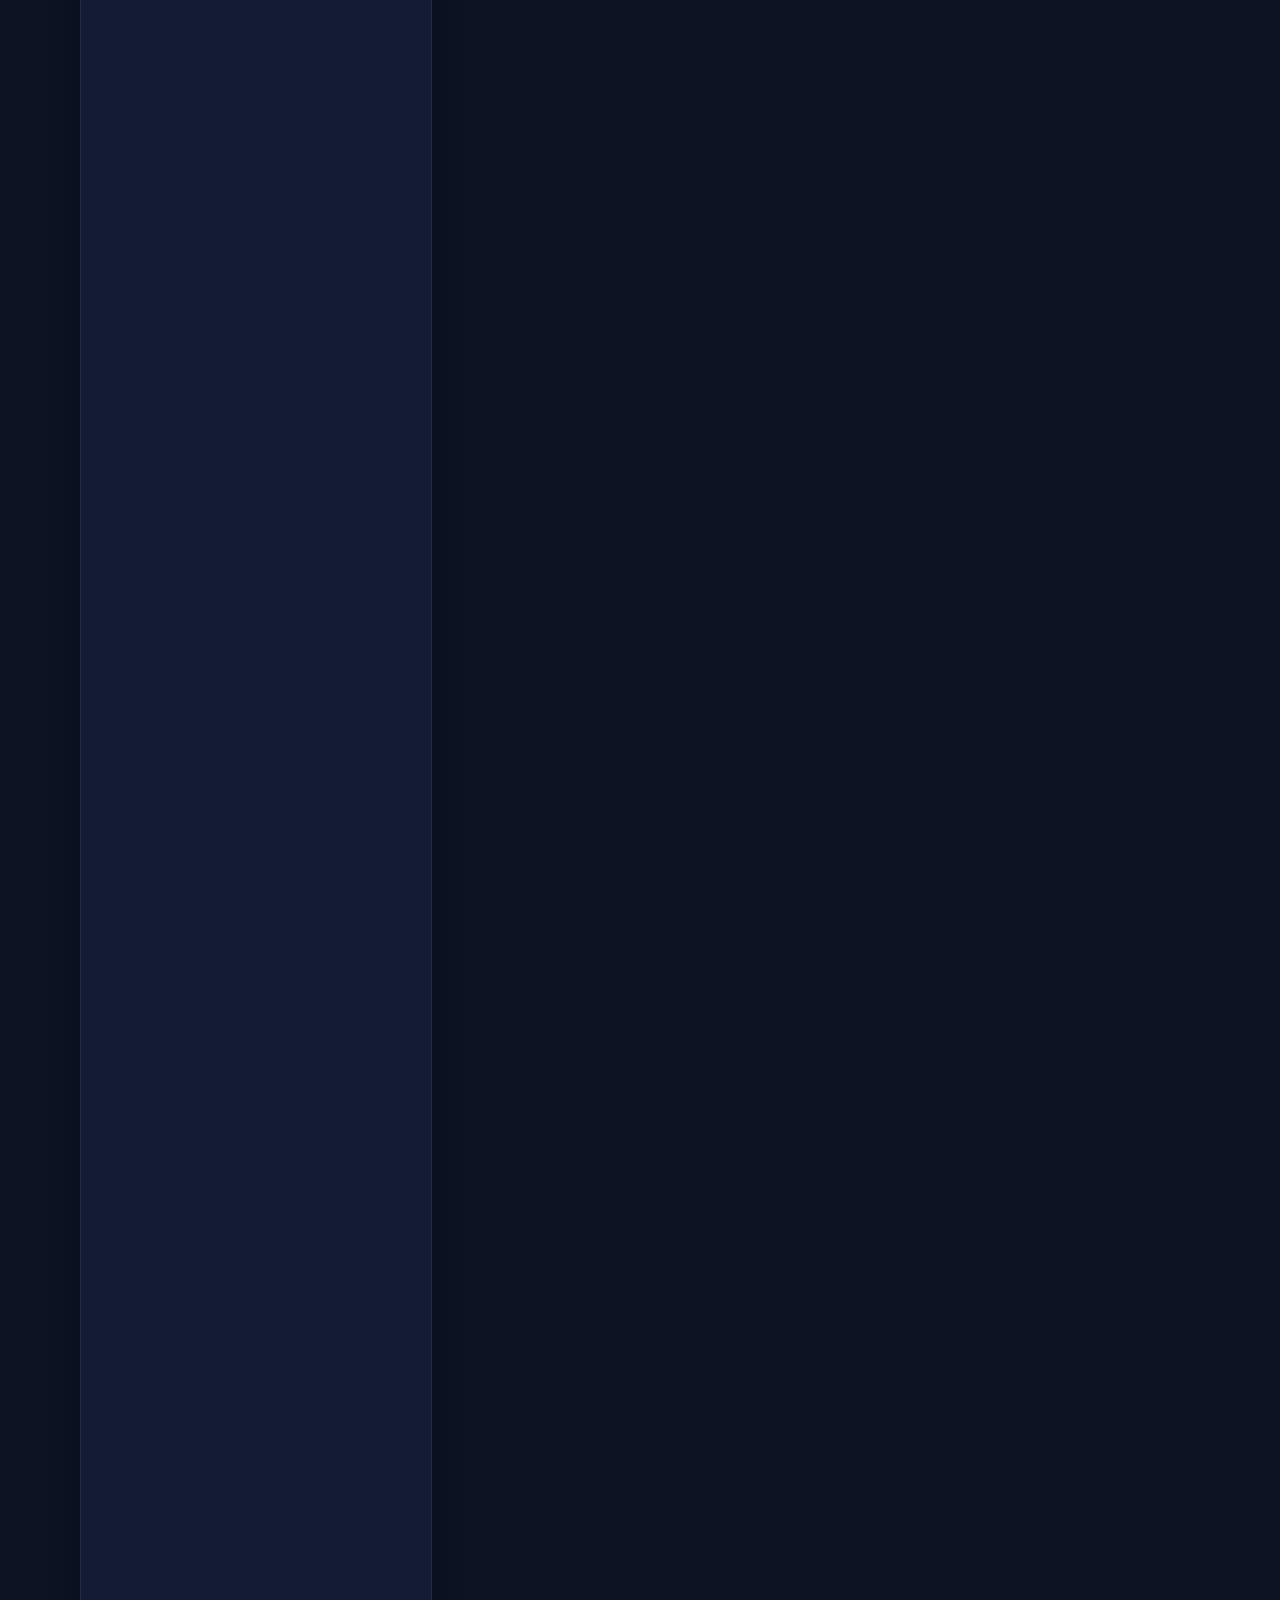
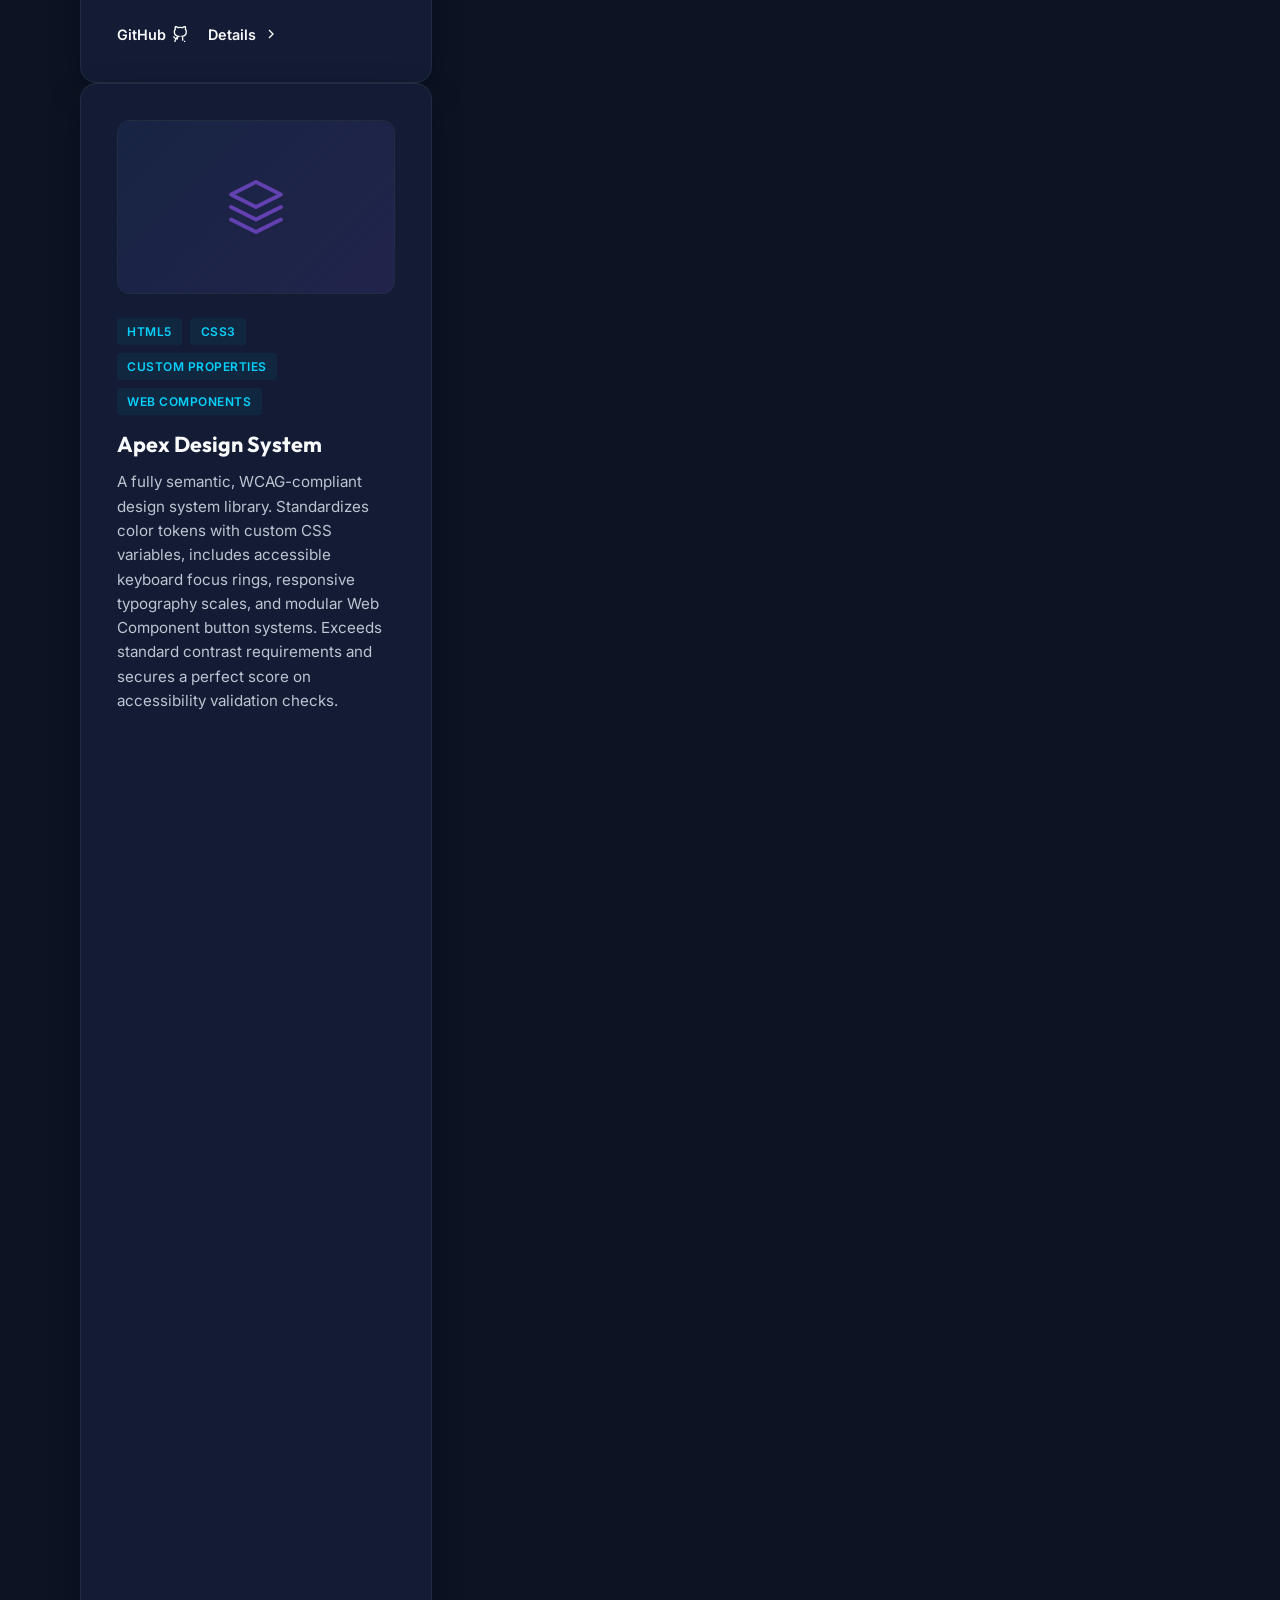
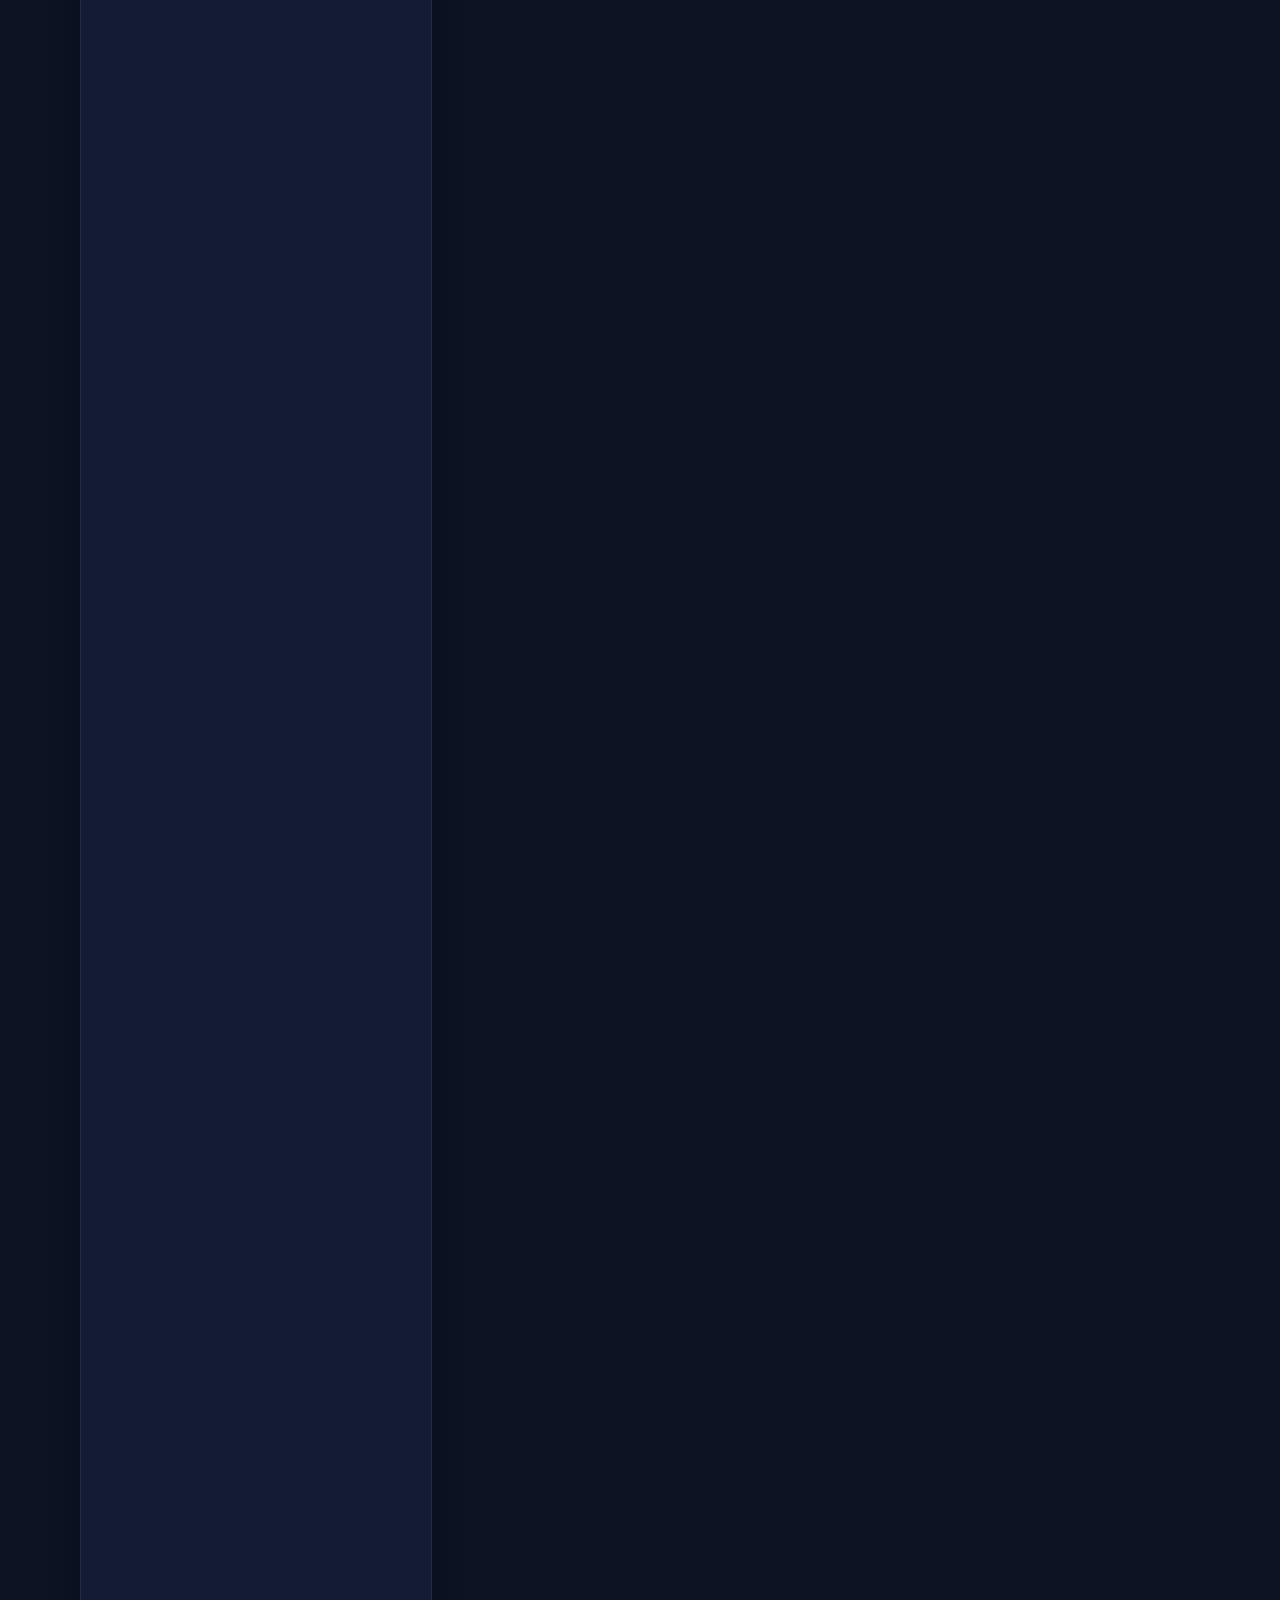
<file: projects.html>
<!DOCTYPE html>
<html lang="en">
<head>
  <meta charset="UTF-8">
  <meta name="viewport" content="width=device-width, initial-scale=1.0">
  
  <!-- SEO Meta Tags -->
  <title>Projects | Alex Rivers - Lead Full-Stack Engineer</title>
  <meta name="description" content="Explore a portfolio of engineering projects including analytics dashboards, accessibility audit tools, and high-performance serverless APIs.">
  <meta name="keywords" content="Alex Rivers Projects, Web Developer Portfolio, Frontend Projects, Backend APIs, Accessibility Tools, Software engineer projects">
  <meta name="author" content="Alex Rivers">
  <meta name="robots" content="index, follow">
  
  <!-- Open Graph / Facebook Meta Tags -->
  <meta property="og:type" content="website">
  <meta property="og:url" content="https://alexrivers.dev/projects.html">
  <meta property="og:title" content="Projects | Alex Rivers - Lead Full-Stack Engineer">
  <meta property="og:description" content="Explore a portfolio of engineering projects including analytics dashboards, accessibility audit tools, and high-performance serverless APIs.">
  <meta property="og:image" content="assets/images/aura-flow.png">
  
  <!-- Stylesheets -->
  <link rel="stylesheet" href="assets/css/styles.css">
</head>
<body>

  <!-- Keyboard Accessibility: Skip to Main Content Link -->
  <a href="#main-content" class="skip-link">Skip to main content</a>

  <!-- Header Navigation Landmark -->
  <header class="header">
    <div class="container nav-container">
      <!-- Logo Branding -->
      <a href="index.html" class="logo" aria-label="Alex Rivers Home">
        <svg width="24" height="24" viewBox="0 0 24 24" fill="none" stroke="currentColor" stroke-width="2.5" stroke-linecap="round" stroke-linejoin="round" aria-hidden="true">
          <polyline points="16 18 22 12 16 6"></polyline>
          <polyline points="8 6 2 12 8 18"></polyline>
        </svg>
        <span>Alex.Rivers</span>
      </a>

      <!-- Navigation & Action Controls -->
      <div class="nav-actions">
        <nav aria-label="Primary site navigation">
          <ul id="nav-links" class="nav-links">
            <li><a href="index.html" class="nav-link">Home</a></li>
            <li><a href="about.html" class="nav-link">About Me</a></li>
            <li><a href="projects.html" class="nav-link">Projects</a></li>
            <li><a href="contact.html" class="nav-link">Contact</a></li>
            <li><a href="admin.html" class="nav-link">Admin</a></li>
          </ul>
        </nav>

        <!-- Theme Toggle Switch -->
        <button id="theme-toggle" class="theme-toggle" aria-label="Switch to light theme" title="Switch to light theme">
          <svg class="sun-icon" viewBox="0 0 24 24" aria-hidden="true">
            <path d="M12 7c-2.76 0-5 2.24-5 5s2.24 5 5 5 5-2.24 5-5-2.24-5-5-5zM2 13h2c.55 0 1-.45 1-1s-.45-1-1-1H2c-.55 0-1 .45-1 1s.45 1 1 1zm18 0h2c.55 0 1-.45 1-1s-.45-1-1-1h-2c-.55 0-1 .45-1 1s.45 1 1 1zM11 2v2c0 .55.45 1 1 1s1-.45 1-1V2c0-.55-.45-1-1-1s-1 .45-1 1zm0 18v2c0 .55.45 1 1 1s1-.45 1-1v-2c0-.55-.45-1-1-1s-1 .45-1 1zM5.99 4.58c-.39-.39-1.03-.39-1.41 0s-.39 1.03 0 1.41l1.06 1.06c.39.39 1.03.39 1.41 0s.39-1.03 0-1.41L5.99 4.58zm12.37 12.37c-.39-.39-1.03-.39-1.41 0s-.39 1.03 0 1.41l1.06 1.06c.39.39 1.03.39 1.41 0s.39-1.03 0-1.41l-1.06-1.06zm1.06-12.37c-.39-.39-1.02-.39-1.41 0l-1.06 1.06c-.39.39-.39 1.03 0 1.41s1.03.39 1.41 0l1.06-1.06c.38-.38.38-1.02 0-1.41zM6.99 17.01c-.39-.39-1.03-.39-1.41 0l-1.06 1.06c-.39.39-.39 1.03 0 1.41s1.03.39 1.41 0l1.06-1.06c.39-.38.39-1.02 0-1.41z"/>
          </svg>
          <svg class="moon-icon" viewBox="0 0 24 24" aria-hidden="true">
            <path d="M12.3 22c4.4 0 8.3-2.7 9.8-6.7-1.1.5-2.4.7-3.7.7-5.5 0-10-4.5-10-10 0-1.3.2-2.6.7-3.7C5.1 3.7 2.4 7.6 2.4 12c0 5.5 4.5 10 9.9 10z"/>
          </svg>
        </button>

        <!-- Mobile Hamburg Menu Toggle -->
        <button id="menu-toggle" class="menu-toggle" aria-expanded="false" aria-controls="nav-links" aria-label="Open mobile navigation menu" title="Open navigation menu">
          <svg width="24" height="24" viewBox="0 0 24 24" fill="none" stroke="currentColor" stroke-width="2" stroke-linecap="round" stroke-linejoin="round" aria-hidden="true">
            <path d="M4 6h16"></path>
            <path d="M4 12h16"></path>
            <path d="M4 18h16"></path>
          </svg>
        </button>
      </div>
    </div>
  </header>

  <!-- Main Content Area Landmark -->
  <main id="main-content" class="container">
    
    <!-- Projects Header Section -->
    <section class="section" style="padding-bottom: 2rem;" aria-label="Projects header and filters">
      <div class="reveal">
        <span class="hero-tagline">My Works</span>
        <h1 class="hero-title" style="font-size: 2.75rem; margin-bottom: 1rem;">Engineering Showcase</h1>
        <p class="lead">A comprehensive log of web applications, accessible design systems, and server-side utilities I have developed.</p>
      </div>
    </section>

    <!-- Main Grid Section combining Project cards and Stats aside -->
    <section class="section grid-3" style="padding-top: 0;" aria-label="Projects grid and technical overview">
      
      <!-- Projects Grid Area (Spans 2 columns on desktop) -->
      <div id="all-projects-grid">
        
        <!-- Project 1: Aura Flow -->
        <article class="card project-card reveal">
          <div class="project-image-wrapper">
            <img src="assets/images/aura-flow.png" alt="Aura Flow Workspace Analytical dashboard mockup screen" class="project-image" loading="lazy">
          </div>
          <div class="project-tags">
            <span class="project-tag">React.js</span>
            <span class="project-tag">WebSockets</span>
            <span class="project-tag">Node.js</span>
            <span class="project-tag">CSS Modules</span>
          </div>
          <h3 class="project-title">Aura Flow</h3>
          <p class="project-description">A real-time workspace collaborative analytical dashboard. Built using a custom glassmorphism design system, utilizing WebSockets for zero-latency data stream synchronization, and Express backend servers for data distribution.</p>
          <div class="project-links">
            <a href="https://github.com" class="project-link" target="_blank" rel="noopener" aria-label="View Aura Flow repository on GitHub">
              <span>GitHub</span>
              <svg width="16" height="16" stroke="currentColor" fill="none" stroke-width="2" viewBox="0 0 24 24" aria-hidden="true"><path d="M9 19c-5 1.5-5-2.5-7-3m14 6v-3.87a3.37 3.37 0 0 0-.94-2.61c3.14-.35 6.44-1.54 6.44-7A5.44 5.44 0 0 0 20 4.77 5.07 5.07 0 0 0 19.91 1S18.73.65 16 2.48a13.38 13.38 0 0 0-7 0C6.27.65 5.09 1 5.09 1A5.07 5.07 0 0 0 5 4.77a5.44 5.44 0 0 0-1.5 3.78c0 5.42 3.3 6.61 6.44 7A3.37 3.37 0 0 0 9 18.13V22"></path></svg>
            </a>
            <a href="https://example.com" class="project-link" target="_blank" rel="noopener" aria-label="Open live demo of Aura Flow">
              <span>Live Demo</span>
              <svg width="16" height="16" stroke="currentColor" fill="none" stroke-width="2" viewBox="0 0 24 24" aria-hidden="true"><path d="M18 13v6a2 2 0 0 1-2 2H5a2 2 0 0 1-2-2V8a2 2 0 0 1 2-2h6M15 3h6v6M10 14L21 3"/></svg>
            </a>
          </div>
        </article>

        <!-- Project 2: AccessSync Engine -->
        <article class="card project-card reveal">
          <div class="project-image-wrapper">
            <img src="assets/images/access-sync.png" alt="Screen display of AccessSync website compliance report" class="project-image" loading="lazy">
          </div>
          <div class="project-tags">
            <span class="project-tag">Vanilla JS</span>
            <span class="project-tag">Node.js</span>
            <span class="project-tag">Puppeteer</span>
            <span class="project-tag">Axe-Core</span>
          </div>
          <h3 class="project-title">AccessSync Engine</h3>
          <p class="project-description">An automated auditing tool validating HTML pages against WCAG 2.1 color contrast and structure requirements. Operates as a background process using Puppeteer to load pages, run axe-core scripts, and compile JSON reports on broken ARIA attributes and focus traps.</p>
          <div class="project-links">
            <a href="https://github.com" class="project-link" target="_blank" rel="noopener" aria-label="View AccessSync source code on GitHub">
              <span>GitHub</span>
              <svg width="16" height="16" stroke="currentColor" fill="none" stroke-width="2" viewBox="0 0 24 24" aria-hidden="true"><path d="M9 19c-5 1.5-5-2.5-7-3m14 6v-3.87a3.37 3.37 0 0 0-.94-2.61c3.14-.35 6.44-1.54 6.44-7A5.44 5.44 0 0 0 20 4.77 5.07 5.07 0 0 0 19.91 1S18.73.65 16 2.48a13.38 13.38 0 0 0-7 0C6.27.65 5.09 1 5.09 1A5.07 5.07 0 0 0 5 4.77a5.44 5.44 0 0 0-1.5 3.78c0 5.42 3.3 6.61 6.44 7A3.37 3.37 0 0 0 9 18.13V22"></path></svg>
            </a>
          </div>
        </article>

        <!-- Project 3: EcoSphere API -->
        <article class="card project-card reveal">
          <div class="project-image-wrapper">
            <img src="assets/images/ecosphere.png" alt="Glow graph layout representing serverless database requests" class="project-image" loading="lazy">
          </div>
          <div class="project-tags">
            <span class="project-tag">Express.js</span>
            <span class="project-tag">PostgreSQL</span>
            <span class="project-tag">AWS Lambda</span>
            <span class="project-tag">Serverless</span>
          </div>
          <h3 class="project-title">EcoSphere API</h3>
          <p class="project-description">A high-performance serverless microservice offering environmental telemetry data. Designed with optimized PostgreSQL database index keys and Express router caching, achieving sub-40ms server responses under peak load cycles.</p>
          <div class="project-links">
            <a href="https://github.com" class="project-link" target="_blank" rel="noopener" aria-label="View EcoSphere API code on GitHub">
              <span>GitHub</span>
              <svg width="16" height="16" stroke="currentColor" fill="none" stroke-width="2" viewBox="0 0 24 24" aria-hidden="true"><path d="M9 19c-5 1.5-5-2.5-7-3m14 6v-3.87a3.37 3.37 0 0 0-.94-2.61c3.14-.35 6.44-1.54 6.44-7A5.44 5.44 0 0 0 20 4.77 5.07 5.07 0 0 0 19.91 1S18.73.65 16 2.48a13.38 13.38 0 0 0-7 0C6.27.65 5.09 1 5.09 1A5.07 5.07 0 0 0 5 4.77a5.44 5.44 0 0 0-1.5 3.78c0 5.42 3.3 6.61 6.44 7A3.37 3.37 0 0 0 9 18.13V22"></path></svg>
            </a>
          </div>
        </article>

        <!-- Project 4: Apex Design System -->
        <article class="card project-card reveal">
          <div class="project-image-wrapper" style="background: linear-gradient(135deg, var(--bg-tertiary), rgba(var(--accent-primary-rgb), 0.15)); display: flex; align-items: center; justify-content: center;">
            <svg width="80" height="80" viewBox="0 0 24 24" fill="none" stroke="var(--accent-primary)" stroke-width="1.5" stroke-linecap="round" stroke-linejoin="round" aria-hidden="true" style="opacity: 0.7;">
              <polygon points="12 2 2 7 12 12 22 7 12 2"></polygon>
              <polyline points="2 17 12 22 22 17"></polyline>
              <polyline points="2 12 12 17 22 12"></polyline>
            </svg>
          </div>
          <div class="project-tags">
            <span class="project-tag">HTML5 / CSS3</span>
            <span class="project-tag">Custom Properties</span>
            <span class="project-tag">Web Components</span>
          </div>
          <h3 class="project-title">Apex Design System</h3>
          <p class="project-description">A fully semantic, WCAG-compliant design system library. Standardizes color tokens with custom CSS variables, includes accessible keyboard focus rings, responsive typography scales, and modular template structures.</p>
          <div class="project-links">
            <a href="https://github.com" class="project-link" target="_blank" rel="noopener" aria-label="View Apex Design System code on GitHub">
              <span>GitHub</span>
              <svg width="16" height="16" stroke="currentColor" fill="none" stroke-width="2" viewBox="0 0 24 24" aria-hidden="true"><path d="M9 19c-5 1.5-5-2.5-7-3m14 6v-3.87a3.37 3.37 0 0 0-.94-2.61c3.14-.35 6.44-1.54 6.44-7A5.44 5.44 0 0 0 20 4.77 5.07 5.07 0 0 0 19.91 1S18.73.65 16 2.48a13.38 13.38 0 0 0-7 0C6.27.65 5.09 1 5.09 1A5.07 5.07 0 0 0 5 4.77a5.44 5.44 0 0 0-1.5 3.78c0 5.42 3.3 6.61 6.44 7A3.37 3.37 0 0 0 9 18.13V22"></path></svg>
            </a>
          </div>
        </article>

        <!-- Project 5: Nebula Store -->
        <article class="card project-card reveal">
          <div class="project-image-wrapper" style="background: linear-gradient(135deg, var(--bg-tertiary), rgba(var(--accent-secondary-rgb), 0.15)); display: flex; align-items: center; justify-content: center;">
            <svg width="80" height="80" viewBox="0 0 24 24" fill="none" stroke="var(--accent-secondary)" stroke-width="1.5" stroke-linecap="round" stroke-linejoin="round" aria-hidden="true" style="opacity: 0.7;">
              <circle cx="9" cy="21" r="1"></circle>
              <circle cx="20" cy="21" r="1"></circle>
              <path d="M1 1h4l2.68 13.39a2 2 0 0 0 2 1.61h9.72a2 2 0 0 0 2-1.61L23 6H6"></path>
            </svg>
          </div>
          <div class="project-tags">
            <span class="project-tag">Vanilla JS</span>
            <span class="project-tag">CSS Grid</span>
            <span class="project-tag">Service Worker</span>
          </div>
          <h3 class="project-title">Nebula Store</h3>
          <p class="project-description">A lightweight and lightning-fast e-commerce shopping platform focusing on performance. Uses service workers for offline asset caching and responsive CSS Grids to support viewports down to 320px.</p>
          <div class="project-links">
            <a href="https://github.com" class="project-link" target="_blank" rel="noopener" aria-label="View Nebula Store code on GitHub">
              <span>GitHub</span>
              <svg width="16" height="16" stroke="currentColor" fill="none" stroke-width="2" viewBox="0 0 24 24" aria-hidden="true"><path d="M9 19c-5 1.5-5-2.5-7-3m14 6v-3.87a3.37 3.37 0 0 0-.94-2.61c3.14-.35 6.44-1.54 6.44-7A5.44 5.44 0 0 0 20 4.77 5.07 5.07 0 0 0 19.91 1S18.73.65 16 2.48a13.38 13.38 0 0 0-7 0C6.27.65 5.09 1 5.09 1A5.07 5.07 0 0 0 5 4.77a5.44 5.44 0 0 0-1.5 3.78c0 5.42 3.3 6.61 6.44 7A3.37 3.37 0 0 0 9 18.13V22"></path></svg>
            </a>
          </div>
        </article>

        <!-- Project 6: Quantum Tasks -->
        <article class="card project-card reveal">
          <div class="project-image-wrapper" style="background: linear-gradient(135deg, var(--bg-tertiary), rgba(var(--accent-primary-rgb), 0.1)); display: flex; align-items: center; justify-content: center;">
            <svg width="80" height="80" viewBox="0 0 24 24" fill="none" stroke="var(--accent-primary)" stroke-width="1.5" stroke-linecap="round" stroke-linejoin="round" aria-hidden="true" style="opacity: 0.7;">
              <polyline points="9 11 12 14 22 4"></polyline>
              <path d="M21 12v7a2 2 0 0 1-2 2H5a2 2 0 0 1-2-2V5a2 2 0 0 1 2-2h11"></path>
            </svg>
          </div>
          <div class="project-tags">
            <span class="project-tag">HTML5 / JS</span>
            <span class="project-tag">IndexedDB</span>
            <span class="project-tag">PWA</span>
          </div>
          <h3 class="project-title">Quantum Tasks</h3>
          <p class="project-description">An offline-first task organizer prioritizing keyboard navigation. Structured with custom screen-reader focus tracking and HTML forms connected to local client storage nodes (IndexedDB).</p>
          <div class="project-links">
            <a href="https://github.com" class="project-link" target="_blank" rel="noopener" aria-label="View Quantum Tasks code on GitHub">
              <span>GitHub</span>
              <svg width="16" height="16" stroke="currentColor" fill="none" stroke-width="2" viewBox="0 0 24 24" aria-hidden="true"><path d="M9 19c-5 1.5-5-2.5-7-3m14 6v-3.87a3.37 3.37 0 0 0-.94-2.61c3.14-.35 6.44-1.54 6.44-7A5.44 5.44 0 0 0 20 4.77 5.07 5.07 0 0 0 19.91 1S18.73.65 16 2.48a13.38 13.38 0 0 0-7 0C6.27.65 5.09 1 5.09 1A5.07 5.07 0 0 0 5 4.77a5.44 5.44 0 0 0-1.5 3.78c0 5.42 3.3 6.61 6.44 7A3.37 3.37 0 0 0 9 18.13V22"></path></svg>
            </a>
          </div>
        </article>

      </div>

      <!-- Sidebar Statistics Aside (Spans 1 column on desktop) -->
      <aside class="sidebar-aside reveal reveal-delay-3" aria-label="Repository stats and tech distribution">
        <div>
          <h3>Tech Distribution</h3>
          <p>Language percentages across my engineering projects (average values):</p>
          <ul style="display: flex; flex-direction: column; gap: 0.75rem; margin-top: 1rem;" aria-label="Programming language percentages">
            <li>
              <div style="display: flex; justify-content: space-between; font-size: 0.85rem; margin-bottom: 0.25rem;">
                <span>JavaScript / TypeScript</span>
                <span>55%</span>
              </div>
              <div style="background-color: var(--border-color); height: 6px; border-radius: 3px; overflow: hidden;">
                <div style="width: 55%; background-color: var(--accent-primary); height: 100%;"></div>
              </div>
            </li>
            <li>
              <div style="display: flex; justify-content: space-between; font-size: 0.85rem; margin-bottom: 0.25rem;">
                <span>HTML5 / CSS3</span>
                <span>25%</span>
              </div>
              <div style="background-color: var(--border-color); height: 6px; border-radius: 3px; overflow: hidden;">
                <div style="width: 25%; background-color: var(--accent-secondary); height: 100%;"></div>
              </div>
            </li>
            <li>
              <div style="display: flex; justify-content: space-between; font-size: 0.85rem; margin-bottom: 0.25rem;">
                <span>Python & Express API</span>
                <span>15%</span>
              </div>
              <div style="background-color: var(--border-color); height: 6px; border-radius: 3px; overflow: hidden;">
                <div style="width: 15%; background-color: var(--text-secondary); height: 100%;"></div>
              </div>
            </li>
            <li>
              <div style="display: flex; justify-content: space-between; font-size: 0.85rem; margin-bottom: 0.25rem;">
                <span>SQL / DB Nodes</span>
                <span>5%</span>
              </div>
              <div style="background-color: var(--border-color); height: 6px; border-radius: 3px; overflow: hidden;">
                <div style="width: 5%; background-color: var(--text-muted); height: 100%;"></div>
              </div>
            </li>
          </ul>
        </div>

        <div style="margin-top: 2.5rem; border-top: 1px solid var(--border-color); padding-top: 2rem;">
          <h3>Open Source Advocacy</h3>
          <p>I commit about 10-15% of my programming cycles to auditing public registries, helping maintain accessible theme states, and correcting heading structure graphs for open documentation sites.</p>
        </div>
      </aside>

    </section>

  </main>

  <!-- Footer Landmark -->
  <footer class="footer">
    <div class="container footer-grid">
      <!-- Brand column -->
      <div class="footer-brand">
        <a href="index.html" class="logo" aria-label="Alex Rivers Home">
          <svg width="20" height="20" viewBox="0 0 24 24" fill="none" stroke="currentColor" stroke-width="2.5" stroke-linecap="round" stroke-linejoin="round" aria-hidden="true">
            <polyline points="16 18 22 12 16 6"></polyline>
            <polyline points="8 6 2 12 8 18"></polyline>
          </svg>
          <span>Alex.Rivers</span>
        </a>
        <p>Crafting high-performance, responsive, and fully inclusive software interfaces for modern client-server environments.</p>
      </div>

      <!-- Links Column 1 -->
      <div class="footer-nav">
        <h3 class="footer-nav-title">Explore</h3>
        <ul class="footer-nav-list" aria-label="Footer site navigation links">
          <li><a href="index.html" class="footer-nav-link">Home</a></li>
          <li><a href="about.html" class="footer-nav-link">About Me</a></li>
          <li><a href="projects.html" class="footer-nav-link">Projects</a></li>
          <li><a href="contact.html" class="footer-nav-link">Contact</a></li>
        </ul>
      </div>

      <!-- Contact Info / Brief -->
      <div class="footer-nav">
        <h3 class="footer-nav-title">Say Hello</h3>
        <ul class="footer-nav-list" aria-label="Contact quick links">
          <li><a href="mailto:alex@alexrivers.dev" class="footer-nav-link">alex@alexrivers.dev</a></li>
          <li><span class="footer-nav-link" style="color: var(--text-muted); cursor: default;">Chicago, IL (Open to remote)</span></li>
        </ul>
      </div>
    </div>

    <!-- Copyright & Legal -->
    <div class="container footer-bottom">
      <div class="footer-copyright">
        &copy; 2026 Alex Rivers. All rights reserved. Conforms to WCAG 2.1 AA accessibility guidelines.
      </div>
      <div class="footer-bottom-links">
        <a href="https://github.com" target="_blank" rel="noopener" class="footer-nav-link" aria-label="Visit Alex Rivers GitHub profile">GitHub</a>
        <a href="https://linkedin.com" target="_blank" rel="noopener" class="footer-nav-link" aria-label="Visit Alex Rivers LinkedIn profile">LinkedIn</a>
      </div>
    </div>
  </footer>

  <!-- Scripts -->
  <script src="assets/js/portfolio-data.js"></script>
  <script src="assets/js/main.js"></script>
</body>
</html>
</file>
<file: assets/css/styles.css>
/* ==========================================================================
   DESIGN SYSTEM & VARIABLES
   ========================================================================== */
@import url('https://fonts.googleapis.com/css2?family=Inter:wght@300;400;500;600&family=Outfit:wght@400;500;600;700;800&display=swap');

:root {
  /* Fonts */
  --font-heading: 'Outfit', -apple-system, BlinkMacSystemFont, "Segoe UI", Roboto, Helvetica, Arial, sans-serif;
  --font-body: 'Inter', -apple-system, BlinkMacSystemFont, "Segoe UI", Roboto, Helvetica, Arial, sans-serif;

  /* Theme Tokens - Dark (Default) */
  --bg-primary: hsl(222, 47%, 9%);
  --bg-secondary: hsl(223, 47%, 14%);
  --bg-tertiary: hsl(223, 47%, 18%);
  --text-primary: hsl(210, 40%, 98%);
  --text-secondary: hsl(215, 20%, 78%);
  --text-muted: hsl(215, 16%, 60%);
  --accent-primary: hsl(263, 90%, 65%); /* Violet */
  --accent-secondary: hsl(190, 95%, 50%); /* Cyan */
  --accent-primary-rgb: 139, 92, 246;
  --accent-secondary-rgb: 6, 182, 212;
  --border-color: hsl(223, 30%, 20%);
  --border-focus: hsl(190, 95%, 50%);
  --card-shadow: 0 12px 40px -15px rgba(2, 6, 23, 0.8);
  --card-shadow-hover: 0 20px 40px -10px rgba(139, 92, 246, 0.2);
  --glow-opacity: 0.12;
  --overlay-bg: rgba(9, 11, 20, 0.8);

  /* Transitions */
  --transition-fast: 0.2s cubic-bezier(0.16, 1, 0.3, 1);
  --transition-normal: 0.4s cubic-bezier(0.16, 1, 0.3, 1);
  --transition-slow: 0.8s cubic-bezier(0.16, 1, 0.3, 1);

  /* Spacing */
  --container-max-width: 1200px;
  --header-height: 80px;
}

/* Theme Override - Light */
[data-theme="light"] {
  --bg-primary: hsl(210, 40%, 98%);
  --bg-secondary: hsl(0, 0%, 100%);
  --bg-tertiary: hsl(214, 32%, 91%);
  --text-primary: hsl(222, 47%, 11%);
  --text-secondary: hsl(223, 30%, 28%);
  --text-muted: hsl(223, 16%, 48%);
  --accent-primary: hsl(262, 80%, 52%);
  --accent-secondary: hsl(190, 90%, 42%);
  --accent-primary-rgb: 109, 40, 217;
  --accent-secondary-rgb: 13, 148, 136;
  --border-color: hsl(214, 32%, 86%);
  --border-focus: hsl(262, 80%, 52%);
  --card-shadow: 0 10px 30px -10px rgba(0, 0, 0, 0.06);
  --card-shadow-hover: 0 20px 45px -10px rgba(109, 40, 217, 0.15);
  --glow-opacity: 0.04;
  --overlay-bg: rgba(248, 249, 250, 0.8);
}

/* ==========================================================================
   RESET & BASE STYLES
   ========================================================================== */
*, *::before, *::after {
  box-sizing: border-box;
  margin: 0;
  padding: 0;
}

html {
  scroll-behavior: smooth;
  font-size: 16px;
  -webkit-text-size-adjust: 100%;
}

body {
  font-family: var(--font-body);
  background-color: var(--bg-primary);
  color: var(--text-primary);
  line-height: 1.6;
  overflow-x: hidden;
  transition: background-color var(--transition-normal), color var(--transition-normal);
}

/* Focus styles (Keyboard Accessibility) */
button:focus,
a:focus,
input:focus,
textarea:focus,
select:focus {
  outline: none;
}

button:focus-visible,
a:focus-visible,
input:focus-visible,
textarea:focus-visible,
select:focus-visible {
  outline: 2px solid var(--accent-secondary);
  outline-offset: 4px;
}

/* Screen reader utility class */
.sr-only {
  position: absolute;
  width: 1px;
  height: 1px;
  padding: 0;
  margin: -1px;
  overflow: hidden;
  clip: rect(0, 0, 0, 0);
  white-space: nowrap;
  border: 0;
}

/* Scrollbar Styles */
::-webkit-scrollbar {
  width: 10px;
}
::-webkit-scrollbar-track {
  background: var(--bg-primary);
}
::-webkit-scrollbar-thumb {
  background: var(--border-color);
  border-radius: 5px;
  border: 2px solid var(--bg-primary);
}
::-webkit-scrollbar-thumb:hover {
  background: var(--text-muted);
}

/* Typography */
h1, h2, h3, h4, h5, h6 {
  font-family: var(--font-heading);
  font-weight: 700;
  line-height: 1.25;
  color: var(--text-primary);
  margin-bottom: 1rem;
}

h1 { font-size: clamp(2.5rem, 5vw + 1rem, 4.5rem); }
h2 { font-size: clamp(2rem, 3vw + 0.5rem, 3rem); position: relative; padding-bottom: 0.5rem; }
h3 { font-size: clamp(1.35rem, 2vw + 0.2rem, 1.85rem); }
h4 { font-size: 1.25rem; }

p {
  color: var(--text-secondary);
  margin-bottom: 1.5rem;
  font-size: 1.05rem;
}

p.lead {
  font-size: clamp(1.1rem, 1.5vw + 0.5rem, 1.35rem);
  color: var(--text-secondary);
  font-weight: 300;
}

a {
  color: var(--accent-primary);
  text-decoration: none;
  transition: color var(--transition-fast);
}

a:hover {
  color: var(--accent-secondary);
}

img {
  max-width: 100%;
  height: auto;
  display: block;
}

li {
  list-style: none;
}

/* ==========================================================================
   LAYOUT STRUCTURE
   ========================================================================== */
.container {
  width: 90%;
  max-width: var(--container-max-width);
  margin: 0 auto;
  padding: 0 1rem;
}

.section {
  padding: 8rem 0 4rem 0;
  position: relative;
}

.section-title {
  margin-bottom: 3.5rem;
  text-align: left;
}

.section-title::after {
  content: '';
  display: block;
  width: 60px;
  height: 4px;
  background: linear-gradient(90deg, var(--accent-primary), var(--accent-secondary));
  margin-top: 0.75rem;
  border-radius: 2px;
}

.section-title.center {
  text-align: center;
}

.section-title.center::after {
  margin: 0.75rem auto 0 auto;
}

/* ==========================================================================
   HEADER & NAVIGATION
   ========================================================================== */
.header {
  position: fixed;
  top: 0;
  left: 0;
  width: 100%;
  height: var(--header-height);
  background-color: rgba(var(--accent-primary-rgb), 0.02);
  backdrop-filter: blur(12px);
  -webkit-backdrop-filter: blur(12px);
  border-bottom: 1px solid var(--border-color);
  z-index: 1000;
  display: flex;
  align-items: center;
  transition: background-color var(--transition-normal), border-color var(--transition-normal);
}

.header.scrolled {
  background-color: var(--bg-primary);
  border-bottom-color: var(--border-color);
  box-shadow: 0 4px 30px rgba(0, 0, 0, 0.03);
}

.nav-container {
  display: flex;
  justify-content: space-between;
  align-items: center;
  width: 100%;
}

.logo {
  font-family: var(--font-heading);
  font-weight: 800;
  font-size: 1.5rem;
  color: var(--text-primary);
  background: linear-gradient(135deg, var(--accent-primary), var(--accent-secondary));
  -webkit-background-clip: text;
  -webkit-text-fill-color: transparent;
  display: flex;
  align-items: center;
  gap: 0.5rem;
}

.nav-links {
  display: flex;
  align-items: center;
  gap: 2rem;
}

.nav-link {
  font-family: var(--font-heading);
  font-weight: 500;
  font-size: 0.95rem;
  color: var(--text-secondary);
  position: relative;
  padding: 0.5rem 0;
  transition: color var(--transition-fast);
}

.nav-link:hover {
  color: var(--text-primary);
}

.nav-link::after {
  content: '';
  position: absolute;
  bottom: 0;
  left: 0;
  width: 100%;
  height: 2px;
  background: linear-gradient(90deg, var(--accent-primary), var(--accent-secondary));
  transform: scaleX(0);
  transform-origin: right;
  transition: transform var(--transition-normal);
}

.nav-link:hover::after,
.nav-link.active::after {
  transform: scaleX(1);
  transform-origin: left;
}

.nav-link.active {
  color: var(--text-primary);
}

/* Controls (Theme Toggle & Menu) */
.nav-actions {
  display: flex;
  align-items: center;
  gap: 1rem;
}

.theme-toggle {
  background: none;
  border: 1px solid var(--border-color);
  color: var(--text-primary);
  width: 44px;
  height: 44px;
  border-radius: 12px;
  cursor: pointer;
  display: flex;
  align-items: center;
  justify-content: center;
  transition: background-color var(--transition-fast), border-color var(--transition-fast);
}

.theme-toggle:hover {
  background-color: var(--bg-secondary);
  border-color: var(--text-muted);
}

.theme-toggle svg {
  width: 20px;
  height: 20px;
  fill: currentColor;
  transition: transform var(--transition-normal);
}

/* Toggle icon display based on active theme */
[data-theme="light"] .theme-toggle .sun-icon {
  display: none;
}
[data-theme="dark"] .theme-toggle .moon-icon {
  display: none;
}

.menu-toggle {
  display: none;
  background: none;
  border: 1px solid var(--border-color);
  color: var(--text-primary);
  width: 44px;
  height: 44px;
  border-radius: 12px;
  cursor: pointer;
  align-items: center;
  justify-content: center;
  transition: background-color var(--transition-fast);
}

.menu-toggle:hover {
  background-color: var(--bg-secondary);
}

/* ==========================================================================
   BUTTONS & INTERACTIVE ELEMENTS
   ========================================================================== */
.btn {
  display: inline-flex;
  align-items: center;
  justify-content: center;
  gap: 0.75rem;
  font-family: var(--font-heading);
  font-weight: 600;
  font-size: 0.95rem;
  padding: 0.85rem 1.75rem;
  border-radius: 12px;
  cursor: pointer;
  transition: transform var(--transition-fast), box-shadow var(--transition-fast), background var(--transition-fast), border var(--transition-fast);
  text-align: center;
}

.btn:active {
  transform: scale(0.98);
}

.btn-primary {
  background: linear-gradient(135deg, var(--accent-primary), var(--accent-secondary));
  color: hsl(222, 47%, 9%);
  border: none;
  box-shadow: 0 4px 15px rgba(var(--accent-primary-rgb), 0.3);
}

.btn-primary:hover {
  color: hsl(222, 47%, 9%);
  box-shadow: 0 6px 20px rgba(var(--accent-primary-rgb), 0.45);
}

[data-theme="light"] .btn-primary {
  color: #fff;
}
[data-theme="light"] .btn-primary:hover {
  color: #fff;
}

.btn-secondary {
  background-color: var(--bg-secondary);
  color: var(--text-primary);
  border: 1px solid var(--border-color);
}

.btn-secondary:hover {
  background-color: var(--bg-tertiary);
  border-color: var(--text-muted);
}

.btn-icon {
  width: 20px;
  height: 20px;
  stroke: currentColor;
  stroke-width: 2;
  fill: none;
}

/* ==========================================================================
   HERO SECTION
   ========================================================================== */
.hero-grid {
  display: grid;
  grid-template-columns: 1.2fr 0.8fr;
  gap: 4rem;
  align-items: center;
  min-height: calc(85vh - var(--header-height));
}

.hero-tagline {
  font-family: var(--font-heading);
  font-weight: 600;
  font-size: 1rem;
  color: var(--accent-secondary);
  text-transform: uppercase;
  letter-spacing: 2px;
  margin-bottom: 1rem;
  display: inline-block;
}

.hero-title {
  margin-bottom: 1.5rem;
}

.hero-title span {
  background: linear-gradient(135deg, var(--accent-primary), var(--accent-secondary));
  -webkit-background-clip: text;
  -webkit-text-fill-color: transparent;
}

.hero-actions {
  display: flex;
  gap: 1.25rem;
  margin-top: 2.5rem;
  flex-wrap: wrap;
}

.hero-visual {
  position: relative;
  display: flex;
  justify-content: center;
  align-items: center;
}

.hero-glow-bg {
  position: absolute;
  width: 320px;
  height: 320px;
  background: radial-gradient(circle, rgba(var(--accent-primary-rgb), 0.4) 0%, rgba(var(--accent-secondary-rgb), 0) 70%);
  filter: blur(40px);
  z-index: -1;
  opacity: var(--glow-opacity);
}

.hero-illustration {
  width: 100%;
  max-width: 380px;
  animation: float 6s ease-in-out infinite;
}

@keyframes float {
  0% { transform: translateY(0px); }
  50% { transform: translateY(-12px); }
  100% { transform: translateY(0px); }
}

/* ==========================================================================
   CARDS & GRIDS
   ========================================================================== */
.grid-2 {
  display: grid;
  grid-template-columns: repeat(2, 1fr);
  gap: 2rem;
}

.grid-3 {
  display: grid;
  grid-template-columns: repeat(3, 1fr);
  gap: 2rem;
}

.card {
  background-color: var(--bg-secondary);
  border: 1px solid var(--border-color);
  border-radius: 16px;
  padding: 2.25rem;
  box-shadow: var(--card-shadow);
  transition: transform var(--transition-normal), border-color var(--transition-normal), box-shadow var(--transition-normal);
  position: relative;
  transform-style: preserve-3d;
  will-change: transform;
}

.card::before {
  content: '';
  position: absolute;
  top: 0; left: 0; right: 0; bottom: 0;
  border-radius: inherit;
  background: radial-gradient(circle 220px at var(--mouse-x, 0px) var(--mouse-y, 0px), rgba(255, 255, 255, 0.06), transparent);
  opacity: 0;
  transition: opacity 0.3s;
  pointer-events: none;
  z-index: 3;
}

[data-theme="light"] .card::before {
  background: radial-gradient(circle 220px at var(--mouse-x, 0px) var(--mouse-y, 0px), rgba(var(--accent-primary-rgb), 0.06), transparent);
}

.card:hover::before {
  opacity: 1;
}

.card:hover {
  transform: translateY(-6px);
  border-color: var(--accent-primary);
  box-shadow: var(--card-shadow-hover);
}

@media (hover: hover) and (min-width: 768px) {
  .card:hover {
    transform: none; /* Disable standard translation if JS 3D tilt handles it */
  }
}

/* ==========================================================================
   ABOUT / BIO SECTION & TIMELINE
   ========================================================================== */
.about-grid {
  display: grid;
  grid-template-columns: 0.8fr 1.2fr;
  gap: 4rem;
  align-items: flex-start;
}

.about-photo-wrapper {
  position: relative;
  border-radius: 20px;
  overflow: hidden;
  border: 1px solid var(--border-color);
  box-shadow: var(--card-shadow);
}

.about-photo-wrapper::before {
  content: '';
  position: absolute;
  top: 0; left: 0; width: 100%; height: 100%;
  background: linear-gradient(135deg, rgba(var(--accent-primary-rgb), 0.25), rgba(var(--accent-secondary-rgb), 0.05));
  z-index: 1;
}

.about-photo {
  width: 100%;
  height: auto;
  object-fit: cover;
  transition: transform var(--transition-slow);
}

.about-photo-wrapper:hover .about-photo {
  transform: scale(1.04);
}

.bio-content h3 {
  margin-top: 1.5rem;
  margin-bottom: 0.75rem;
}

/* Skills Layout */
.skills-category {
  margin-bottom: 2rem;
}

.skills-category-title {
  font-family: var(--font-heading);
  font-size: 1.15rem;
  font-weight: 600;
  margin-bottom: 1rem;
  color: var(--accent-secondary);
}

.skills-list {
  display: flex;
  flex-wrap: wrap;
  gap: 0.75rem;
}

.skill-tag {
  background-color: var(--bg-tertiary);
  border: 1px solid var(--border-color);
  color: var(--text-secondary);
  padding: 0.5rem 1rem;
  border-radius: 8px;
  font-size: 0.9rem;
  font-weight: 500;
  display: flex;
  align-items: center;
  gap: 0.5rem;
  transition: background-color var(--transition-fast), border-color var(--transition-fast), color var(--transition-fast);
}

.skill-tag:hover {
  background-color: var(--bg-secondary);
  border-color: var(--accent-primary);
  color: var(--text-primary);
}

/* Timeline Layout */
.timeline {
  position: relative;
  padding-left: 2rem;
  margin-top: 2rem;
}

.timeline::before {
  content: '';
  position: absolute;
  top: 8px;
  left: 5px;
  width: 2px;
  height: calc(100% - 16px);
  background-color: var(--border-color);
}

.timeline-item {
  position: relative;
  margin-bottom: 2.5rem;
}

.timeline-item:last-child {
  margin-bottom: 0;
}

.timeline-marker {
  position: absolute;
  top: 6px;
  left: -2rem;
  width: 12px;
  height: 12px;
  border-radius: 50%;
  background-color: var(--accent-primary);
  border: 2px solid var(--bg-primary);
  margin-left: -0.27rem;
  transition: transform var(--transition-fast);
}

.timeline-item:hover .timeline-marker {
  transform: scale(1.3);
  background-color: var(--accent-secondary);
}

.timeline-date {
  font-family: var(--font-heading);
  font-size: 0.9rem;
  font-weight: 600;
  color: var(--accent-secondary);
  margin-bottom: 0.25rem;
}

.timeline-title {
  font-size: 1.2rem;
  margin-bottom: 0.35rem;
}

.timeline-company {
  font-size: 0.95rem;
  font-weight: 500;
  color: var(--text-muted);
  margin-bottom: 0.75rem;
}

/* ==========================================================================
   PROJECTS SECTION & CARDS
   ========================================================================== */
.project-card {
  display: flex;
  flex-direction: column;
  height: 100%;
}

.project-image-wrapper {
  position: relative;
  border-radius: 12px;
  overflow: hidden;
  margin-bottom: 1.5rem;
  aspect-ratio: 16/10;
  border: 1px solid var(--border-color);
}

.project-image {
  width: 100%;
  height: 100%;
  object-fit: cover;
  transition: transform var(--transition-slow);
}

.project-card:hover .project-image {
  transform: scale(1.03);
}

.project-tags {
  display: flex;
  flex-wrap: wrap;
  gap: 0.5rem;
  margin-bottom: 1rem;
}

.project-tag {
  font-size: 0.75rem;
  font-weight: 600;
  text-transform: uppercase;
  letter-spacing: 0.5px;
  color: var(--accent-secondary);
  background-color: rgba(var(--accent-secondary-rgb), 0.08);
  padding: 0.25rem 0.65rem;
  border-radius: 4px;
}

.project-title {
  margin-bottom: 0.75rem;
  font-size: 1.35rem;
}

.project-description {
  flex-grow: 1;
  font-size: 0.95rem;
  margin-bottom: 1.5rem;
}

.project-links {
  display: flex;
  gap: 1.25rem;
}

.project-link {
  font-size: 0.9rem;
  font-weight: 600;
  color: var(--text-primary);
  display: inline-flex;
  align-items: center;
  gap: 0.4rem;
}

.project-link:hover {
  color: var(--accent-primary);
}

/* Aside Info Card (Semantic Sidebar) */
.sidebar-aside {
  background-color: var(--bg-secondary);
  border-left: 4px solid var(--accent-primary);
  border-top-right-radius: 16px;
  border-bottom-right-radius: 16px;
  padding: 2rem;
  height: fit-content;
  box-shadow: var(--card-shadow);
}

.sidebar-aside h3 {
  font-size: 1.25rem;
  margin-bottom: 0.75rem;
}

/* ==========================================================================
   CONTACT FORM & INFO
   ========================================================================== */
.contact-grid {
  display: grid;
  grid-template-columns: 0.8fr 1.2fr;
  gap: 4rem;
}

.contact-info-list {
  margin-top: 2rem;
}

.contact-info-item {
  display: flex;
  align-items: flex-start;
  gap: 1.25rem;
  margin-bottom: 2rem;
}

.contact-info-icon-wrapper {
  width: 44px;
  height: 44px;
  background-color: var(--bg-secondary);
  border: 1px solid var(--border-color);
  border-radius: 12px;
  display: flex;
  align-items: center;
  justify-content: center;
  color: var(--accent-primary);
  flex-shrink: 0;
}

.contact-info-icon-wrapper svg {
  width: 20px;
  height: 20px;
  stroke: currentColor;
  stroke-width: 2;
  fill: none;
}

.contact-info-details h4 {
  font-size: 1.05rem;
  margin-bottom: 0.25rem;
}

.contact-info-details p,
.contact-info-details a {
  font-size: 0.95rem;
  color: var(--text-secondary);
  margin-bottom: 0;
}

.contact-social-links {
  display: flex;
  gap: 1rem;
  margin-top: 2.5rem;
}

.contact-social-btn {
  width: 44px;
  height: 44px;
  border-radius: 12px;
  border: 1px solid var(--border-color);
  background-color: var(--bg-secondary);
  color: var(--text-primary);
  display: flex;
  align-items: center;
  justify-content: center;
  transition: transform var(--transition-fast), border-color var(--transition-fast), color var(--transition-fast);
}

.contact-social-btn:hover {
  transform: translateY(-3px);
  border-color: var(--accent-primary);
  color: var(--accent-primary);
}

.contact-social-btn svg {
  width: 20px;
  height: 20px;
  stroke: currentColor;
  stroke-width: 2;
  fill: none;
}

/* Accessible Contact Form */
.form-group {
  margin-bottom: 1.5rem;
  position: relative;
}

.form-label {
  display: block;
  font-family: var(--font-heading);
  font-size: 0.9rem;
  font-weight: 600;
  margin-bottom: 0.5rem;
  color: var(--text-primary);
}

.form-input,
.form-textarea {
  width: 100%;
  font-family: var(--font-body);
  font-size: 0.95rem;
  background-color: var(--bg-secondary);
  color: var(--text-primary);
  border: 1px solid var(--border-color);
  padding: 0.85rem 1.25rem;
  border-radius: 10px;
  transition: border-color var(--transition-fast), box-shadow var(--transition-fast);
}

.form-textarea {
  resize: vertical;
  min-height: 150px;
}

.form-input:focus,
.form-textarea:focus {
  border-color: var(--border-focus);
  box-shadow: 0 0 0 4px rgba(var(--accent-secondary-rgb), 0.15);
}

/* Form Helper Texts / Errors */
.form-helper {
  font-size: 0.8rem;
  color: var(--text-muted);
  margin-top: 0.35rem;
  display: block;
}

.form-error {
  font-size: 0.8rem;
  color: hsl(0, 84%, 60%);
  margin-top: 0.35rem;
  display: none;
  align-items: center;
  gap: 0.25rem;
}

.form-group.has-error .form-input,
.form-group.has-error .form-textarea {
  border-color: hsl(0, 84%, 60%);
}

.form-group.has-error .form-error {
  display: flex;
}

/* Success & Error Alert Banners */
.alert {
  padding: 1.25rem;
  border-radius: 10px;
  margin-bottom: 1.5rem;
  display: none;
  align-items: flex-start;
  gap: 0.75rem;
  font-size: 0.95rem;
}

.alert svg {
  width: 22px;
  height: 22px;
  flex-shrink: 0;
}

.alert-success {
  background-color: rgba(16, 185, 129, 0.1);
  border: 1px solid rgba(16, 185, 129, 0.3);
  color: hsl(150, 84%, 35%);
}

[data-theme="dark"] .alert-success {
  color: hsl(150, 84%, 75%);
}

.alert-error {
  background-color: rgba(239, 68, 68, 0.1);
  border: 1px solid rgba(239, 68, 68, 0.3);
  color: hsl(0, 84%, 40%);
}

[data-theme="dark"] .alert-error {
  color: hsl(0, 84%, 75%);
}

/* ==========================================================================
   FOOTER
   ========================================================================== */
.footer {
  background-color: var(--bg-secondary);
  border-top: 1px solid var(--border-color);
  padding: 4rem 0 2rem 0;
  transition: background-color var(--transition-normal), border-color var(--transition-normal);
}

.footer-grid {
  display: grid;
  grid-template-columns: 1.5fr 1fr 1fr;
  gap: 3rem;
  margin-bottom: 3rem;
}

.footer-brand p {
  margin-top: 1rem;
  font-size: 0.95rem;
  max-width: 300px;
}

.footer-nav-title {
  font-family: var(--font-heading);
  font-size: 1.05rem;
  font-weight: 600;
  margin-bottom: 1.25rem;
  text-transform: uppercase;
  letter-spacing: 1px;
  color: var(--accent-secondary);
}

.footer-nav-list li {
  margin-bottom: 0.75rem;
}

.footer-nav-link {
  color: var(--text-secondary);
  font-size: 0.95rem;
  transition: color var(--transition-fast);
}

.footer-nav-link:hover {
  color: var(--text-primary);
}

.footer-bottom {
  border-top: 1px solid var(--border-color);
  padding-top: 2rem;
  display: flex;
  justify-content: space-between;
  align-items: center;
  flex-wrap: wrap;
  gap: 1rem;
}

.footer-copyright {
  font-size: 0.85rem;
  color: var(--text-muted);
}

.footer-bottom-links {
  display: flex;
  gap: 1.5rem;
}

/* ==========================================================================
   ANIMATION & INTERACTIVE UTILITIES
   ========================================================================== */
.reveal {
  opacity: 0;
  transform: translateY(20px);
  transition: opacity var(--transition-normal), transform var(--transition-normal);
}

.reveal.revealed {
  opacity: 1;
  transform: translateY(0);
}

.reveal-delay-1 { transition-delay: 0.1s; }
.reveal-delay-2 { transition-delay: 0.2s; }
.reveal-delay-3 { transition-delay: 0.3s; }

/* Skip Link for Keyboard Navigation */
.skip-link {
  position: fixed;
  top: -100px;
  left: 20px;
  background-color: var(--accent-primary);
  color: hsl(222, 47%, 9%);
  padding: 0.75rem 1.5rem;
  border-radius: 8px;
  z-index: 2000;
  font-weight: 600;
  transition: top var(--transition-fast);
}

[data-theme="light"] .skip-link {
  color: #fff;
}

.skip-link:focus {
  top: 20px;
  outline: 2px solid var(--accent-secondary);
}

/* ==========================================================================
   MOBILE RESPONSIVENESS MEDIA QUERIES
   ========================================================================== */

@media (max-width: 992px) {
  .hero-grid {
    grid-template-columns: 1fr;
    gap: 3rem;
    text-align: center;
    padding-top: 2rem;
  }
  .hero-visual {
    order: -1;
  }
  .hero-actions {
    justify-content: center;
  }
  .about-grid {
    grid-template-columns: 1fr;
    gap: 3rem;
  }
  .about-photo-wrapper {
    max-width: 320px;
    margin: 0 auto;
  }
  .grid-3 {
    grid-template-columns: repeat(2, 1fr);
  }
  .contact-grid {
    grid-template-columns: 1fr;
    gap: 3rem;
  }
}

@media (max-width: 768px) {
  :root {
    --header-height: 70px;
  }

  .menu-toggle {
    display: flex;
  }

  /* Hamburger to Cross Animation support in JS */
  .menu-toggle[aria-expanded="true"] svg path:nth-child(1) {
    transform: rotate(45deg) translate(5px, 5px);
  }
  .menu-toggle[aria-expanded="true"] svg path:nth-child(2) {
    opacity: 0;
  }
  .menu-toggle[aria-expanded="true"] svg path:nth-child(3) {
    transform: rotate(-45deg) translate(7px, -7px);
  }
  .menu-toggle svg path {
    transition: transform var(--transition-fast), opacity var(--transition-fast);
    transform-origin: center;
  }

  /* Mobile Nav Drawer overlaying screen */
  .nav-links {
    position: fixed;
    top: var(--header-height);
    left: 0;
    width: 100%;
    height: calc(100vh - var(--header-height));
    background-color: var(--bg-primary);
    flex-direction: column;
    padding: 3rem 2rem;
    gap: 2rem;
    z-index: 999;
    border-top: 1px solid var(--border-color);
    transform: translateX(100%);
    transition: transform var(--transition-normal);
  }

  .nav-links.open {
    transform: translateX(0);
  }

  .grid-2, .grid-3 {
    grid-template-columns: 1fr;
  }

  .footer-grid {
    grid-template-columns: 1fr;
    gap: 2rem;
  }

  .footer-bottom {
    flex-direction: column;
    text-align: center;
    gap: 1.5rem;
  }
}

@media (max-width: 480px) {
  .hero-actions {
    flex-direction: column;
    align-items: stretch;
  }
  .btn {
    width: 100%;
  }
  .theme-toggle {
    width: 40px;
    height: 40px;
  }
  .menu-toggle {
    width: 40px;
    height: 40px;
  }
}

/* ==========================================================================
   BACK TO TOP & SCROLL OPTIMIZATIONS
   ========================================================================== */
.back-to-top {
  position: fixed;
  bottom: -60px;
  right: 30px;
  width: 48px;
  height: 48px;
  border-radius: 50%;
  background-color: var(--bg-secondary);
  border: 1px solid var(--border-color);
  color: var(--text-primary);
  cursor: pointer;
  display: flex;
  align-items: center;
  justify-content: center;
  box-shadow: var(--card-shadow);
  z-index: 999;
  opacity: 0;
  visibility: hidden;
  transition: bottom 0.4s cubic-bezier(0.16, 1, 0.3, 1), opacity 0.4s, visibility 0.4s, background-color var(--transition-fast), border-color var(--transition-fast);
}

.back-to-top.visible {
  bottom: 30px;
  opacity: 1;
  visibility: visible;
}

.back-to-top:hover {
  background-color: var(--bg-tertiary);
  border-color: var(--accent-secondary);
  color: var(--accent-secondary);
  transform: translateY(-5px);
  box-shadow: 0 10px 20px rgba(var(--accent-secondary-rgb), 0.25);
}

.back-to-top svg {
  transition: transform var(--transition-fast);
}

.back-to-top:hover svg {
  transform: translateY(-2px);
}

/* Smooth Scrolling Inertia Fallback helper */
html {
  scroll-padding-top: var(--header-height);
}
</file>
